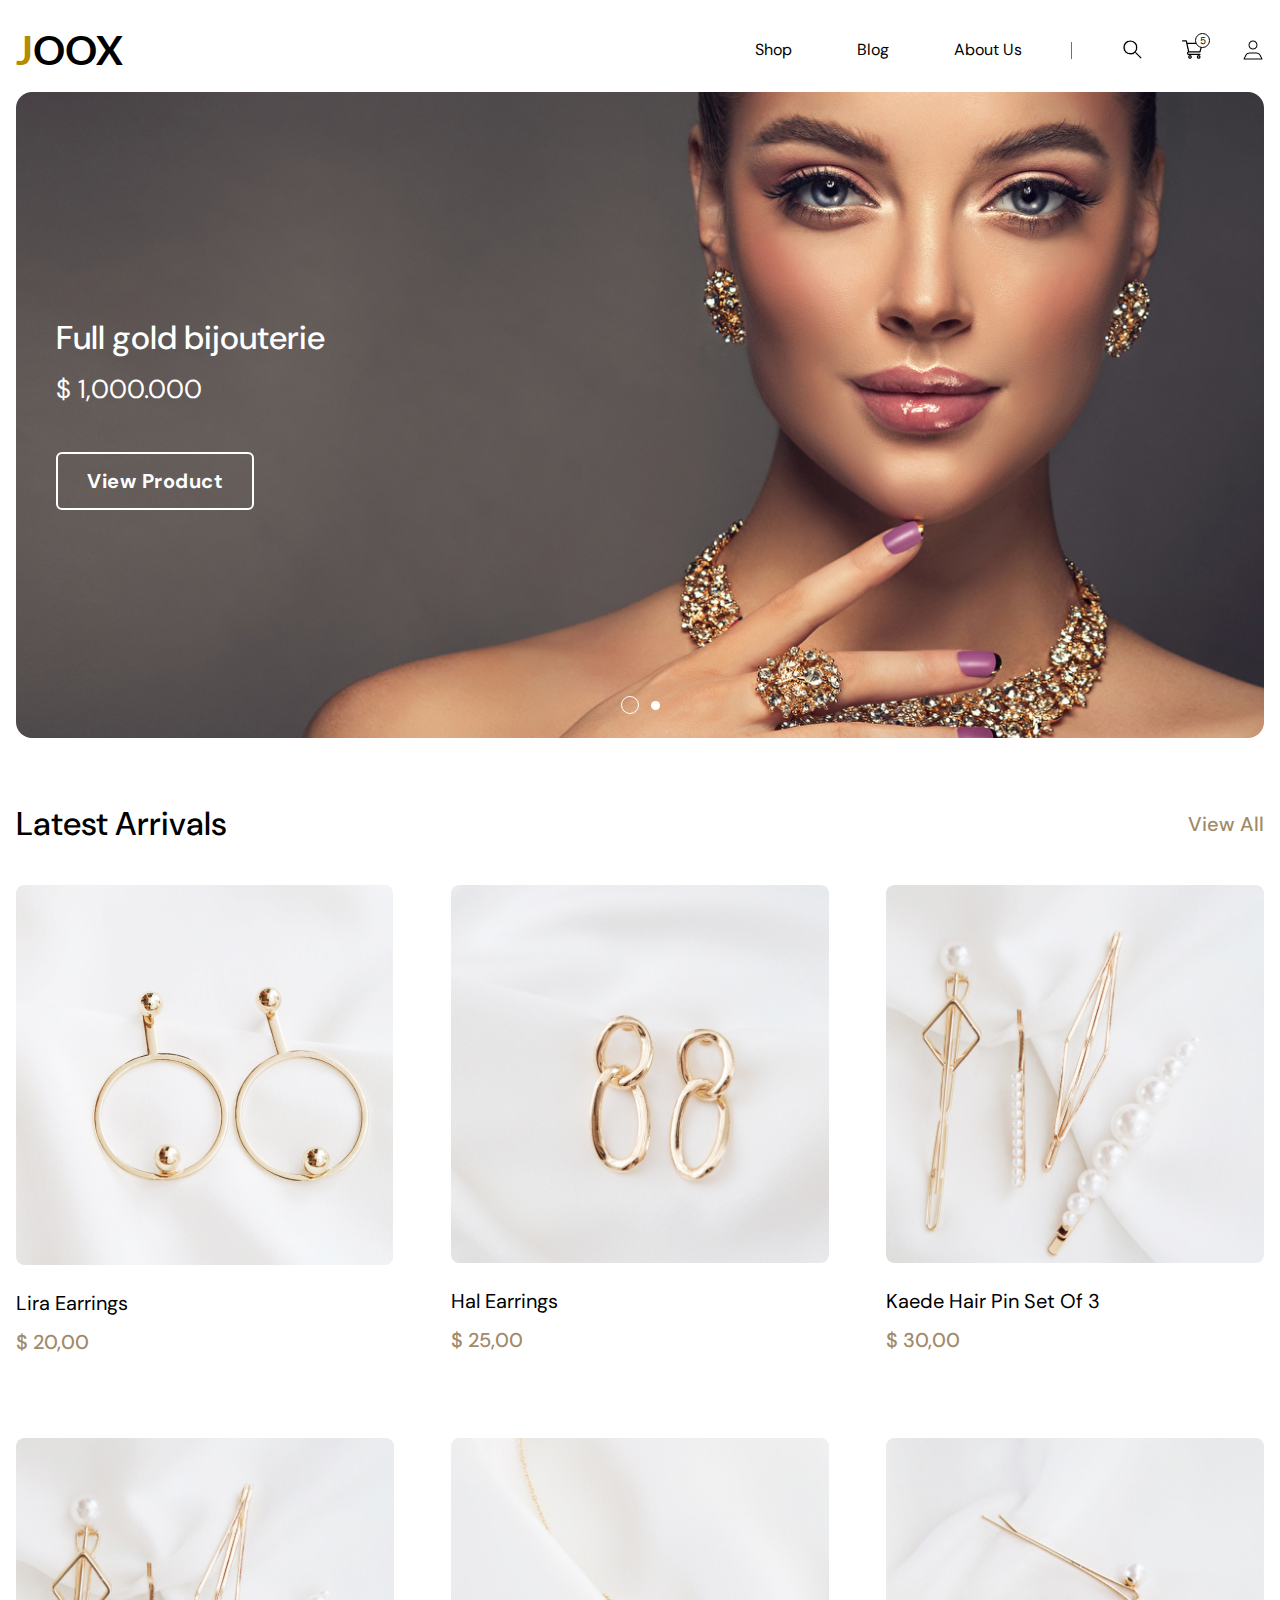
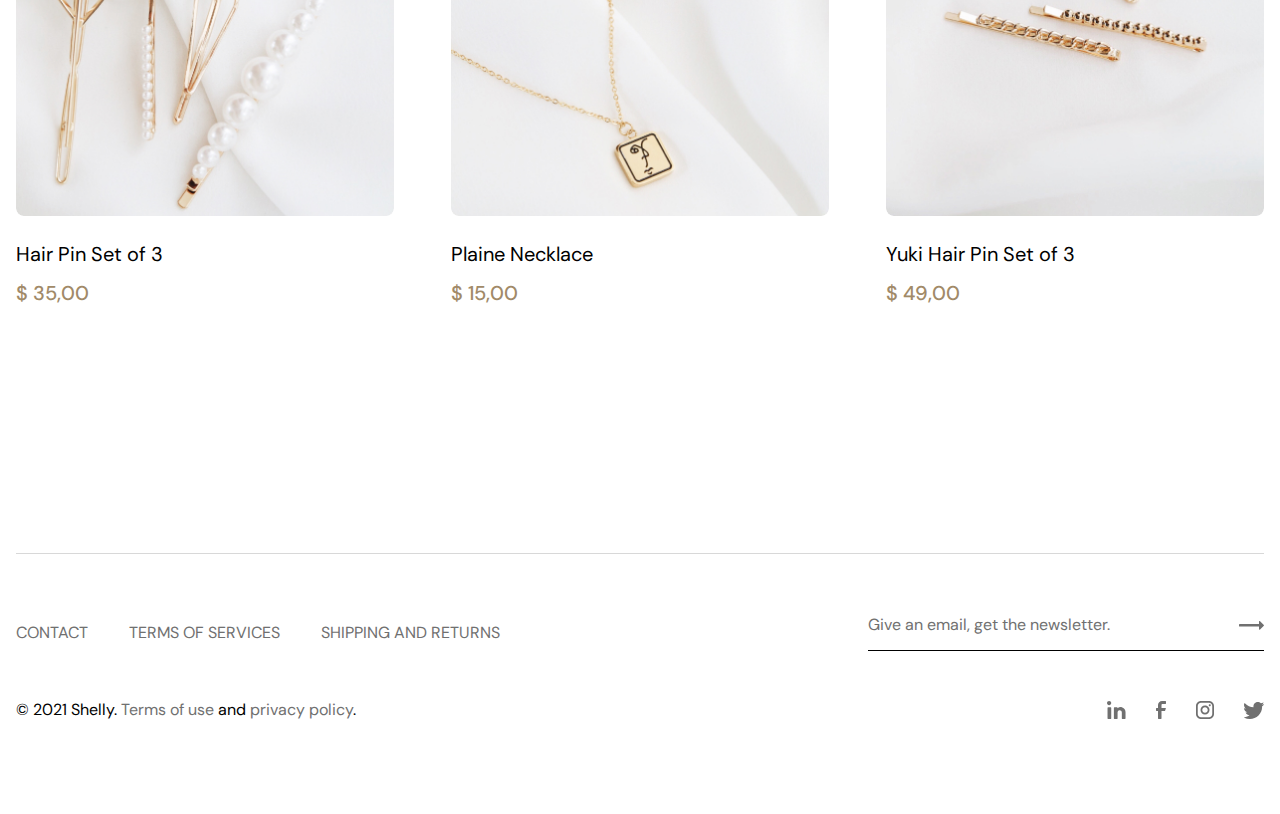
<file: index.html>
<!DOCTYPE html>
<html lang="en"> 
    <head>
        <title>JOOX | Clothes, shoes, accessories, bijouterie</title> 
        <link rel="stylesheet" href="css/styles.min.css" type="text/css">
        <link rel="shortcut icon" href="images/icons/favicon.ico">
        <meta charset="utf-8">
        <meta http-equiv="X-UA-Compatible" content="IE=edge"> 
        <meta name="format-detection" content="telephone=no"> 
		<meta name="viewport" content="width=device-width,initial-scale=1.0,maximum-scale=1.0,user-scalable=0"> 
    </head>
<body>

	<div class="wrapper">

        <main class="main">

            <header class="header">
                <div class="container">
                    <div class="header__wrapper">
                        <a href="index.html" class="header__logo logo">
                            <span>J</span>OOX
                        </a>
                        <div class="header__buttons">
                            <nav class="header__menu">

                                <div class="search-form__another">
                                    <input type="text" class="search-form__another-input" placeholder="Search...">
                                    <button class="search-form__another-button">
                                        <img src="images/icons/search.svg" alt="">
                                    </button>
                                </div>

                                <ul class="header__list">
                                    <li class="header__list-item header__list-item--hidden">
                                        <a href="index.html" class="header__link">Home</a>
                                    </li>
                                    <li class="header__list-item">
                                        <a href="shop.html" class="header__link">Shop</a>
                                    </li>
                                    <li class="header__list-item">
                                        <a href="blog-general.html" class="header__link">Blog</a>
                                    </li>
                                    <li class="header__list-item">
                                        <a href="about.html" class="header__link">About Us</a>
                                    </li>
                                    <li class="header__list-item header__list-item--hidden">
                                        <a href="#" class="header__link">Help</a>
                                    </li>
                                    <li class="header__list-item header__list-item--hidden">
                                        <a href="contact.html" class="header__link">Contact</a>
                                    </li>
                                    <li class="header__list-item header__list-item--hidden">
                                        <a href="#" class="header__link">Search</a>
                                    </li>
                                    <li class="header__list-item header__list-item--hidden">
                                        <a href="account.html" class="header__link">My account</a>
                                    </li>
                                    <li class="header__list-item header__list-item--hidden">
                                        <a href="#" class="header__link">Logout</a>
                                    </li>
                                </ul>
                            </nav>
                            <div class="header__navigation">
                                <a href="#" class="header__nav-link header__nav-link--search">
                                    <img src="images/icons/search.svg" alt="">
                                </a>
                                <a href="shopping-cart.html" class="header__nav-link header__nav-link--cart">
                                    <img src="images/icons/cart.svg" alt="">
                                    <span class="header__cart-items">5</span>
                                </a>
                                <a href="account.html" class="header__nav-link header__nav-link--account">
                                    <img src="images/icons/account.svg" alt="">
                                </a>

                                <div class="search-form search-form--home search-form--positioned">
                                    <input type="text" class="search-form__input" placeholder="Search...">
                                    <button class="search-form__button">
                                        <img src="images/icons/search.svg" alt="">
                                    </button>
                                </div>

                            </div>
                            <div class="header__hamburger-menu">
                                <span></span>
                            </div>
                        </div>
                    </div>
                </div>
            </header>

            <div class="bag">
                <div class="bag__title">Shopping bag</div>
                <div class="bag__items-number">5 items</div>
                <div class="bag__items">
                    <div class="bag__item">
                        <a href="#" class="bag__item-pic">
                            <img src="images/content/Img-02.jpg" alt="">
                        </a>
                        <div class="bag__item-body">
                            <div class="bag__item-top">
                                <div class="bag__item-info">
                                    <a href="#" class="bag__item-title">Lira Earrings</a>
                                    <div class="bag__item-material">Gold / Medium</div>
                                    <div class="bag__item-price">$ 20,00</div>
                                </div>
                                <button class="bag__item-discard">
                                    <img src="images/icons/cross.svg" alt="">
                                </button>
                            </div>
                            <div class="bag__item-bottom">
                                <div class="bag__item-qty">QTY:</div>
                                <div class="bag__item-number">
                                    <input type="number" min="1" value="1" class="bag__item-input">
                                </div>
                            </div>
                        </div>
                    </div>
                    <div class="bag__item">
                        <a href="#" class="bag__item-pic">
                            <img src="images/content/Img-03.jpg" alt="">
                        </a>
                        <div class="bag__item-body">
                            <div class="bag__item-top">
                                <div class="bag__item-info">
                                    <a href="#" class="bag__item-title">Hal Earrings</a>
                                    <div class="bag__item-material">Gold / Medium</div>
                                    <div class="bag__item-price">$ 25,00</div>
                                </div>
                                <button class="bag__item-discard">
                                    <img src="images/icons/cross.svg" alt="">
                                </button>
                            </div>
                            <div class="bag__item-bottom">
                                <div class="bag__item-qty">QTY:</div>
                                <div class="bag__item-number">
                                    <input type="number" min="1" value="1" class="bag__item-input">
                                </div>
                            </div>
                        </div>
                    </div>
                    <div class="bag__item">
                        <a href="#" class="bag__item-pic">
                            <img src="images/content/Img-04.jpg" alt="">
                        </a>
                        <div class="bag__item-body">
                            <div class="bag__item-top">
                                <div class="bag__item-info">
                                    <a href="#" class="bag__item-title">Kaede Hair Pin Set Of 3</a>
                                    <div class="bag__item-material">Gold / Medium</div>
                                    <div class="bag__item-price">$ 18,00</div>
                                </div>
                                <button class="bag__item-discard">
                                    <img src="images/icons/cross.svg" alt="">
                                </button>
                            </div>
                            <div class="bag__item-bottom">
                                <div class="bag__item-qty">QTY:</div>
                                <div class="bag__item-number">
                                    <input type="number" min="1" value="1" class="bag__item-input">
                                </div>
                            </div>
                        </div>
                    </div>
                    <div class="bag__item">
                        <a href="#" class="bag__item-pic">
                            <img src="images/content/Img-05.jpg" alt="">
                        </a>
                        <div class="bag__item-body">
                            <div class="bag__item-top">
                                <div class="bag__item-info">
                                    <a href="#" class="bag__item-title">Hair Pin Set of 3</a>
                                    <div class="bag__item-material">Gold / Medium</div>
                                    <div class="bag__item-price">$ 39,00</div>
                                </div>
                                <button class="bag__item-discard">
                                    <img src="images/icons/cross.svg" alt="">
                                </button>
                            </div>
                            <div class="bag__item-bottom">
                                <div class="bag__item-qty">QTY:</div>
                                <div class="bag__item-number">
                                    <input type="number" min="1" value="1" class="bag__item-input">
                                </div>
                            </div>
                        </div>
                    </div>
                    <div class="bag__item">
                        <a href="#" class="bag__item-pic">
                            <img src="images/content/Img-06.jpg" alt="">
                        </a>
                        <div class="bag__item-body">
                            <div class="bag__item-top">
                                <div class="bag__item-info">
                                    <a href="#" class="bag__item-title">Plaine Necklace</a>
                                    <div class="bag__item-material">Gold / Medium</div>
                                    <div class="bag__item-price">$ 14,00</div>
                                </div>
                                <button class="bag__item-discard">
                                    <img src="images/icons/cross.svg" alt="">
                                </button>
                            </div>
                            <div class="bag__item-bottom">
                                <div class="bag__item-qty">QTY:</div>
                                <div class="bag__item-number">
                                    <input type="number" min="1" value="1" class="bag__item-input">
                                </div>
                            </div>
                        </div>
                    </div>
                </div>
                <div class="bag__total">
                    <div class="bag__total-text">Subtotal (5 items)</div>
                    <div class="bag__total-price">$ 100,00</div>
                </div>
                <a href="shopping-cart.html" class="bag__button">View cart</a>
            </div>

            <div class="buttons">
                <div class="container">
                    <div class="buttons__wrapper swiper">
                        <div class="swiper-wrapper">
                            <a href="#" class="buttons__item swiper-slide">Earrings</a>
                            <a href="#" class="buttons__item swiper-slide">Necklace</a>
                            <a href="#" class="buttons__item swiper-slide">Earrings</a>
                        </div>
                    </div>
                </div>
            </div>

            <section class="hero">
                <div class="container">
                    <div class="hero__wrapper">
                        <div class="hero__slider swiper">
                            <div class="swiper-wrapper">
                                <div class="swiper-slide">
                                    <div class="hero__slide" style="background-image: url('images/content/hero-1.jpg');">
                                        <div class="hero__slide-body">
                                            <a href="#" class="hero__slide-title">Full gold bijouterie</a>
                                            <div class="hero__slide-price">$ 1,000.000</div>
                                            <a href="#" class="hero__slide-button button">View Product</a>
                                        </div>
                                    </div>
                                </div>
                                <div class="swiper-slide">
                                    <div class="hero__slide" style="background-image: url('images/content/hero-2.png');">
                                        <div class="hero__slide-body hero__slide-body--black">
                                            <a href="#" class="hero__slide-title">Aphrodite earrings</a>
                                            <div class="hero__slide-price">$ 333.000</div>
                                            <a href="#" class="hero__slide-button button">View Product</a>
                                        </div>
                                    </div>
                                </div>
                                
                            </div>
                            <div class="swiper-pagination"></div>
                        </div>
                    </div>
                </div>
            </section>

            <section class="latest">
                <div class="container">
                    <div class="latest__top">
                        <div class="latest__title section-title">Latest arrivals</div>
                        <a href="#" class="latest__all">View all</a>
                    </div>
                    <div class="latest__bottom">
                        <div class="product-item">
                            <div class="product-item__pic">
                                <div class="product-item__img">
                                    <img src="images/content/pi-1.jpg" alt="">
                                </div>
                                <div class="product-item__buttons">
                                    <a href="#" class="product-item__button">
                                        <img src="images/icons/cart.svg" alt="">
                                    </a>
                                    <a href="product.html" class="product-item__button">
                                        <img src="images/icons/eye.svg" alt="">
                                    </a>
                                    <a href="#" class="product-item__button">
                                        <img src="images/icons/heart.svg" alt="">
                                    </a>
                                </div>
                            </div>
                            <div class="product-item__body">
                                <a href="product.html" class="product-item__title">Lira Earrings</a>
                                <div class="product-item__price">$ 20,00</div>
                            </div>
                        </div>
                        <div class="product-item">
                            <div class="product-item__pic">
                                <div class="product-item__img">
                                    <img src="images/content/Img-07.jpg" alt="">
                                </div>
                                <div class="product-item__buttons">
                                    <a href="#" class="product-item__button">
                                        <img src="images/icons/cart.svg" alt="">
                                    </a>
                                    <a href="#" class="product-item__button">
                                        <img src="images/icons/eye.svg" alt="">
                                    </a>
                                    <a href="#" class="product-item__button">
                                        <img src="images/icons/heart.svg" alt="">
                                    </a>
                                </div>
                            </div>
                            <div class="product-item__body">
                                <a href="#" class="product-item__title">Hal Earrings</a>
                                <div class="product-item__price">$ 25,00</div>
                            </div>
                        </div>
                        <div class="product-item product-item--wide">
                            <div class="product-item__pic">
                                <div class="product-item__img">
                                    <img src="images/content/Img-05.jpg" alt="">
                                </div>
                                <div class="product-item__buttons">
                                    <a href="#" class="product-item__button">
                                        <img src="images/icons/cart.svg" alt="">
                                    </a>
                                    <a href="#" class="product-item__button">
                                        <img src="images/icons/eye.svg" alt="">
                                    </a>
                                    <a href="#" class="product-item__button">
                                        <img src="images/icons/heart.svg" alt="">
                                    </a>
                                </div>
                            </div>
                            <div class="product-item__body">
                                <a href="#" class="product-item__title">Kaede Hair Pin Set Of 3</a>
                                <div class="product-item__price">$ 30,00</div>
                            </div>
                        </div>
                        <div class="product-item">
                            <div class="product-item__pic">
                                <div class="product-item__img">
                                    <img src="images/content/Img-05.jpg" alt="">
                                </div>
                                <div class="product-item__buttons">
                                    <a href="#" class="product-item__button">
                                        <img src="images/icons/cart.svg" alt="">
                                    </a>
                                    <a href="#" class="product-item__button">
                                        <img src="images/icons/eye.svg" alt="">
                                    </a>
                                    <a href="#" class="product-item__button">
                                        <img src="images/icons/heart.svg" alt="">
                                    </a>
                                </div>
                            </div>
                            <div class="product-item__body">
                                <a href="#" class="product-item__title">Hair Pin Set of 3</a>
                                <div class="product-item__price">$ 35,00</div>
                            </div>
                        </div>
                        <div class="product-item">
                            <div class="product-item__pic">
                                <div class="product-item__img">
                                    <img src="images/content/Img-06.jpg" alt="">
                                </div>
                                <div class="product-item__buttons">
                                    <a href="#" class="product-item__button">
                                        <img src="images/icons/cart.svg" alt="">
                                    </a>
                                    <a href="#" class="product-item__button">
                                        <img src="images/icons/eye.svg" alt="">
                                    </a>
                                    <a href="#" class="product-item__button">
                                        <img src="images/icons/heart.svg" alt="">
                                    </a>
                                </div>
                            </div>
                            <div class="product-item__body">
                                <a href="#" class="product-item__title">Plaine Necklace</a>
                                <div class="product-item__price">$ 15,00</div>
                            </div>
                        </div>
                        <div class="product-item">
                            <div class="product-item__pic">
                                <div class="product-item__img">
                                    <img src="images/content/Img-03.jpg" alt="">
                                </div>
                                <div class="product-item__buttons">
                                    <a href="#" class="product-item__button">
                                        <img src="images/icons/cart.svg" alt="">
                                    </a>
                                    <a href="#" class="product-item__button">
                                        <img src="images/icons/eye.svg" alt="">
                                    </a>
                                    <a href="#" class="product-item__button">
                                        <img src="images/icons/heart.svg" alt="">
                                    </a>
                                </div>
                            </div>
                            <div class="product-item__body">
                                <a href="#" class="product-item__title">Yuki Hair Pin Set of 3</a>
                                <div class="product-item__price">$ 49,00</div>
                            </div>
                        </div>
                    </div>
                </div>
            </section>

        </main>

        <footer class="footer">
            <div class="container">
                <div class="footer__wrapper">
                    <div class="footer__top">
                        <ul class="footer__menu">
                            <li class="footer__list-item">
                                <a href="contact.html" class="footer__menu-link">Contact</a>
                            </li>
                            <li class="footer__list-item">
                                <a href="#" class="footer__menu-link">Terms of services</a>
                            </li>
                            <li class="footer__list-item">
                                <a href="#" class="footer__menu-link">Shipping and returns</a>
                            </li>
                        </ul>
                        <form action="#" class="footer__subscribe">
                            <div class="footer__box">
                            <input type="text" class="footer__input" placeholder="Give an email, get the newsletter.">
                            <button type="submit" class="footer__button">
                                <img src="images/icons/arrow-right.svg" alt="">
                            </button>
                            </div>
                        </form>
                    </div>
                    <div class="footer__bottom">
                        <div class="footer__copyright">© 2021 Shelly. <a href="#">Terms of use</a> and <a href="privacy.html">privacy policy</a>.</div>
                        <div class="footer__social">
                            <a href="#" class="footer__social-link">
                                <img src="images/icons/in.svg" alt="">
                            </a>
                            <a href="#" class="footer__social-link">
                                <img src="images/icons/f.svg" alt="">
                            </a>
                            <a href="#" class="footer__social-link">
                                <img src="images/icons/ig.svg" alt="">
                            </a>
                            <a href="#" class="footer__social-link">
                                <img src="images/icons/twi.svg" alt="">
                            </a>
                        </div>
                    </div>
                </div>
            </div>
        </footer>


	</div>


    

<script src="js/main.min.js"></script>

</body>
 </html>
</file>
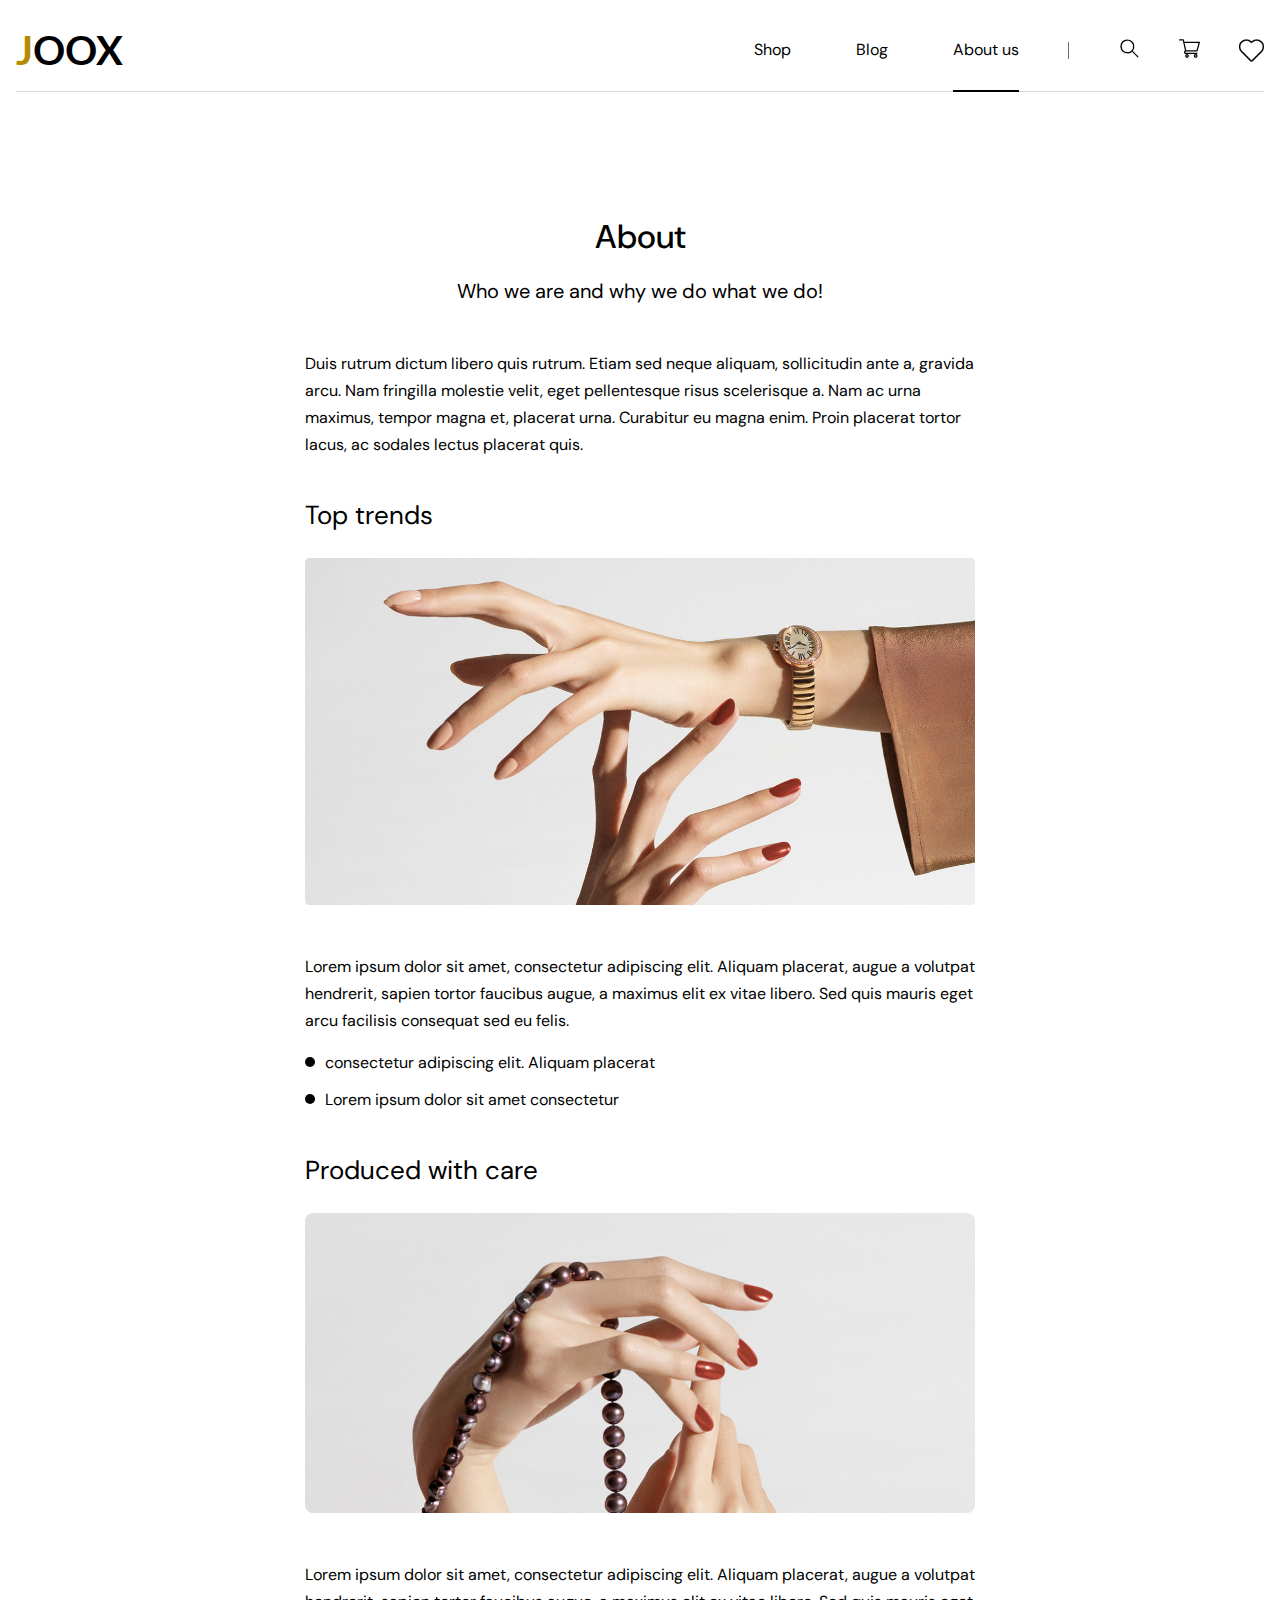
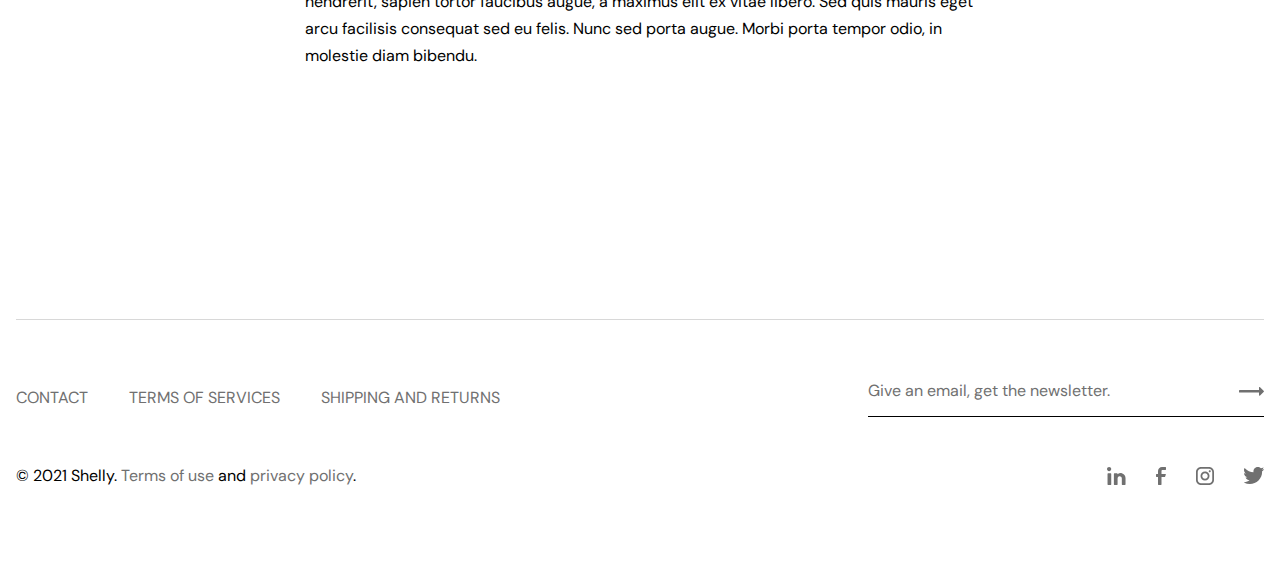
<file: about.html>
<!DOCTYPE html>
<html lang="en"> 
    <head>
        <title>About us | JOOX</title> 
        <link rel="stylesheet" href="css/styles.min.css" type="text/css">
        <link rel="shortcut icon" href="images/icons/favicon.ico">
        <meta charset="utf-8">
        <meta http-equiv="X-UA-Compatible" content="IE=edge"> 
        <meta name="format-detection" content="telephone=no"> 
		<meta name="viewport" content="width=device-width,initial-scale=1.0,maximum-scale=1.0,user-scalable=0"> 
    </head>
<body>

	<div class="wrapper">

        <main class="main">

            <header class="header header--mod">
                <div class="container">
                    <div class="header__wrapper">
                        <a href="index.html" class="header__logo logo">
                            <span>J</span>OOX
                        </a>
                        <div class="header__buttons">
                            <nav class="header__menu">
                                <ul class="header__list">
                                    <li class="header__list-item">
                                        <a href="shop.html" class="header__link">Shop</a>
                                    </li>
                                    <li class="header__list-item">
                                        <a href="blog-general.html" class="header__link">Blog</a>
                                    </li>
                                    <li class="header__list-item">
                                        <a href="about.html" class="header__link header__link--active">About us</a>
                                    </li>
                                </ul>
                            </nav>
                            <div class="header__navigation">
                                <a href="#" class="header__nav-link header__nav-link--search">
                                    <img src="images/icons/search.svg" alt="">
                                </a>
                                <a href="shopping-cart.html" class="header__nav-link">
                                    <img src="images/icons/cart.svg" alt="">
                                </a>
                                <a href="#" class="header__nav-link">
                                    <img src="images/icons/heart.svg" alt="">
                                </a>
                                <div class="search-form search-form--positioned">
                                    <input type="text" class="search-form__input" placeholder="Search...">
                                    <button class="search-form__button">
                                        <img src="images/icons/search.svg" alt="">
                                    </button>
                                </div>
                            </div>
                            <div class="header__hamburger-menu">
                                <span></span>
                            </div>
                        </div>
                    </div>
                </div>
            </header>

            <section class="about">
                <div class="container">
                    <div class="about__wrapper">
                        <div class="about__title page-title">About</div>
                        <div class="about__sub-title">Who we are and why we do what we do!</div>
                        <div class="about__text usual-text">Duis rutrum dictum libero quis rutrum. Etiam sed neque aliquam, sollicitudin ante a, gravida arcu. Nam fringilla
                        molestie velit, eget pellentesque risus scelerisque a. Nam ac urna maximus, tempor magna et, placerat urna. Curabitur eu
                        magna enim. Proin placerat tortor lacus, ac sodales lectus placerat quis.</div>
                        <div class="about__smaller-title">Top trends</div>
                        <div class="about__pic"><img src="images/content/blog-single-1.jpg" alt=""></div>
                        <div class="about__text usual-text">Lorem ipsum dolor sit amet, consectetur adipiscing elit. Aliquam placerat, augue a volutpat hendrerit, sapien tortor
                        faucibus augue, a maximus elit ex vitae libero. Sed quis mauris eget arcu facilisis consequat sed eu felis.
                        <ul>
                            <li>consectetur adipiscing elit. Aliquam placerat</li>
                            <li>Lorem ipsum dolor sit amet consectetur</li>
                        </ul>
                        </div>
                        <div class="about__smaller-title">Produced with care</div>
                        <div class="about__pic"><img src="images/content/about-01.jpg" alt=""></div>
                        <div class="about__text usual-text">Lorem ipsum dolor sit amet, consectetur adipiscing elit. Aliquam placerat, augue a volutpat hendrerit, sapien tortor
                        faucibus augue, a maximus elit ex vitae libero. Sed quis mauris eget arcu facilisis consequat sed eu felis. Nunc sed porta augue. Morbi porta tempor odio, in molestie diam bibendu.</div>
                    </div>
                </div>
            </section>

        </main>

        <footer class="footer">
            <div class="container">
                <div class="footer__wrapper">
                    <div class="footer__top">
                        <ul class="footer__menu">
                            <li class="footer__list-item">
                                <a href="#" class="footer__menu-link">Contact</a>
                            </li>
                            <li class="footer__list-item">
                                <a href="#" class="footer__menu-link">Terms of services</a>
                            </li>
                            <li class="footer__list-item">
                                <a href="#" class="footer__menu-link">Shipping and returns</a>
                            </li>
                        </ul>
                        <form action="#" class="footer__subscribe">
                            <div class="footer__box">
                            <input type="text" class="footer__input" placeholder="Give an email, get the newsletter.">
                            <button type="submit" class="footer__button">
                                <img src="images/icons/arrow-right.svg" alt="">
                            </button>
                            </div>
                        </form>
                    </div>
                    <div class="footer__bottom">
                        <div class="footer__copyright">© 2021 Shelly. <a href="#">Terms of use</a> and <a href="#">privacy policy</a>.</div>
                        <div class="footer__social">
                            <a href="#" class="footer__social-link">
                                <img src="images/icons/in.svg" alt="">
                            </a>
                            <a href="#" class="footer__social-link">
                                <img src="images/icons/f.svg" alt="">
                            </a>
                            <a href="#" class="footer__social-link">
                                <img src="images/icons/ig.svg" alt="">
                            </a>
                            <a href="#" class="footer__social-link">
                                <img src="images/icons/twi.svg" alt="">
                            </a>
                        </div>
                    </div>
                </div>
            </div>
        </footer>


	</div>


    

<script src="js/main.min.js"></script>

</body>
 </html>
</file>
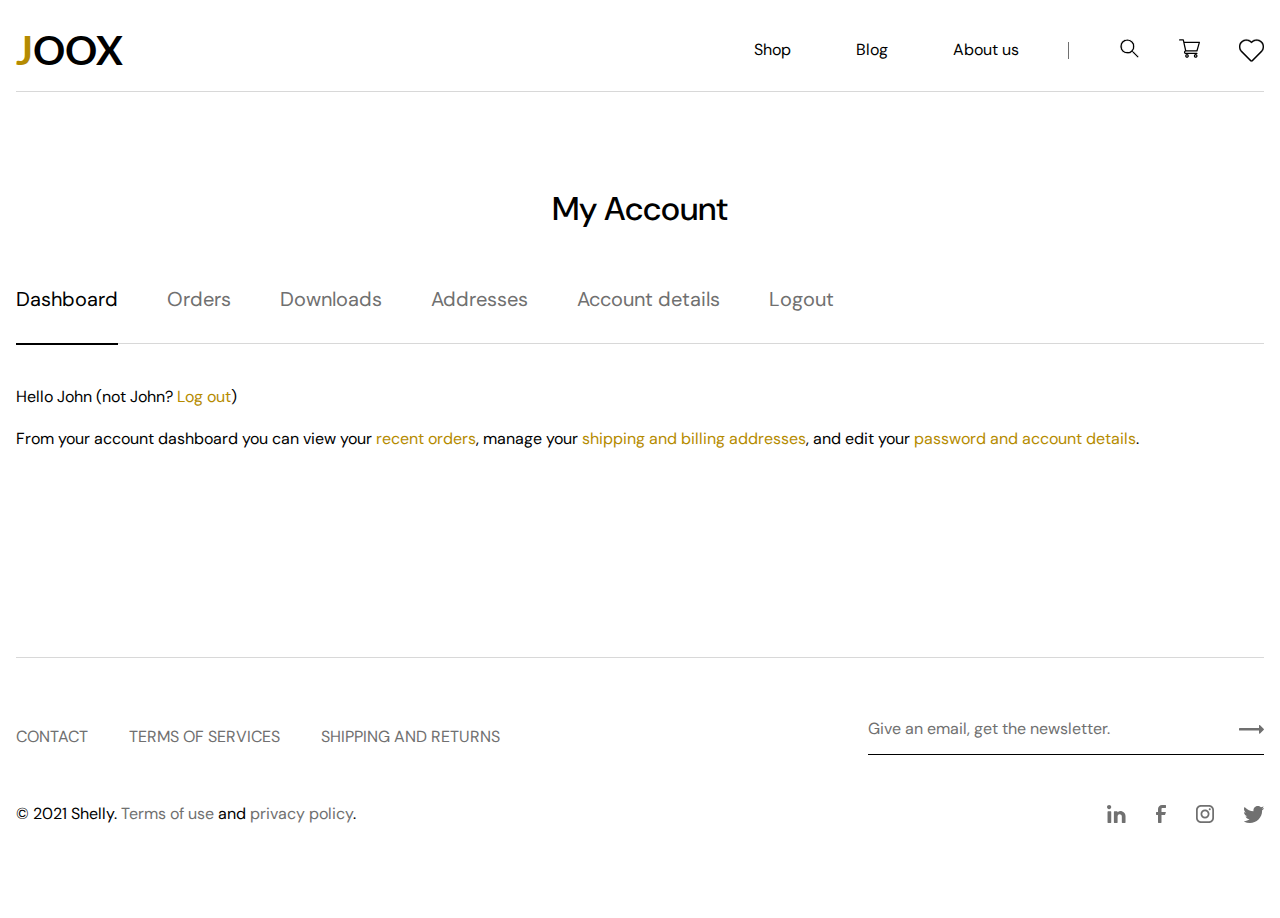
<file: account-authorized.html>
<!DOCTYPE html>
<html lang="en"> 
    <head>
        <title>Your account | JOOX</title> 
        <link rel="stylesheet" href="css/styles.min.css" type="text/css">
        <link rel="shortcut icon" href="images/icons/favicon.ico">
        <meta charset="utf-8">
        <meta http-equiv="X-UA-Compatible" content="IE=edge"> 
        <meta name="format-detection" content="telephone=no"> 
		<meta name="viewport" content="width=device-width,initial-scale=1.0,maximum-scale=1.0,user-scalable=0"> 
    </head>
<body>

	<div class="wrapper">

        <main class="main">

            <header class="header header--mod">
                <div class="container">
                    <div class="header__wrapper">
                        <a href="index.html" class="header__logo logo">
                            <span>J</span>OOX
                        </a>
                        <div class="header__buttons">
                            <nav class="header__menu">
                                <ul class="header__list">
                                    <li class="header__list-item">
                                        <a href="shop.html" class="header__link">Shop</a>
                                    </li>
                                    <li class="header__list-item">
                                        <a href="blog-general.html" class="header__link">Blog</a>
                                    </li>
                                    <li class="header__list-item">
                                        <a href="about.html" class="header__link">About us</a>
                                    </li>
                                </ul>
                            </nav>
                            <div class="header__navigation">
                                <a href="#" class="header__nav-link header__nav-link--search">
                                    <img src="images/icons/search.svg" alt="">
                                </a>
                                <a href="shopping-cart.html" class="header__nav-link">
                                    <img src="images/icons/cart.svg" alt="">
                                </a>
                                <a href="#" class="header__nav-link">
                                    <img src="images/icons/heart.svg" alt="">
                                </a>
                                <div class="search-form search-form--positioned">
                                    <input type="text" class="search-form__input" placeholder="Search...">
                                    <button class="search-form__button">
                                        <img src="images/icons/search.svg" alt="">
                                    </button>
                                </div>
                            </div>
                            <div class="header__hamburger-menu">
                                <span></span>
                            </div>
                        </div>
                    </div>
                </div>
            </header>

            <section class="personal">
                <div class="container">
                    <div class="personal__wrapper">
                        <div class="personal__title page-title">My Account</div>
                        <div class="personal__tabs">
                            <div class="personal__tabs-triggers">
                                        <a href="#dashboard" class="personal__tabs-trigger personal__tabs-trigger--active">Dashboard</a>
                                        <a href="#orders" class="personal__tabs-trigger">Orders</a>
                                        <a href="#downloads" class="personal__tabs-trigger">Downloads</a>
                                        <a href="#addresses" class="personal__tabs-trigger">Addresses</a>
                                        <a href="#details" class="personal__tabs-trigger">Account details</a>
                                        <a href="#logout" class="personal__tabs-trigger">Logout</a>
                            </div>
                            <div class="personal__tabs-triggers personal__tabs-triggers--mobile swiper">
                                    <div class="swiper-wrapper">
                                        <a href="#dashboard" class="swiper-slide personal__tabs-trigger personal__tabs-trigger--active">Dashboard</a>
                                        <a href="#orders" class="swiper-slide personal__tabs-trigger">Orders</a>
                                        <a href="#downloads" class="swiper-slide personal__tabs-trigger">Downloads</a>
                                        <a href="#addresses" class="swiper-slide personal__tabs-trigger">Addresses</a>
                                        <a href="#details" class="swiper-slide personal__tabs-trigger">Account details</a>
                                        <a href="#logout" class="swiper-slide personal__tabs-trigger">Logout</a>
                                    </div>
                                <div class="swiper-button-prev"></div>
                                <div class="swiper-button-next"></div>
                            </div>
                            <div class="personal__tabs-contents">

                                <div id="dashboard" class="personal__tabs-content personal__tabs-content--active personal__dashboard">
                                    <div class="personal__text">
                                        <p>
                                            Hello John (not John? <a class="personal__link" href="#">Log out</a>)
                                        </p>
                                        <p>
                                        From your account dashboard you can view your <a class="personal__link" href="#">recent orders</a>, manage your <a class="personal__link" href="#">shipping and billing addresses</a>, and edit your
                                        <a class="personal__link" href="#">password and account details</a>.
                                        </p>
                                    </div>
                                </div>
                                
                                <div id="orders" class="personal__tabs-content personal__orders">
                                    
                                    <div class="notification hidden">
                                        <div class="container">
                                            <div class="notification-wrapper">
                                                <div class="notification-box">
                                                    <div class="notification-msg">No order has been made yet.</div>
                                                    <a href="#" class="notification-btn">BROWSE PRODUCT</a>
                                                </div>
                                            </div>
                                        </div>
                                    </div>

                                    <table class="personal__orders-table">
                                        <thead>
                                            <tr>
                                                <th>order number</th>
                                                <th class="personal__orders-table-date">date</th>
                                                <th class="personal__orders-table-status">Status</th>
                                                <th class="personal__orders-table-total">total</th>
                                                <th>actions</th>
                                            </tr>
                                        </thead>
                                        <tbody>
                                            <tr>
                                                <td>7643980998990</td>
                                                <td class="personal__orders-table-date">October 8,2021</td>
                                                <td class="personal__orders-table-status">Delivered</td>
                                                <td class="personal__orders-table-total">$ 105</td>
                                                <td><a class="personal__link" href="#">View Order</a></td>
                                            </tr>
                                            <tr>
                                                <td>7643980998990</td>
                                                <td class="personal__orders-table-date">October 8,2021</td>
                                                <td class="personal__orders-table-status">Delivered</td>
                                                <td class="personal__orders-table-total">$ 105</td>
                                                <td><a class="personal__link" href="#">View Order</a></td>
                                            </tr>
                                            <tr>
                                                <td>7643980998990</td>
                                                <td class="personal__orders-table-date">October 8,2021</td>
                                                <td class="personal__orders-table-status">Processing</td>
                                                <td class="personal__orders-table-total">$ 105</td>
                                                <td><a class="personal__link" href="#">View Order</a></td>
                                            </tr>
                                        </tbody>
                                    </table>

                                    <div class="personal__mobile-table">
                                        <div class="personal__mobile-table-row">
                                            <div class="personal__orders-table-name">order number</div>
                                            <div class="personal__orders-table-value">7643980998990</div>
                                        </div>
                                        <div class="personal__mobile-table-row">
                                            <div class="personal__orders-table-name">date</div>
                                            <div class="personal__orders-table-value">October 8,2021</div>
                                        </div>
                                        <div class="personal__mobile-table-row">
                                            <div class="personal__orders-table-name">status</div>
                                            <div class="personal__orders-table-value">Delivered</div>
                                        </div>
                                        <div class="personal__mobile-table-row">
                                            <div class="personal__orders-table-name">total</div>
                                            <div class="personal__orders-table-value">$ 105</div>
                                        </div>
                                        <div class="personal__mobile-table-row">
                                            <div class="personal__orders-table-name">actions</div>
                                            <div class="personal__orders-table-value"><a class="personal__link" href="#">View Order</a></div>
                                        </div>
                                    </div>
                                    <div class="personal__mobile-table">
                                        <div class="personal__mobile-table-row">
                                            <div class="personal__orders-table-name">order number</div>
                                            <div class="personal__orders-table-value">7643980998990</div>
                                        </div>
                                        <div class="personal__mobile-table-row">
                                            <div class="personal__orders-table-name">date</div>
                                            <div class="personal__orders-table-value">October 8,2021</div>
                                        </div>
                                        <div class="personal__mobile-table-row">
                                            <div class="personal__orders-table-name">status</div>
                                            <div class="personal__orders-table-value">Delivered</div>
                                        </div>
                                        <div class="personal__mobile-table-row">
                                            <div class="personal__orders-table-name">total</div>
                                            <div class="personal__orders-table-value">$ 105</div>
                                        </div>
                                        <div class="personal__mobile-table-row">
                                            <div class="personal__orders-table-name">actions</div>
                                            <div class="personal__orders-table-value"><a class="personal__link" href="#">View Order</a></div>
                                        </div>
                                    </div>

                                </div>
                                
                                <div id="downloads" class="personal__tabs-content personal__downloads">
                                    
                                    <div class="notification hidden">
                                        <div class="container">
                                            <div class="notification-wrapper">
                                                <div class="notification-box">
                                                    <div class="notification-msg">No downloads available yet.</div>
                                                    <a href="#" class="notification-btn">BROWSE PRODUCT</a>
                                                </div>
                                            </div>
                                        </div>
                                    </div>

                                    <table class="personal__orders-table">
                                        <thead>
                                            <tr>
                                                <th>order number</th>
                                                <th class="personal__orders-table-date">date</th>
                                                <th class="personal__orders-table-status">Status</th>
                                                <th class="personal__orders-table-total">total</th>
                                                <th>actions</th>
                                            </tr>
                                        </thead>
                                        <tbody>
                                            <tr>
                                                <td>7643980998990</td>
                                                <td class="personal__orders-table-date">October 8,2021</td>
                                                <td class="personal__orders-table-status">Delivered</td>
                                                <td class="personal__orders-table-total">$ 105</td>
                                                <td>
                                                    <a class="personal__link" href="#">View Order</a>
                                                    <a class="personal__link" href="#">Download</a>
                                                </td>
                                            </tr>
                                            <tr>
                                                <td>7643980998990</td>
                                                <td class="personal__orders-table-date">October 8,2021</td>
                                                <td class="personal__orders-table-status">Delivered</td>
                                                <td class="personal__orders-table-total">$ 105</td>
                                                <td>
                                                    <a class="personal__link" href="#">View Order</a>
                                                    <a class="personal__link" href="#">Download</a>
                                                </td>
                                            </tr>
                                            <tr>
                                                <td>7643980998990</td>
                                                <td class="personal__orders-table-date">October 8,2021</td>
                                                <td class="personal__orders-table-status">Processing</td>
                                                <td class="personal__orders-table-total">$ 105</td>
                                                <td>
                                                    <a class="personal__link" href="#">View Order</a>
                                                    <a class="personal__link" href="#">Download</a>
                                                </td>
                                            </tr>
                                        </tbody>
                                    </table>

                                    <div class="personal__mobile-table">
                                        <div class="personal__mobile-table-row">
                                            <div class="personal__orders-table-name">order number</div>
                                            <div class="personal__orders-table-value">7643980998990</div>
                                        </div>
                                        <div class="personal__mobile-table-row">
                                            <div class="personal__orders-table-name">date</div>
                                            <div class="personal__orders-table-value">October 8,2021</div>
                                        </div>
                                        <div class="personal__mobile-table-row">
                                            <div class="personal__orders-table-name">status</div>
                                            <div class="personal__orders-table-value">Delivered</div>
                                        </div>
                                        <div class="personal__mobile-table-row">
                                            <div class="personal__orders-table-name">total</div>
                                            <div class="personal__orders-table-value">$ 105</div>
                                        </div>
                                        <div class="personal__mobile-table-row">
                                            <div class="personal__orders-table-name">actions</div>
                                            <div class="personal__orders-table-value">
                                                <a class="personal__link" href="#">View Order</a>
                                                <a class="personal__link" href="#">Download</a>
                                            </div>
                                        </div>
                                    </div>
                                    <div class="personal__mobile-table">
                                        <div class="personal__mobile-table-row">
                                            <div class="personal__orders-table-name">order number</div>
                                            <div class="personal__orders-table-value">7643980998990</div>
                                        </div>
                                        <div class="personal__mobile-table-row">
                                            <div class="personal__orders-table-name">date</div>
                                            <div class="personal__orders-table-value">October 8,2021</div>
                                        </div>
                                        <div class="personal__mobile-table-row">
                                            <div class="personal__orders-table-name">status</div>
                                            <div class="personal__orders-table-value">Delivered</div>
                                        </div>
                                        <div class="personal__mobile-table-row">
                                            <div class="personal__orders-table-name">total</div>
                                            <div class="personal__orders-table-value">$ 105</div>
                                        </div>
                                        <div class="personal__mobile-table-row">
                                            <div class="personal__orders-table-name">actions</div>
                                            <div class="personal__orders-table-value">
                                                <a class="personal__link" href="#">View Order</a>
                                                <a class="personal__link" href="#">Download</a>
                                            </div>
                                        </div>
                                    </div>

                                </div>
                                
                                <div id="addresses" class="personal__tabs-content personal__addresses">
                                    <div class="personal__text">
                                        The following addresses will be used on the checkout page by default.
                                    </div>
                                    <div class="personal__addresses-columns">
                                        <div class="personal__addresses-billing">
                                            <div class="personal__addresses-column-title">Billing address</div>
                                            <a href="#" class="personal__link personal__link--billing">ADD</a>
                                            <div class="personal__smaller-text">You have not set up this type of address yet.</div>
                                            <form action="#" class="personal__addresses-form hidden">
                                                <div class="personal__addresses-row">
                                                    <div class="personal__addresses-input-box">
                                                        <input type="text" class="personal__addresses-input basic-input" placeholder="First name *">
                                                    </div>
                                                    <div class="personal__addresses-input-box">
                                                        <input type="text" class="personal__addresses-input basic-input" placeholder="Last name *">
                                                    </div>
                                                </div>
                                                <div class="personal__addresses-input-box">
                                                    <input type="text" class="personal__addresses-input basic-input" placeholder="Company Name">
                                                </div>
                                                <div class="personal__addresses-input-box">
                                                    <input type="text" class="personal__addresses-input basic-input" placeholder="Country *">
                                                </div>
                                                <div class="personal__addresses-input-box">
                                                    <input type="text" class="personal__addresses-input basic-input" placeholder="Street Address *">
                                                </div>
                                                <div class="personal__addresses-input-box">
                                                    <input type="text" class="personal__addresses-input basic-input" placeholder="Postcode / ZIP *">
                                                </div>
                                                <div class="personal__addresses-input-box">
                                                    <input type="text" class="personal__addresses-input basic-input" placeholder="Town / City *">
                                                </div>
                                                <div class="personal__addresses-input-box">
                                                    <input type="text" class="personal__addresses-input basic-input" placeholder="Phone *">
                                                </div>
                                                <div class="personal__addresses-input-box">
                                                    <input type="text" class="personal__addresses-input basic-input" placeholder="Email *">
                                                </div>
                                                <button class="personal__addresses-button big-button">save address</button>
                                            </form>
                                        </div>
                                        <div class="personal__addresses-shipping">
                                            <div class="personal__addresses-column-title">Shipping address</div>
                                            <a href="#" class="personal__link">ADD</a>
                                            <div class="personal__smaller-text">You have not set up this type of address yet.</div>
                                        </div>
                                    </div>
                                </div>
                                
                                <div id="details" class="personal__tabs-content personal__details">
                                    <div class="personal__details-title">Account details</div>
                                    <form action="#" class="personal__details-form">
                                        <div class="personal__input-box">
                                            <input type="text" class="personal__input basic-input" placeholder="First Name *">
                                        </div>
                                        <div class="personal__input-box">
                                            <input type="text" class="personal__input basic-input" placeholder="Last Name *">
                                        </div>
                                        <div class="personal__input-box">
                                            <input type="text" class="personal__input basic-input" placeholder="Display Name *">
                                        </div>
                                        <div class="personal__tip">This will be how your name will be displayed in the account section and in reviews.</div>
                                        <div class="personal__input-box">
                                            <input type="email" class="personal__input basic-input" placeholder="Email Address *">
                                        </div>
                                        <div class="personal__details-small-title">Password change</div>
                                        <div class="personal__input-box">
                                            <input type="text" class="personal__input basic-input" placeholder="Current password (leave blank to leave unchanged)">
                                        </div>
                                        <div class="personal__input-box">
                                            <input type="text" class="personal__input basic-input" placeholder="New password (leave blank to leave unchanged)">
                                        </div>
                                        <div class="personal__input-box">
                                            <input type="text" class="personal__input basic-input" placeholder="Confirm new password">
                                        </div>
                                        <button class="personal__details-button big-button">Save changes</button>
                                    </form>
                                </div>
                                
                                <div id="logout" class="personal__tabs-content personal__logout">
                                    <a href="#" class="personal__link">Logout</a>
                                </div>

                            </div>
                        </div>
                    </div>
                </div>
            </section>

        </main>

        <footer class="footer">
            <div class="container">
                <div class="footer__wrapper">
                    <div class="footer__top">
                        <ul class="footer__menu">
                            <li class="footer__list-item">
                                <a href="#" class="footer__menu-link">Contact</a>
                            </li>
                            <li class="footer__list-item">
                                <a href="#" class="footer__menu-link">Terms of services</a>
                            </li>
                            <li class="footer__list-item">
                                <a href="#" class="footer__menu-link">Shipping and returns</a>
                            </li>
                        </ul>
                        <form action="#" class="footer__subscribe">
                            <div class="footer__box">
                            <input type="text" class="footer__input" placeholder="Give an email, get the newsletter.">
                            <button type="submit" class="footer__button">
                                <img src="images/icons/arrow-right.svg" alt="">
                            </button>
                            </div>
                        </form>
                    </div>
                    <div class="footer__bottom">
                        <div class="footer__copyright">© 2021 Shelly. <a href="#">Terms of use</a> and <a href="#">privacy policy</a>.</div>
                        <div class="footer__social">
                            <a href="#" class="footer__social-link">
                                <img src="images/icons/in.svg" alt="">
                            </a>
                            <a href="#" class="footer__social-link">
                                <img src="images/icons/f.svg" alt="">
                            </a>
                            <a href="#" class="footer__social-link">
                                <img src="images/icons/ig.svg" alt="">
                            </a>
                            <a href="#" class="footer__social-link">
                                <img src="images/icons/twi.svg" alt="">
                            </a>
                        </div>
                    </div>
                </div>
            </div>
        </footer>


	</div>


    

<script src="js/main.min.js"></script>

</body>
 </html>
</file>
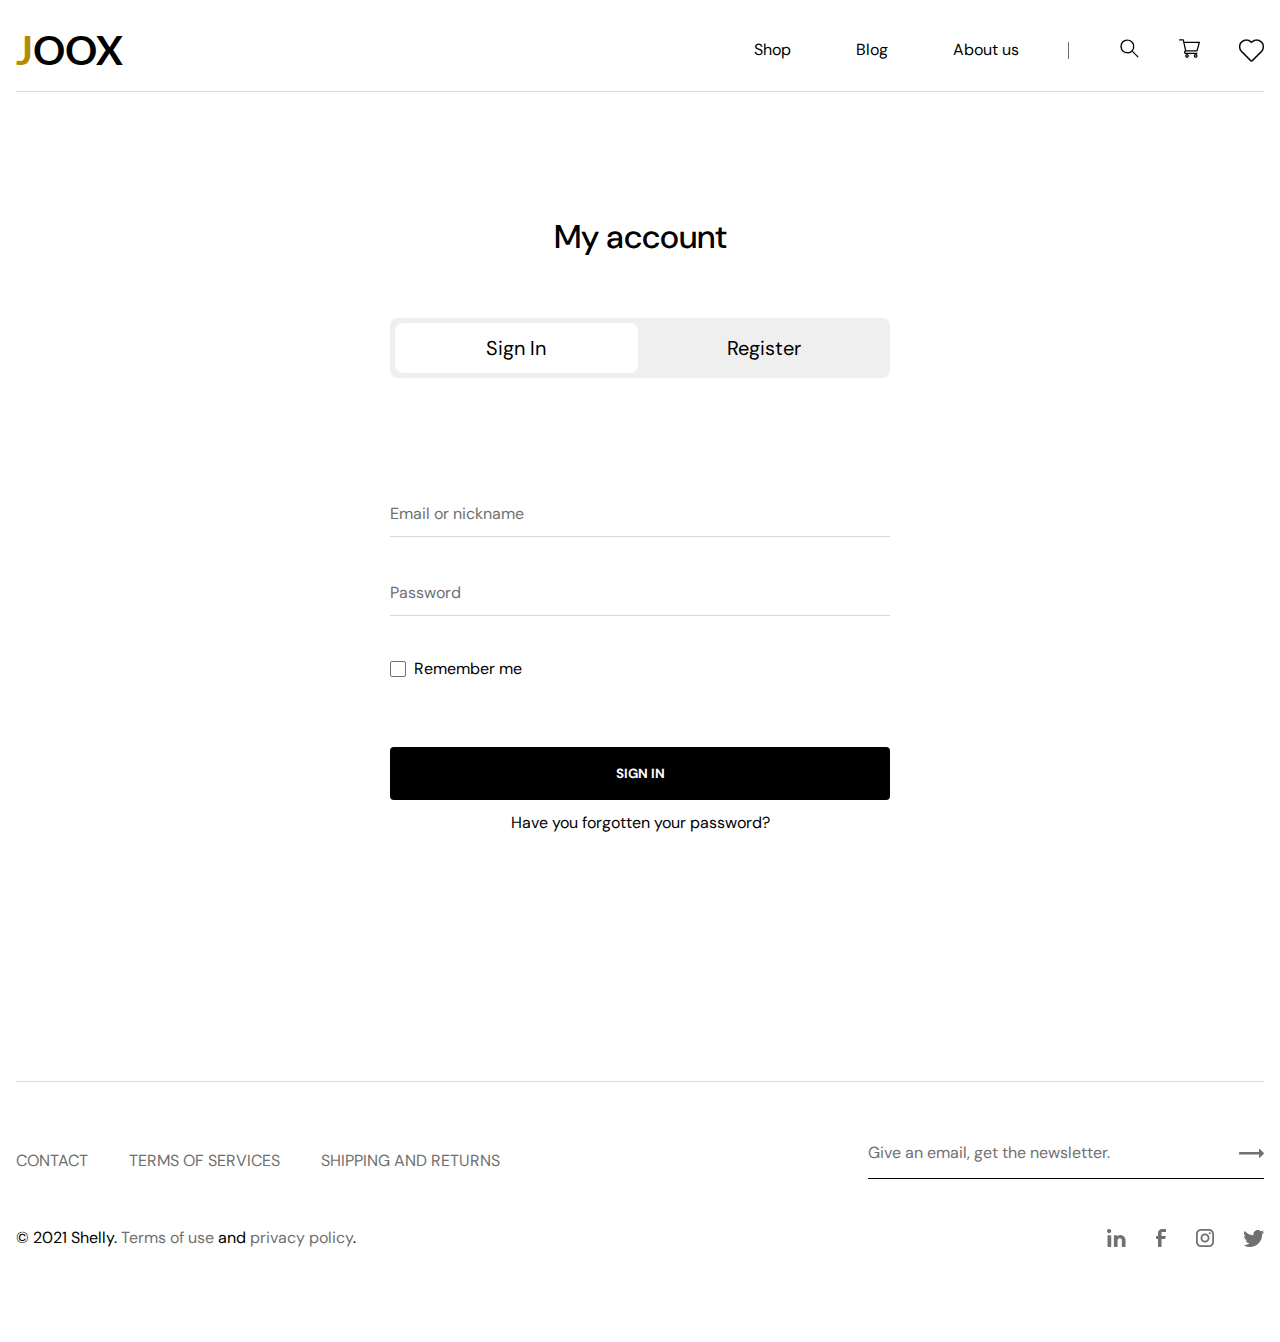
<file: account.html>
<!DOCTYPE html>
<html lang="en"> 
    <head>
        <title>Log in to our account | JOOX</title> 
        <link rel="stylesheet" href="css/styles.min.css" type="text/css">
        <link rel="shortcut icon" href="images/icons/favicon.ico">
        <meta charset="utf-8">
        <meta http-equiv="X-UA-Compatible" content="IE=edge"> 
        <meta name="format-detection" content="telephone=no"> 
		<meta name="viewport" content="width=device-width,initial-scale=1.0,maximum-scale=1.0,user-scalable=0"> 
    </head>
<body>

	<div class="wrapper">

        <main class="main">

            <header class="header header--mod">
                <div class="container">
                    <div class="header__wrapper">
                        <a href="index.html" class="header__logo logo">
                            <span>J</span>OOX
                        </a>
                        <div class="header__buttons">
                            <nav class="header__menu">
                                <ul class="header__list">
                                    <li class="header__list-item">
                                        <a href="shop.html" class="header__link">Shop</a>
                                    </li>
                                    <li class="header__list-item">
                                        <a href="blog-general.html" class="header__link">Blog</a>
                                    </li>
                                    <li class="header__list-item">
                                        <a href="about.html" class="header__link">About us</a>
                                    </li>
                                </ul>
                            </nav>
                            <div class="header__navigation">
                                <a href="#" class="header__nav-link header__nav-link--search">
                                    <img src="images/icons/search.svg" alt="">
                                </a>
                                <a href="shopping-cart.html" class="header__nav-link">
                                    <img src="images/icons/cart.svg" alt="">
                                </a>
                                <a href="#" class="header__nav-link">
                                    <img src="images/icons/heart.svg" alt="">
                                </a>
                                <div class="search-form search-form--positioned">
                                    <input type="text" class="search-form__input" placeholder="Search...">
                                    <button class="search-form__button">
                                        <img src="images/icons/search.svg" alt="">
                                    </button>
                                </div>
                            </div>
                            <div class="header__hamburger-menu">
                                <span></span>
                            </div>
                        </div>
                    </div>
                </div>
            </header>

            <section class="account">
                <div class="container">
                    <div class="account__wrapper">
                        <div class="account__title page-title">My account</div>
                        <div class="account__tabs">
                            <a href="#signin" class="account__tabs-item account__tabs-item--active">Sign In</a>
                            <a href="#register" class="account__tabs-item">Register</a>
                        </div>
                        <div class="account__content">
                            <div class="account__content-item account__content-item--active account__signin" id="signin">
                                <form action="#" class="account__signin-form">
                                    <div class="account__input-box">
                                        <input required type="text" class="account__input basic-input" placeholder="Email or nickname">
                                    </div>
                                    <div class="account__input-box">
                                        <input required type="password" class="account__input basic-input" placeholder="Password">
                                    </div>
                                    <label class="account__checkbox">
                                        <input type="checkbox" name="rememberme" class="input-hidden">
                                        <span class="account__checkbox-span"></span>
                                        <span class="account__checkbox-text">Remember me</span>
                                    </label>
                                    <button type="submit" class="account__button big-button">Sign in</button>
                                    <a href="forgottenPassword.html" class="account__forgot-password">Have you forgotten your password?</a>
                                </form>
                            </div>

                            <div class="account__content-item account__register" id="register">
                                <form action="#" class="account__signin-form">
                                    <div class="account__input-box">
                                        <input required type="text" class="account__input basic-input" placeholder="First Name">
                                    </div>
                                    <div class="account__input-box">
                                        <input required type="text" class="account__input basic-input" placeholder="Last Name">
                                    </div>
                                    <div class="account__input-box">
                                        <input required type="email" class="account__input basic-input" placeholder="Email">
                                    </div>
                                    <div class="account__input-box">
                                        <input required type="password" class="account__input basic-input" placeholder="Password">
                                    </div>
                                    <button type="submit" class="account__button big-button">Register</button>
                                </form>
                            </div>
                        </div>
                    </div>
                </div>
            </section>

        </main>

        <footer class="footer">
            <div class="container">
                <div class="footer__wrapper">
                    <div class="footer__top">
                        <ul class="footer__menu">
                            <li class="footer__list-item">
                                <a href="#" class="footer__menu-link">Contact</a>
                            </li>
                            <li class="footer__list-item">
                                <a href="#" class="footer__menu-link">Terms of services</a>
                            </li>
                            <li class="footer__list-item">
                                <a href="#" class="footer__menu-link">Shipping and returns</a>
                            </li>
                        </ul>
                        <form action="#" class="footer__subscribe">
                            <div class="footer__box">
                            <input type="text" class="footer__input" placeholder="Give an email, get the newsletter.">
                            <button type="submit" class="footer__button">
                                <img src="images/icons/arrow-right.svg" alt="">
                            </button>
                            </div>
                        </form>
                    </div>
                    <div class="footer__bottom">
                        <div class="footer__copyright">© 2021 Shelly. <a href="#">Terms of use</a> and <a href="#">privacy policy</a>.</div>
                        <div class="footer__social">
                            <a href="#" class="footer__social-link">
                                <img src="images/icons/in.svg" alt="">
                            </a>
                            <a href="#" class="footer__social-link">
                                <img src="images/icons/f.svg" alt="">
                            </a>
                            <a href="#" class="footer__social-link">
                                <img src="images/icons/ig.svg" alt="">
                            </a>
                            <a href="#" class="footer__social-link">
                                <img src="images/icons/twi.svg" alt="">
                            </a>
                        </div>
                    </div>
                </div>
            </div>
        </footer>


	</div>


    

<script src="js/main.min.js"></script>

</body>
 </html>
</file>
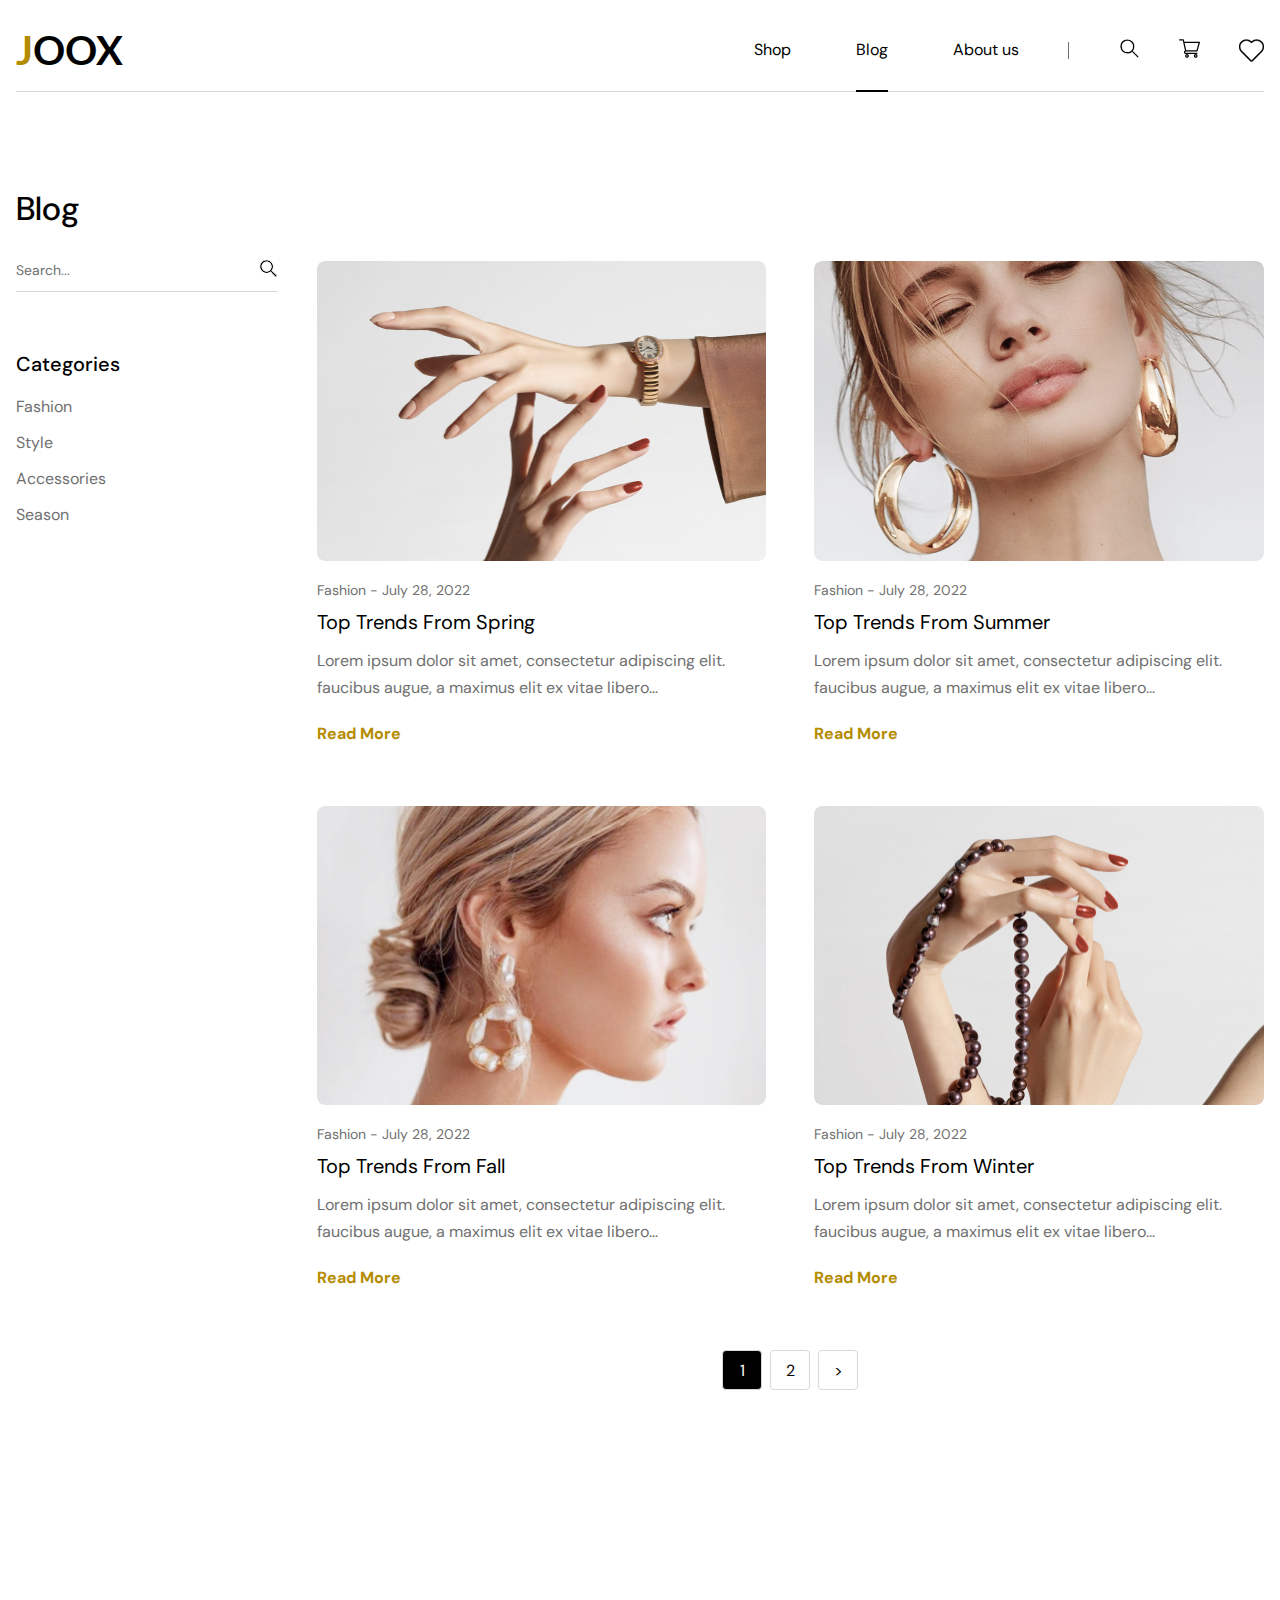
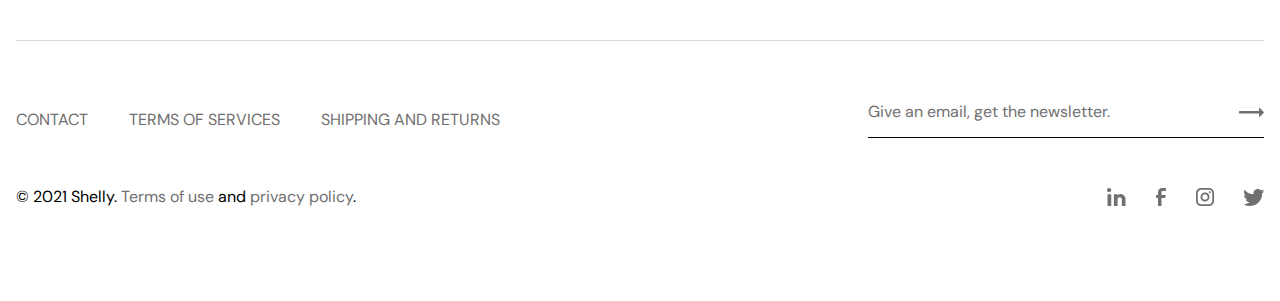
<file: blog-general.html>
<!DOCTYPE html>
<html lang="en"> 
    <head>
        <title>Blog | JOOX</title> 
        <link rel="stylesheet" href="css/styles.min.css" type="text/css">
        <link rel="shortcut icon" href="images/icons/favicon.ico">
        <meta charset="utf-8">
        <meta http-equiv="X-UA-Compatible" content="IE=edge"> 
        <meta name="format-detection" content="telephone=no"> 
		<meta name="viewport" content="width=device-width,initial-scale=1.0,maximum-scale=1.0,user-scalable=0"> 
    </head>
<body>

	<div class="wrapper">

        <main class="main">

            <header class="header header--mod">
                <div class="container">
                    <div class="header__wrapper">
                        <a href="index.html" class="header__logo logo">
                            <span>J</span>OOX
                        </a>
                        <div class="header__buttons">
                            <nav class="header__menu">
                                <ul class="header__list">
                                    <li class="header__list-item">
                                        <a href="shop.html" class="header__link">Shop</a>
                                    </li>
                                    <li class="header__list-item">
                                        <a href="blog-general.html" class="header__link header__link--active">Blog</a>
                                    </li>
                                    <li class="header__list-item">
                                        <a href="about.html" class="header__link">About us</a>
                                    </li>
                                </ul>
                            </nav>
                            <div class="header__navigation">
                                <a href="#" class="header__nav-link header__nav-link--search">
                                    <img src="images/icons/search.svg" alt="">
                                </a>
                                <a href="shopping-cart.html" class="header__nav-link">
                                    <img src="images/icons/cart.svg" alt="">
                                </a>
                                <a href="#" class="header__nav-link">
                                    <img src="images/icons/heart.svg" alt="">
                                </a>
                                <div class="search-form search-form--positioned">
                                    <input type="text" class="search-form__input" placeholder="Search...">
                                    <button class="search-form__button">
                                        <img src="images/icons/search.svg" alt="">
                                    </button>
                                </div>
                            </div>
                            <div class="header__hamburger-menu">
                                <span></span>
                            </div>
                        </div>
                    </div>
                </div>
            </header>

            <section class="blog">
                <div class="container">
                    <div class="blog__wrapper">
                        <div class="blog__title page-title">Blog</div>
                        <div class="blog__columns">

                            <aside class="blog__aside">
                                <form action="#" class="blog__aside-form">

                                    <div class="search-form">
                                        <input type="text" class="search-form__input" placeholder="Search...">
                                        <button class="search-form__button">
                                            <img src="images/icons/search.svg" alt="">
                                        </button>
                                    </div>

                                    <div class="filter-categories">
                                        <div class="filter-categories__title">Categories</div>
                                        <label class="filter-categories__item">
                                            <input type="radio" name="filter-category" class="input-hidden">
                                            <span class="filter-categories__span">Fashion</span>
                                        </label>
                                        <label class="filter-categories__item">
                                            <input type="radio" name="filter-category" class="input-hidden">
                                            <span class="filter-categories__span">Style</span>
                                        </label>
                                        <label class="filter-categories__item">
                                            <input type="radio" name="filter-category" class="input-hidden">
                                            <span class="filter-categories__span">Accessories</span>
                                        </label>
                                        <label class="filter-categories__item">
                                            <input type="radio" name="filter-category" class="input-hidden">
                                            <span class="filter-categories__span">Season</span>
                                        </label>
                                    </div>

                                </form>
                            </aside>

                            <div class="blog__items">
                                <div class="blog-item">
                                    <a href="blog-single.html" class="blog-item__pic">
                                        <img src="images/content/blog-item-1.jpg" alt="">
                                    </a>
                                    <div class="blog-item__body">
                                        <div class="blog-item__info">
                                            <a href="#" class="blog-item__category">Fashion</a> -
                                            <a href="#" class="blog-item__date">July 28, 2022</a>
                                        </div>
                                        <a href="blog-single.html" class="blog-item__title">Top Trends From Spring</a>
                                        <div class="blog-item__text">Lorem ipsum dolor sit amet, consectetur adipiscing elit. faucibus augue, a maximus elit ex vitae libero...</div>
                                        <a href="#" class="blog-item__button">Read More</a>
                                    </div>
                                </div>
                                <div class="blog-item">
                                    <a href="#" class="blog-item__pic">
                                        <img src="images/content/blog-2.jpg" alt="">
                                    </a>
                                    <div class="blog-item__body">
                                        <div class="blog-item__info">
                                            <a href="#" class="blog-item__category">Fashion</a> -
                                            <a href="#" class="blog-item__date">July 28, 2022</a>
                                        </div>
                                        <a href="#" class="blog-item__title">Top Trends From Summer</a>
                                        <div class="blog-item__text">Lorem ipsum dolor sit amet, consectetur adipiscing elit. faucibus augue, a maximus elit ex vitae libero...</div>
                                        <a href="" class="blog-item__button">Read More</a>
                                    </div>
                                </div>
                                <div class="blog-item">
                                    <a href="#" class="blog-item__pic">
                                        <img src="images/content/blog-3.jpg" alt="">
                                    </a>
                                    <div class="blog-item__body">
                                        <div class="blog-item__info">
                                            <a href="#" class="blog-item__category">Fashion</a> -
                                            <a href="#" class="blog-item__date">July 28, 2022</a>
                                        </div>
                                        <a href="#" class="blog-item__title">Top Trends From Fall</a>
                                        <div class="blog-item__text">Lorem ipsum dolor sit amet, consectetur adipiscing elit. faucibus augue, a maximus elit ex vitae libero...</div>
                                        <a href="" class="blog-item__button">Read More</a>
                                    </div>
                                </div>
                                <div class="blog-item">
                                    <a href="#" class="blog-item__pic">
                                        <img src="images/content/blog-4.jpg" alt="">
                                    </a>
                                    <div class="blog-item__body">
                                        <div class="blog-item__info">
                                            <a href="#" class="blog-item__category">Fashion</a> -
                                            <a href="#" class="blog-item__date">July 28, 2022</a>
                                        </div>
                                        <a href="#" class="blog-item__title">Top Trends From Winter</a>
                                        <div class="blog-item__text">Lorem ipsum dolor sit amet, consectetur adipiscing elit. faucibus augue, a maximus elit ex vitae libero...</div>
                                        <a href="" class="blog-item__button">Read More</a>
                                    </div>
                                </div>

                                <div class="pagination">
                                    <ul class="pagination__list">
                                        <li class="pagination__list-item">
                                            <a href="#" class="pagination__link pagination__link--active">1</a>
                                        </li>
                                        <li class="pagination__list-item">
                                            <a href="#" class="pagination__link">2</a>
                                        </li>
                                        <li class="pagination__list-item">
                                            <a href="#" class="pagination__link">></a>
                                        </li>
                                    </ul>
                                </div>

                            </div>
                        </div>
                    </div>
                </div>
            </section>

        </main>

        <footer class="footer">
            <div class="container">
                <div class="footer__wrapper">
                    <div class="footer__top">
                        <ul class="footer__menu">
                            <li class="footer__list-item">
                                <a href="#" class="footer__menu-link">Contact</a>
                            </li>
                            <li class="footer__list-item">
                                <a href="#" class="footer__menu-link">Terms of services</a>
                            </li>
                            <li class="footer__list-item">
                                <a href="#" class="footer__menu-link">Shipping and returns</a>
                            </li>
                        </ul>
                        <form action="#" class="footer__subscribe">
                            <div class="footer__box">
                            <input type="text" class="footer__input" placeholder="Give an email, get the newsletter.">
                            <button type="submit" class="footer__button">
                                <img src="images/icons/arrow-right.svg" alt="">
                            </button>
                            </div>
                        </form>
                    </div>
                    <div class="footer__bottom">
                        <div class="footer__copyright">© 2021 Shelly. <a href="#">Terms of use</a> and <a href="#">privacy policy</a>.</div>
                        <div class="footer__social">
                            <a href="#" class="footer__social-link">
                                <img src="images/icons/in.svg" alt="">
                            </a>
                            <a href="#" class="footer__social-link">
                                <img src="images/icons/f.svg" alt="">
                            </a>
                            <a href="#" class="footer__social-link">
                                <img src="images/icons/ig.svg" alt="">
                            </a>
                            <a href="#" class="footer__social-link">
                                <img src="images/icons/twi.svg" alt="">
                            </a>
                        </div>
                    </div>
                </div>
            </div>
        </footer>


	</div>


    

<script src="js/main.min.js"></script>

</body>
 </html>
</file>
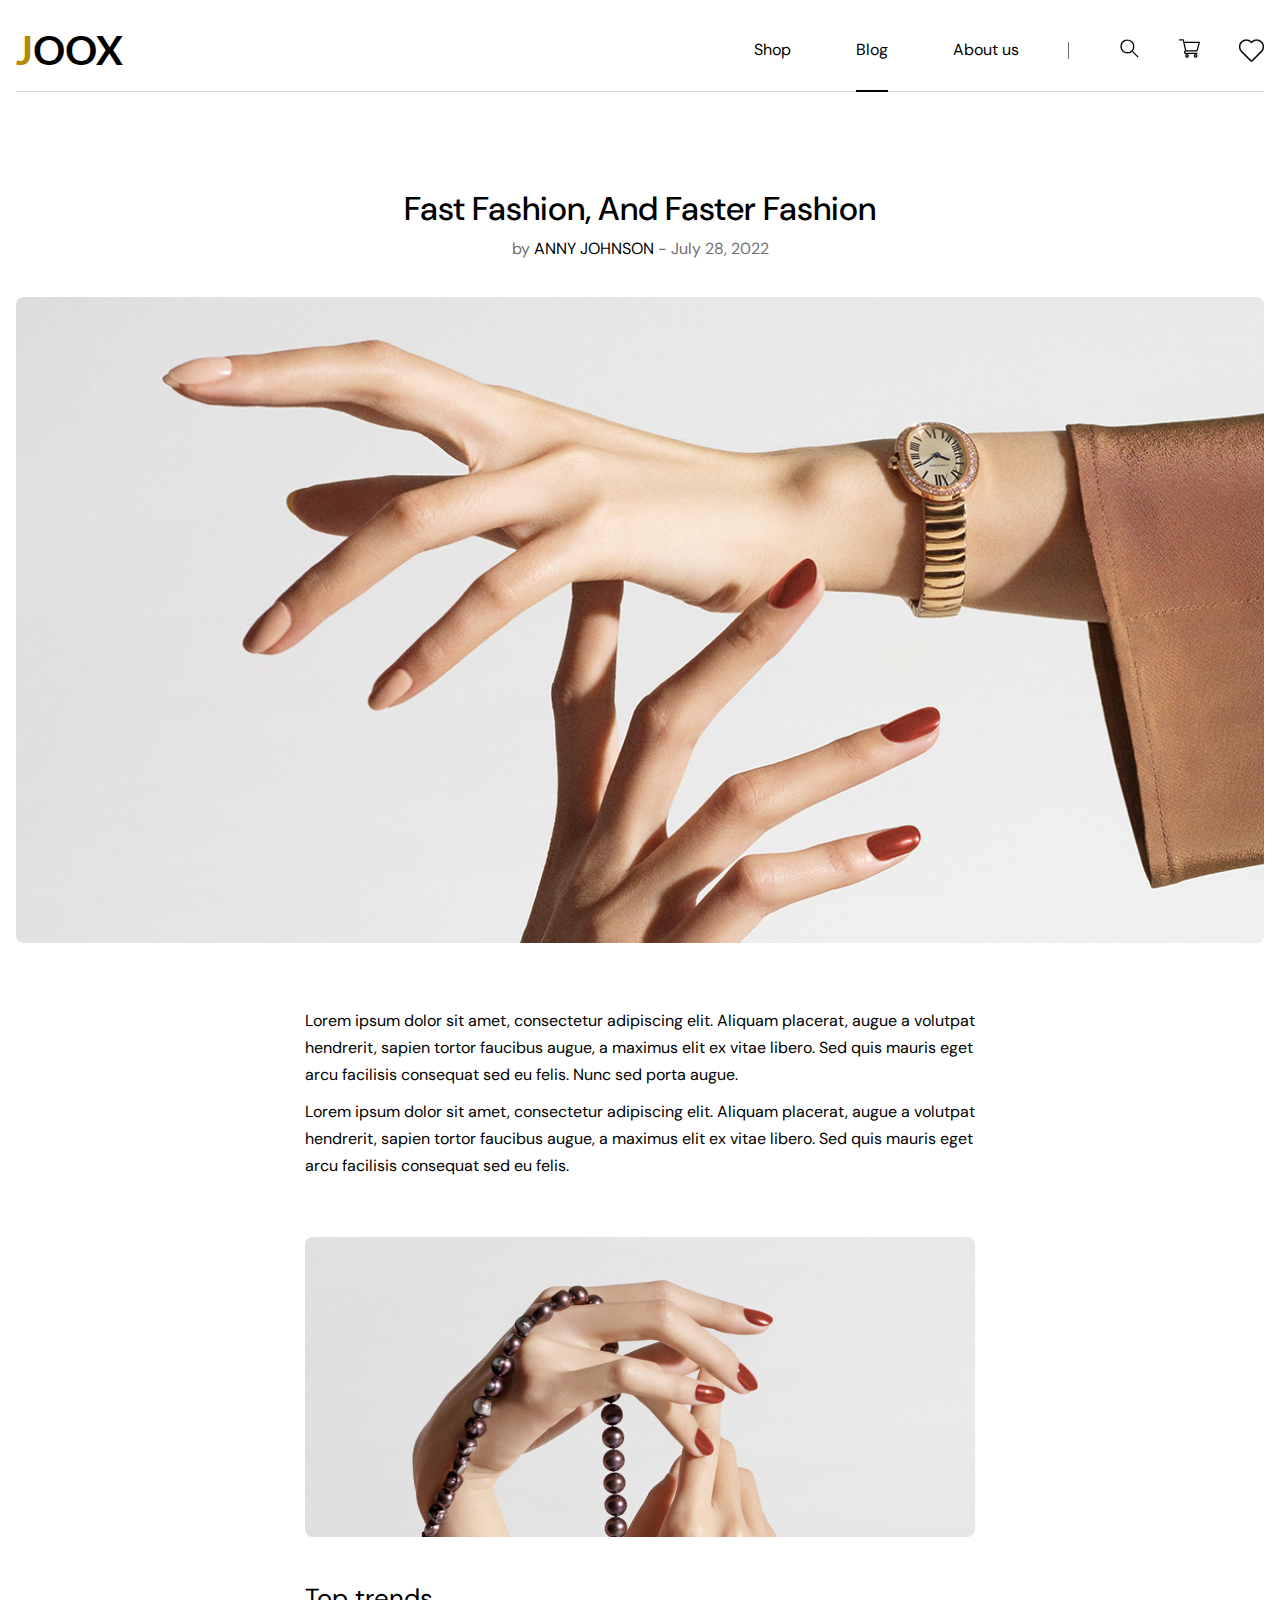
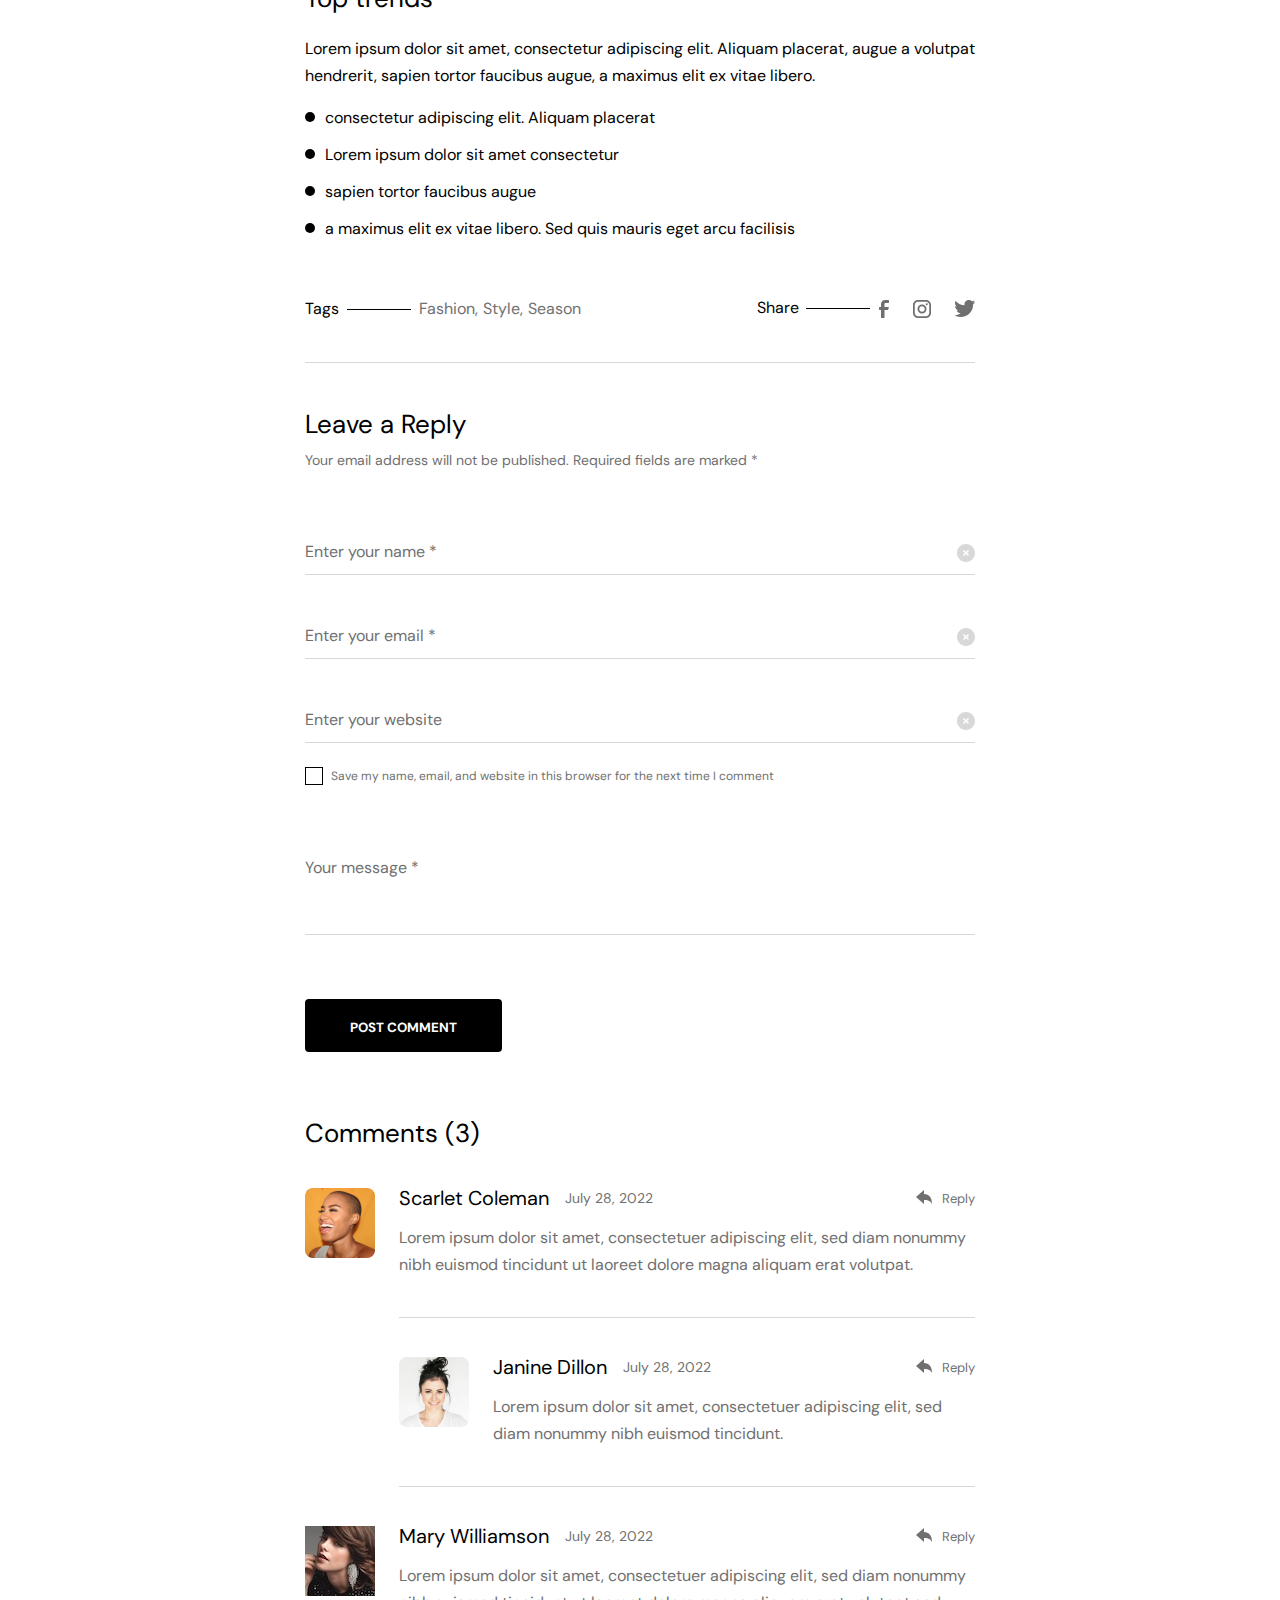
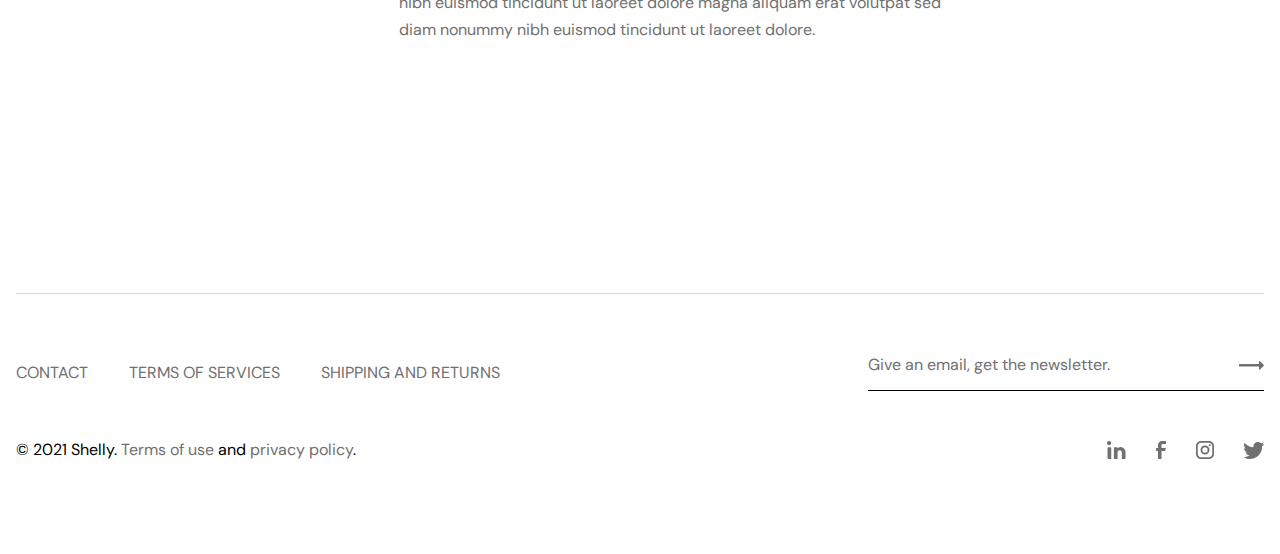
<file: blog-single.html>
<!DOCTYPE html>
<html lang="en"> 
    <head>
        <title>Blog Article | JOOX</title> 
        <link rel="stylesheet" href="css/styles.min.css" type="text/css">
        <link rel="shortcut icon" href="images/icons/favicon.ico">
        <meta charset="utf-8">
        <meta http-equiv="X-UA-Compatible" content="IE=edge"> 
        <meta name="format-detection" content="telephone=no"> 
		<meta name="viewport" content="width=device-width,initial-scale=1.0,maximum-scale=1.0,user-scalable=0"> 
    </head>
<body>

	<div class="wrapper">

        <main class="main">

            <header class="header header--mod">
                <div class="container">
                    <div class="header__wrapper">
                        <a href="index.html" class="header__logo logo">
                            <span>J</span>OOX
                        </a>
                        <div class="header__buttons">
                            <nav class="header__menu">
                                <ul class="header__list">
                                    <li class="header__list-item">
                                        <a href="shop.html" class="header__link">Shop</a>
                                    </li>
                                    <li class="header__list-item">
                                        <a href="blog-general.html" class="header__link header__link--active">Blog</a>
                                    </li>
                                    <li class="header__list-item">
                                        <a href="about.html" class="header__link">About us</a>
                                    </li>
                                </ul>
                            </nav>
                            <div class="header__navigation">
                                <a href="#" class="header__nav-link header__nav-link--search">
                                    <img src="images/icons/search.svg" alt="">
                                </a>
                                <a href="shopping-cart.html" class="header__nav-link">
                                    <img src="images/icons/cart.svg" alt="">
                                </a>
                                <a href="#" class="header__nav-link">
                                    <img src="images/icons/heart.svg" alt="">
                                </a>
                                <div class="search-form search-form--positioned">
                                    <input type="text" class="search-form__input" placeholder="Search...">
                                    <button class="search-form__button">
                                        <img src="images/icons/search.svg" alt="">
                                    </button>
                                </div>
                            </div>
                            <div class="header__hamburger-menu">
                                <span></span>
                            </div>
                        </div>
                    </div>
                </div>
            </header>

            <section class="blog-single">
                <div class="container">
                    <div class="blog-single__wrapper">
                        <div class="blog-single__body">
                            <div class="blog-single__title page-title">Fast Fashion, And Faster Fashion</div>
                            <div class="blog-single__info">
                                by <a href="#" class="blog-single__author">ANNY JOHNSON</a> - 
                                <a href="#" class="blog-single__date">July 28, 2022</a>
                            </div>
                            <div class="blog-single__big-pic">
                                <img src="images/content/blog-single-1.jpg" alt="">
                            </div>

                            <div class="blog-single__container">
                            <div class="blog-single__text usual-text">
                                <p>Lorem ipsum dolor sit amet, consectetur adipiscing elit. Aliquam placerat, augue a volutpat hendrerit, sapien tortor
                                faucibus augue, a maximus elit ex vitae libero. Sed quis mauris eget arcu facilisis consequat sed eu felis. Nunc sed
                                porta augue.</p>
                                <p>Lorem ipsum dolor sit amet, consectetur adipiscing elit. Aliquam placerat, augue a volutpat hendrerit, sapien tortor
                                faucibus augue, a maximus elit ex vitae libero. Sed quis mauris eget arcu facilisis consequat sed eu felis.</p>
                            </div>
                            <div class="blog-single__pic">
                                <img src="images/content/blog-single-2.jpg" alt="">
                            </div>
                            <div class="blog-single__smaller-title">Top trends</div>
                            <div class="blog-single__text usual-text">Lorem ipsum dolor sit amet, consectetur adipiscing elit. Aliquam placerat, augue a volutpat hendrerit, sapien tortor
                            faucibus augue, a maximus elit ex vitae libero.
                                <ul>
                                    <li>consectetur adipiscing elit. Aliquam placerat</li>
                                    <li>Lorem ipsum dolor sit amet consectetur</li>
                                    <li>sapien tortor faucibus augue</li>
                                    <li>a maximus elit ex vitae libero. Sed quis mauris eget arcu facilisis</li>
                                </ul>
                            </div>
                            <div class="blog-single__bottom">
                                <div class="blog-single__bottom-column">
                                    <div class="blog-single__column-title">Tags</div>
                                    <a href="#" class="blog-single__tag">Fashion</a>,
                                    <a href="#" class="blog-single__tag">Style</a>,
                                    <a href="#" class="blog-single__tag">Season</a>
                                </div>
                                <div class="blog-single__bottom-column">
                                    <div class="blog-single__column-title">Share</div>
                                    <a href="#" class="blog-single__social-link">
                                        <img src="images/icons/f.svg" alt="">
                                    </a>
                                    <a href="#" class="blog-single__social-link">
                                        <img src="images/icons/ig.svg" alt="">
                                    </a>
                                    <a href="#" class="blog-single__social-link">
                                        <img src="images/icons/twi.svg" alt="">
                                    </a>
                                </div>
                            </div>
                            </div>
                        </div>

                        <div class="replies">
                            <div class="replies__title">Leave a Reply</div>
                            <div class="replies__text">Your email address will not be published. Required fields are marked *</div>
                            <form action="#" class="replies__form">
                                <div class="replies__input-box">
                                    <input required type="text" class="replies__input basic-input" placeholder="Enter your name *">
                                    <span class="replies__input-discard">
                                        <img src="images/icons/discard.svg" alt="">
                                    </span>
                                </div>
                                <div class="replies__input-box">
                                    <input required type="text" class="replies__input basic-input" placeholder="Enter your email *">
                                    <span class="replies__input-discard">
                                        <img src="images/icons/discard.svg" alt="">
                                    </span>
                                </div>
                                <div class="replies__input-box">
                                    <input type="text" class="replies__input basic-input" placeholder="Enter your website">
                                    <span class="replies__input-discard">
                                        <img src="images/icons/discard.svg" alt="">
                                    </span>
                                </div>
                                <label class="replies__checkbox">
                                    <input type="checkbox" class="input-hidden">
                                    <span class="replies__checkbox-span"></span>
                                    <span class="replies__checkbox-text">Save my name, email, and website in this browser for the next time I comment</span>
                                </label>
                                <div class="replies__textarea-box">
                                    <textarea class="replies__textarea basic-input" placeholder="Your message *"></textarea>
                                </div>
                                <button type="submit" class="replies__button">Post comment</button>
                            </form>
                        </div>

                        <div class="comments">
                            <div class="comments__title">Comments (<span>3</span>)</div>
                            <div class="comments__item">
                                <div class="comments__item-pic">
                                    <img src="images/content/comment-item-1.jpg" alt="">
                                </div>
                                <div class="comments__item-body">
                                    <div class="comments__item-box">
                                        <div class="comments__item-column">
                                            <div class="comments__item-name">Scarlet Coleman</div>
                                            <div class="comments__item-date">July 28, 2022</div>
                                        </div>
                                        <a href="#" class="comments__item-reply">Reply</a>
                                    </div>
                                    <div class="comments__item-text">Lorem ipsum dolor sit amet, consectetuer adipiscing elit, sed diam nonummy nibh euismod tincidunt ut laoreet dolore
                                    magna aliquam erat volutpat.</div>
                                </div>
                            </div>
                            <div class="comments__item">
                                <div class="comments__item-pic">
                                    <img src="images/content/comment-item-2.jpg" alt="">
                                </div>
                                <div class="comments__item-body">
                                    <div class="comments__item-box">
                                        <div class="comments__item-column">
                                            <div class="comments__item-name">Janine Dillon</div>
                                            <div class="comments__item-date">July 28, 2022</div>
                                        </div>
                                        <a href="#" class="comments__item-reply">Reply</a>
                                    </div>
                                    <div class="comments__item-text">Lorem ipsum dolor sit amet, consectetuer adipiscing elit, sed diam nonummy nibh euismod tincidunt.</div>
                                </div>
                            </div>
                            <div class="comments__item">
                                <div class="comments__item-pic">
                                    <img src="images/content/comment-item-3.jpg" alt="">
                                </div>
                                <div class="comments__item-body">
                                    <div class="comments__item-box">
                                        <div class="comments__item-column">
                                            <div class="comments__item-name">Mary Williamson</div>
                                            <div class="comments__item-date">July 28, 2022</div>
                                        </div>
                                        <a href="#" class="comments__item-reply">Reply</a>
                                    </div>
                                    <div class="comments__item-text">Lorem ipsum dolor sit amet, consectetuer adipiscing elit, sed diam nonummy nibh euismod tincidunt ut laoreet dolore
                                    magna aliquam erat volutpat sed diam nonummy nibh euismod tincidunt ut laoreet dolore.</div>
                                </div>
                            </div>
                        </div>

                    </div>
                </div>
            </section>

        </main>

        <footer class="footer">
            <div class="container">
                <div class="footer__wrapper">
                    <div class="footer__top">
                        <ul class="footer__menu">
                            <li class="footer__list-item">
                                <a href="#" class="footer__menu-link">Contact</a>
                            </li>
                            <li class="footer__list-item">
                                <a href="#" class="footer__menu-link">Terms of services</a>
                            </li>
                            <li class="footer__list-item">
                                <a href="#" class="footer__menu-link">Shipping and returns</a>
                            </li>
                        </ul>
                        <form action="#" class="footer__subscribe">
                            <div class="footer__box">
                            <input type="text" class="footer__input" placeholder="Give an email, get the newsletter.">
                            <button type="submit" class="footer__button">
                                <img src="images/icons/arrow-right.svg" alt="">
                            </button>
                            </div>
                        </form>
                    </div>
                    <div class="footer__bottom">
                        <div class="footer__copyright">© 2021 Shelly. <a href="#">Terms of use</a> and <a href="#">privacy policy</a>.</div>
                        <div class="footer__social">
                            <a href="#" class="footer__social-link">
                                <img src="images/icons/in.svg" alt="">
                            </a>
                            <a href="#" class="footer__social-link">
                                <img src="images/icons/f.svg" alt="">
                            </a>
                            <a href="#" class="footer__social-link">
                                <img src="images/icons/ig.svg" alt="">
                            </a>
                            <a href="#" class="footer__social-link">
                                <img src="images/icons/twi.svg" alt="">
                            </a>
                        </div>
                    </div>
                </div>
            </div>
        </footer>


	</div>


    

<script src="js/main.min.js"></script>

</body>
 </html>
</file>
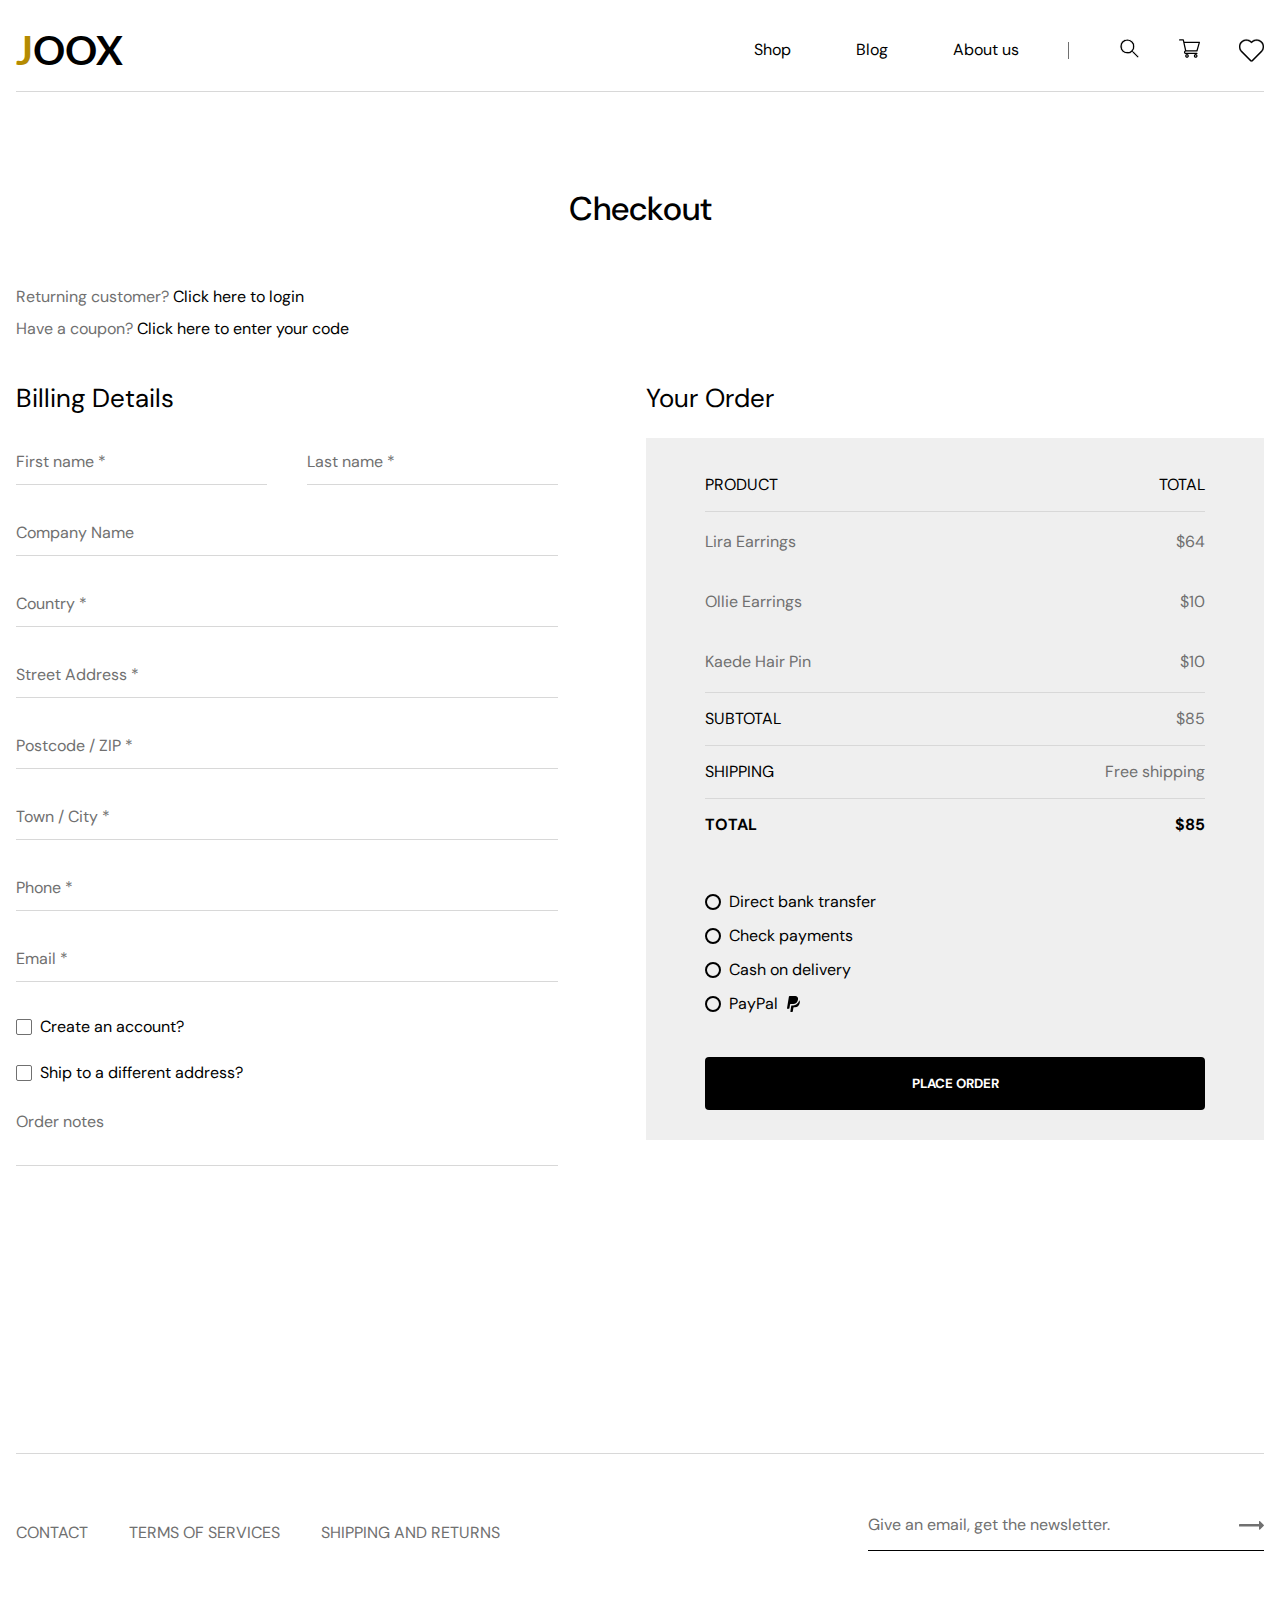
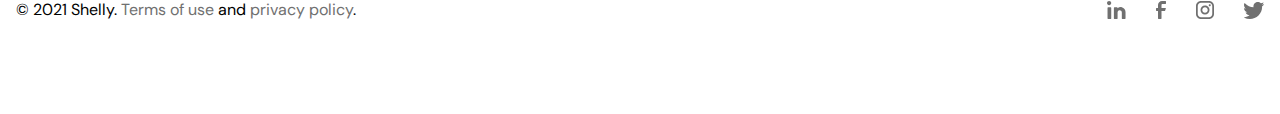
<file: checkout.html>
<!DOCTYPE html>
<html lang="en"> 
    <head>
        <title>Checkout | JOOX</title> 
        <link rel="stylesheet" href="css/styles.min.css" type="text/css">
        <link rel="shortcut icon" href="images/icons/favicon.ico">
        <meta charset="utf-8">
        <meta http-equiv="X-UA-Compatible" content="IE=edge"> 
        <meta name="format-detection" content="telephone=no"> 
		<meta name="viewport" content="width=device-width,initial-scale=1.0,maximum-scale=1.0,user-scalable=0"> 
    </head>
<body>

	<div class="wrapper">

        <main class="main">

            <header class="header header--mod">
                <div class="container">
                    <div class="header__wrapper">
                        <a href="index.html" class="header__logo logo">
                            <span>J</span>OOX
                        </a>
                        <div class="header__buttons">
                            <nav class="header__menu">
                                <ul class="header__list">
                                    <li class="header__list-item">
                                        <a href="shop.html" class="header__link">Shop</a>
                                    </li>
                                    <li class="header__list-item">
                                        <a href="blog-general.html" class="header__link">Blog</a>
                                    </li>
                                    <li class="header__list-item">
                                        <a href="about.html" class="header__link">About us</a>
                                    </li>
                                </ul>
                            </nav>
                            <div class="header__navigation">
                                <a href="#" class="header__nav-link header__nav-link--search">
                                    <img src="images/icons/search.svg" alt="">
                                </a>
                                <a href="shopping-cart.html" class="header__nav-link">
                                    <img src="images/icons/cart.svg" alt="">
                                </a>
                                <a href="#" class="header__nav-link">
                                    <img src="images/icons/heart.svg" alt="">
                                </a>
                                <div class="search-form search-form--positioned">
                                    <input type="text" class="search-form__input" placeholder="Search...">
                                    <button class="search-form__button">
                                        <img src="images/icons/search.svg" alt="">
                                    </button>
                                </div>
                            </div>
                            <div class="header__hamburger-menu">
                                <span></span>
                            </div>
                        </div>
                    </div>
                </div>
            </header>

            <section class="checkout">
                <div class="container">
                    <div class="checkout__wrapper">
                        <div class="checkout__title page-title">Checkout</div>
                        <div class="checkout__top">
                            <div class="checkout__line">
                                Returning customer? <a href="account.html">Click here to login</a>
                            </div>
                            <div class="checkout__line">
                                Have a coupon? <a class="checkout__coupon-btn" href="#">Click here to enter your code</a>
                            </div>
                            <div class="checkout__coupon hidden">
                                <div class="checkout__coupon-title">If you have a coupon code, please apply it below.</div>
                                    <form action="#" class="checkout__coupon-form">
                                        <div class="checkout__coupon-input-box">
                                            <input type="text" class="checkout__coupon-input basic-input" placeholder="Coupon Code">
                                        </div>
                                        <button class="checkout__coupon-button big-button">apply coupon</button>
                                    </form>
                            </div>
                        </div>
                        <form action="#" class="checkout__bottom">
                            <div class="checkout__billing">
                                <div class="checkout__column-title">Billing Details</div>

                                <div class="personal__addresses-form">
                                    <div class="personal__addresses-row">
                                        <div class="personal__addresses-input-box">
                                            <input type="text" class="personal__addresses-input basic-input" placeholder="First name *">
                                        </div>
                                        <div class="personal__addresses-input-box">
                                            <input type="text" class="personal__addresses-input basic-input" placeholder="Last name *">
                                        </div>
                                    </div>
                                    <div class="personal__addresses-input-box">
                                        <input type="text" class="personal__addresses-input basic-input" placeholder="Company Name">
                                    </div>
                                    <div class="personal__addresses-input-box">
                                        <input type="text" class="personal__addresses-input basic-input" placeholder="Country *">
                                    </div>
                                    <div class="personal__addresses-input-box">
                                        <input type="text" class="personal__addresses-input basic-input" placeholder="Street Address *">
                                    </div>
                                    <div class="personal__addresses-input-box">
                                        <input type="text" class="personal__addresses-input basic-input" placeholder="Postcode / ZIP *">
                                    </div>
                                    <div class="personal__addresses-input-box">
                                        <input type="text" class="personal__addresses-input basic-input" placeholder="Town / City *">
                                    </div>
                                    <div class="personal__addresses-input-box">
                                        <input type="text" class="personal__addresses-input basic-input" placeholder="Phone *">
                                    </div>
                                    <div class="personal__addresses-input-box">
                                        <input type="text" class="personal__addresses-input basic-input" placeholder="Email *">
                                    </div>
                                    <label class="checkout__checkbox">
                                        <input type="checkbox" class="input-hidden">
                                        <span class="checkout__checkbox-span"></span>
                                        <span class="checkout__checkbox-text">Create an account?</span>
                                    </label>
                                    <label class="checkout__checkbox">
                                        <input type="checkbox" class="input-hidden">
                                        <span class="checkout__checkbox-span"></span>
                                        <span class="checkout__checkbox-text">Ship to a different address?</span>
                                    </label>
                                    <div class="personal__addresses-input-box">
                                        <textarea class="basic-input" placeholder="Order notes"></textarea>
                                    </div>
                                </div>

                            </div>
                            <div class="checkout__order">
                                <div class="checkout__column-title">Your Order</div>
                                <div class="order__summary">
                                    <div class="order__summary-row order__summary-row--heading">
                                        <div class="order__summary-left">Product</div>
                                        <div class="order__summary-right">Total</div>
                                    </div>
                                    <div class="order__summary-row order__summary-row--product">
                                        <div class="order__summary-left">Lira Earrings</div>
                                        <div class="order__summary-right">$64</div>
                                    </div>
                                    <div class="order__summary-row order__summary-row--product">
                                        <div class="order__summary-left">Ollie Earrings</div>
                                        <div class="order__summary-right">$10</div>
                                    </div>
                                    <div class="order__summary-row order__summary-row--product">
                                        <div class="order__summary-left">Kaede Hair Pin</div>
                                        <div class="order__summary-right">$10</div>
                                    </div>
                                    <div class="order__summary-row order__summary-row--subtotal order__summary-row--heading">
                                        <div class="order__summary-left">subtotal</div>
                                        <div class="order__summary-right">$85</div>
                                    </div>
                                    <div class="order__summary-row order__summary-row--shipping order__summary-row--heading">
                                        <div class="order__summary-left">shipping</div>
                                        <div class="order__summary-right">Free shipping</div>
                                    </div>
                                    <div class="order__summary-row order__summary-row--total">
                                        <div class="order__summary-left">Total</div>
                                        <div class="order__summary-right">$85</div>
                                    </div>

                                    <div class="checkout__payment">
                                        <label class="checkout__payment-option">
                                            <input type="radio" name="payment-option" class="input-hidden">
                                            <span class="checkout__payment-dot"></span>
                                            <span class="checkout__payment-text">Direct bank transfer</span>
                                            <div class="checkout__payment-about hidden">Make your payment directly into our bank account. Please use your Order ID as the payment reference. Your order will not
                                            be shipped until the funds have cleared in our account</div>
                                        </label>
                                        <label class="checkout__payment-option">
                                            <input type="radio" name="payment-option" class="input-hidden">
                                            <span class="checkout__payment-dot"></span>
                                            <span class="checkout__payment-text">Check payments</span>
                                            <div class="checkout__payment-about hidden">mic check one two...</div>
                                        </label>
                                        <label class="checkout__payment-option">
                                            <input type="radio" name="payment-option" class="input-hidden">
                                            <span class="checkout__payment-dot"></span>
                                            <span class="checkout__payment-text">Cash on delivery</span>
                                            <div class="checkout__payment-about hidden">Cash rules everything around me, cream, get the money, dollar dollar bill yo!</div>
                                        </label>
                                        <label class="checkout__payment-option">
                                            <input type="radio" name="payment-option" class="input-hidden">
                                            <span class="checkout__payment-dot"></span>
                                            <span class="checkout__payment-text">PayPal <span><img src="images/icons/paypal.svg" alt=""></span></span>
                                            <div class="checkout__payment-about hidden">Meanwhile Elon Musk is smoking weed...</div>
                                        </label>
                                    </div>

                                    <button class="checkout__order-button big-button">place order</button>
                                </div>
                            </div>
                        </form>
                    </div>
                </div>
            </section>
            

        </main>

        <footer class="footer">
            <div class="container">
                <div class="footer__wrapper">
                    <div class="footer__top">
                        <ul class="footer__menu">
                            <li class="footer__list-item">
                                <a href="#" class="footer__menu-link">Contact</a>
                            </li>
                            <li class="footer__list-item">
                                <a href="#" class="footer__menu-link">Terms of services</a>
                            </li>
                            <li class="footer__list-item">
                                <a href="#" class="footer__menu-link">Shipping and returns</a>
                            </li>
                        </ul>
                        <form action="#" class="footer__subscribe">
                            <div class="footer__box">
                            <input type="text" class="footer__input" placeholder="Give an email, get the newsletter.">
                            <button type="submit" class="footer__button">
                                <img src="images/icons/arrow-right.svg" alt="">
                            </button>
                            </div>
                        </form>
                    </div>
                    <div class="footer__bottom">
                        <div class="footer__copyright">© 2021 Shelly. <a href="#">Terms of use</a> and <a href="#">privacy policy</a>.</div>
                        <div class="footer__social">
                            <a href="#" class="footer__social-link">
                                <img src="images/icons/in.svg" alt="">
                            </a>
                            <a href="#" class="footer__social-link">
                                <img src="images/icons/f.svg" alt="">
                            </a>
                            <a href="#" class="footer__social-link">
                                <img src="images/icons/ig.svg" alt="">
                            </a>
                            <a href="#" class="footer__social-link">
                                <img src="images/icons/twi.svg" alt="">
                            </a>
                        </div>
                    </div>
                </div>
            </div>
        </footer>


	</div>


    

<script src="js/main.min.js"></script>

</body>
 </html>
</file>
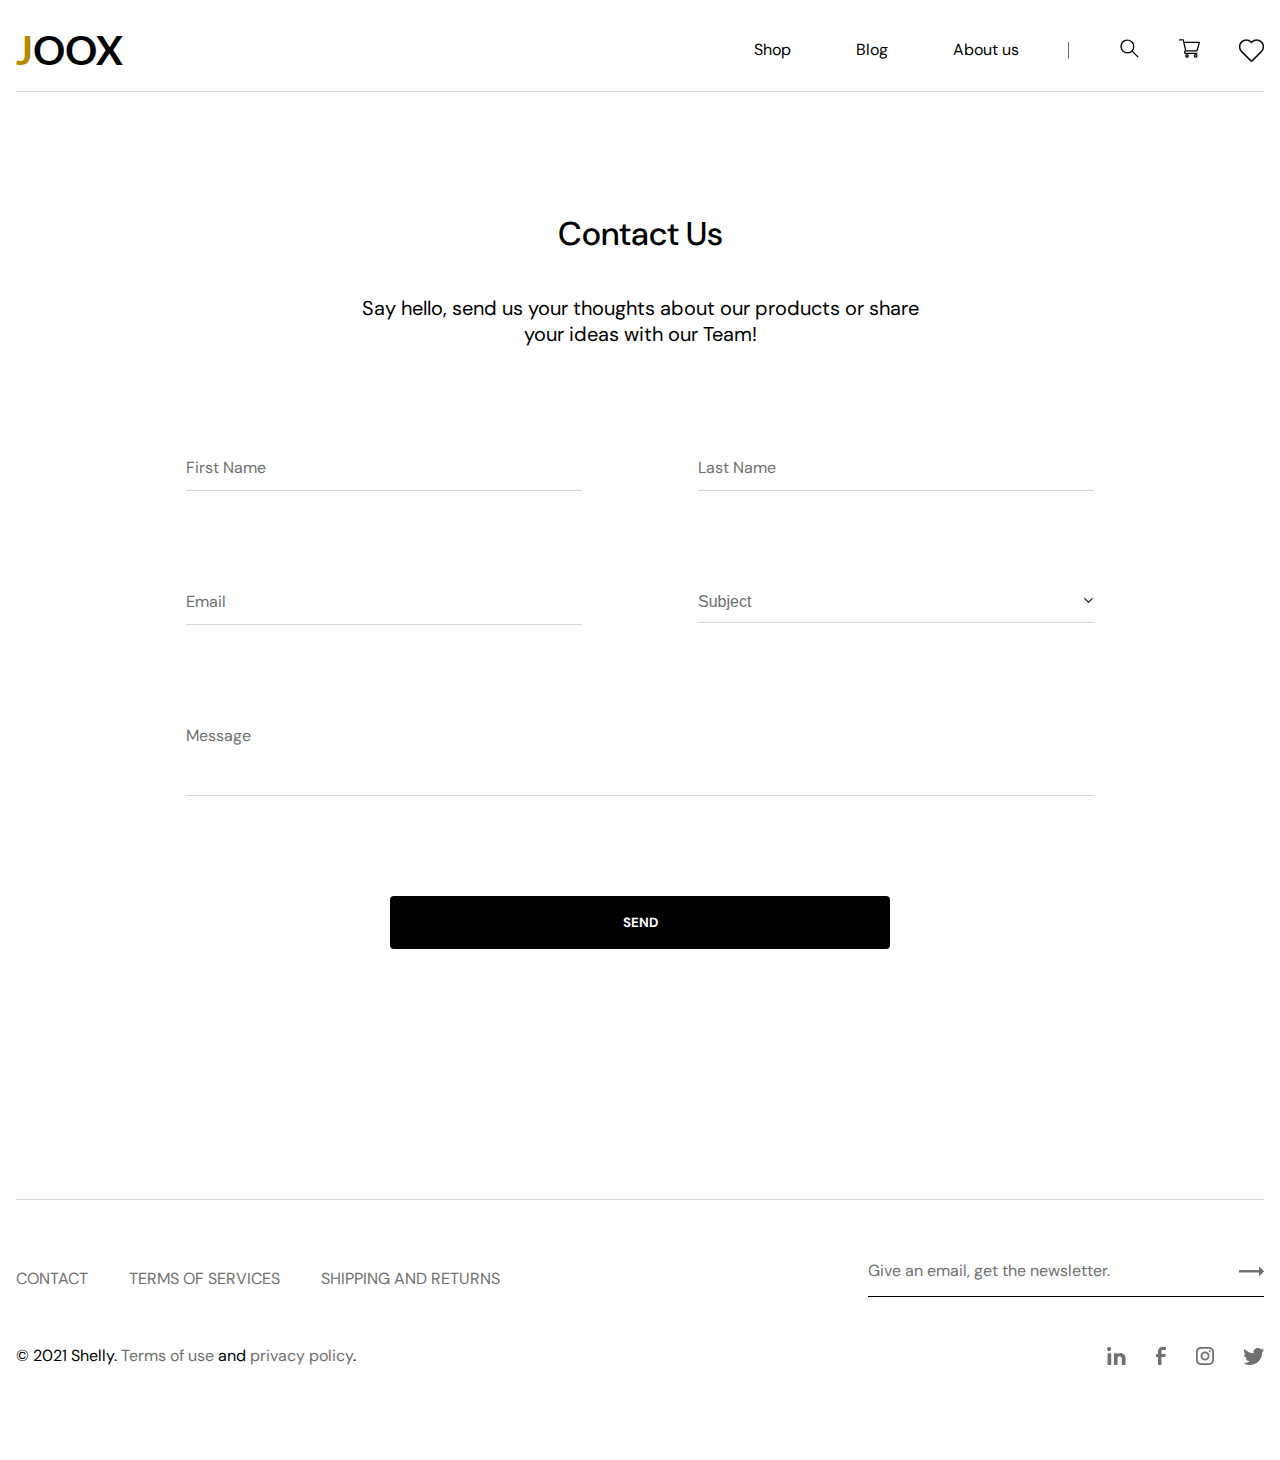
<file: contact.html>
<!DOCTYPE html>
<html lang="en"> 
    <head>
        <title>Contact us | JOOX</title> 
        <link rel="stylesheet" href="css/styles.min.css" type="text/css">
        <link rel="shortcut icon" href="images/icons/favicon.ico">
        <meta charset="utf-8">
        <meta http-equiv="X-UA-Compatible" content="IE=edge"> 
        <meta name="format-detection" content="telephone=no"> 
		<meta name="viewport" content="width=device-width,initial-scale=1.0,maximum-scale=1.0,user-scalable=0"> 
    </head>
<body>

	<div class="wrapper">

        <main class="main">

            <header class="header header--mod">
                <div class="container">
                    <div class="header__wrapper">
                        <a href="index.html" class="header__logo logo">
                            <span>J</span>OOX
                        </a>
                        <div class="header__buttons">
                            <nav class="header__menu">
                                <ul class="header__list">
                                    <li class="header__list-item">
                                        <a href="shop.html" class="header__link">Shop</a>
                                    </li>
                                    <li class="header__list-item">
                                        <a href="blog-general.html" class="header__link">Blog</a>
                                    </li>
                                    <li class="header__list-item">
                                        <a href="about.html" class="header__link">About us</a>
                                    </li>
                                </ul>
                            </nav>
                            <div class="header__navigation">
                                <a href="#" class="header__nav-link header__nav-link--search">
                                    <img src="images/icons/search.svg" alt="">
                                </a>
                                <a href="shopping-cart.html" class="header__nav-link">
                                    <img src="images/icons/cart.svg" alt="">
                                </a>
                                <a href="#" class="header__nav-link">
                                    <img src="images/icons/heart.svg" alt="">
                                </a>
                                <div class="search-form search-form--positioned">
                                    <input type="text" class="search-form__input" placeholder="Search...">
                                    <button class="search-form__button">
                                        <img src="images/icons/search.svg" alt="">
                                    </button>
                                </div>
                            </div>
                            <div class="header__hamburger-menu">
                                <span></span>
                            </div>
                        </div>
                    </div>
                </div>
            </header>

           <section class="contact">
            <div class="container">
                <div class="contact__wrapper">
                    <div class="contact__top">
                        <div class="contact__title page-title">Contact Us</div>
                        <div class="contact__text">Say hello, send us your thoughts about our products or share your ideas with our Team!</div>
                    </div>
                    <form action="#" class="contact__form">
                        <div class="contact__row">
                            <div class="contact__input-box">
                                <input type="text" class="contact__input basic-input" placeholder="First Name">
                            </div>
                            <div class="contact__input-box">
                                <input type="text" class="contact__input basic-input" placeholder="Last Name">
                            </div>
                        </div>
                        <div class="contact__row">
                            <div class="contact__input-box">
                                <input type="text" class="contact__input basic-input" placeholder="Email">
                            </div>
                            <div class="contact__input-box contact__input-box--select">
                                    <select name="subject" id="subject" class="contact__select basic-input">
                                        <option value="0" selected disabled>Subject</option>
                                        <option value="1">Subject 1</option>
                                        <option value="2">Subject 2</option>
                                        <option value="3">Subject 3</option>
                                    </select>
                            </div>
                        </div>
                        <textarea class="contact__textarea basic-input" placeholder="Message"></textarea>
                        <button type="submit" class="contact__button big-button">SEND</button>
                    </form>
                </div>
            </div>
           </section>

        </main>

        <footer class="footer">
            <div class="container">
                <div class="footer__wrapper">
                    <div class="footer__top">
                        <ul class="footer__menu">
                            <li class="footer__list-item">
                                <a href="#" class="footer__menu-link">Contact</a>
                            </li>
                            <li class="footer__list-item">
                                <a href="#" class="footer__menu-link">Terms of services</a>
                            </li>
                            <li class="footer__list-item">
                                <a href="#" class="footer__menu-link">Shipping and returns</a>
                            </li>
                        </ul>
                        <form action="#" class="footer__subscribe">
                            <div class="footer__box">
                            <input type="text" class="footer__input" placeholder="Give an email, get the newsletter.">
                            <button type="submit" class="footer__button">
                                <img src="images/icons/arrow-right.svg" alt="">
                            </button>
                            </div>
                        </form>
                    </div>
                    <div class="footer__bottom">
                        <div class="footer__copyright">© 2021 Shelly. <a href="#">Terms of use</a> and <a href="#">privacy policy</a>.</div>
                        <div class="footer__social">
                            <a href="#" class="footer__social-link">
                                <img src="images/icons/in.svg" alt="">
                            </a>
                            <a href="#" class="footer__social-link">
                                <img src="images/icons/f.svg" alt="">
                            </a>
                            <a href="#" class="footer__social-link">
                                <img src="images/icons/ig.svg" alt="">
                            </a>
                            <a href="#" class="footer__social-link">
                                <img src="images/icons/twi.svg" alt="">
                            </a>
                        </div>
                    </div>
                </div>
            </div>
        </footer>


	</div>


    

<script src="js/main.min.js"></script>

</body>
 </html>
</file>
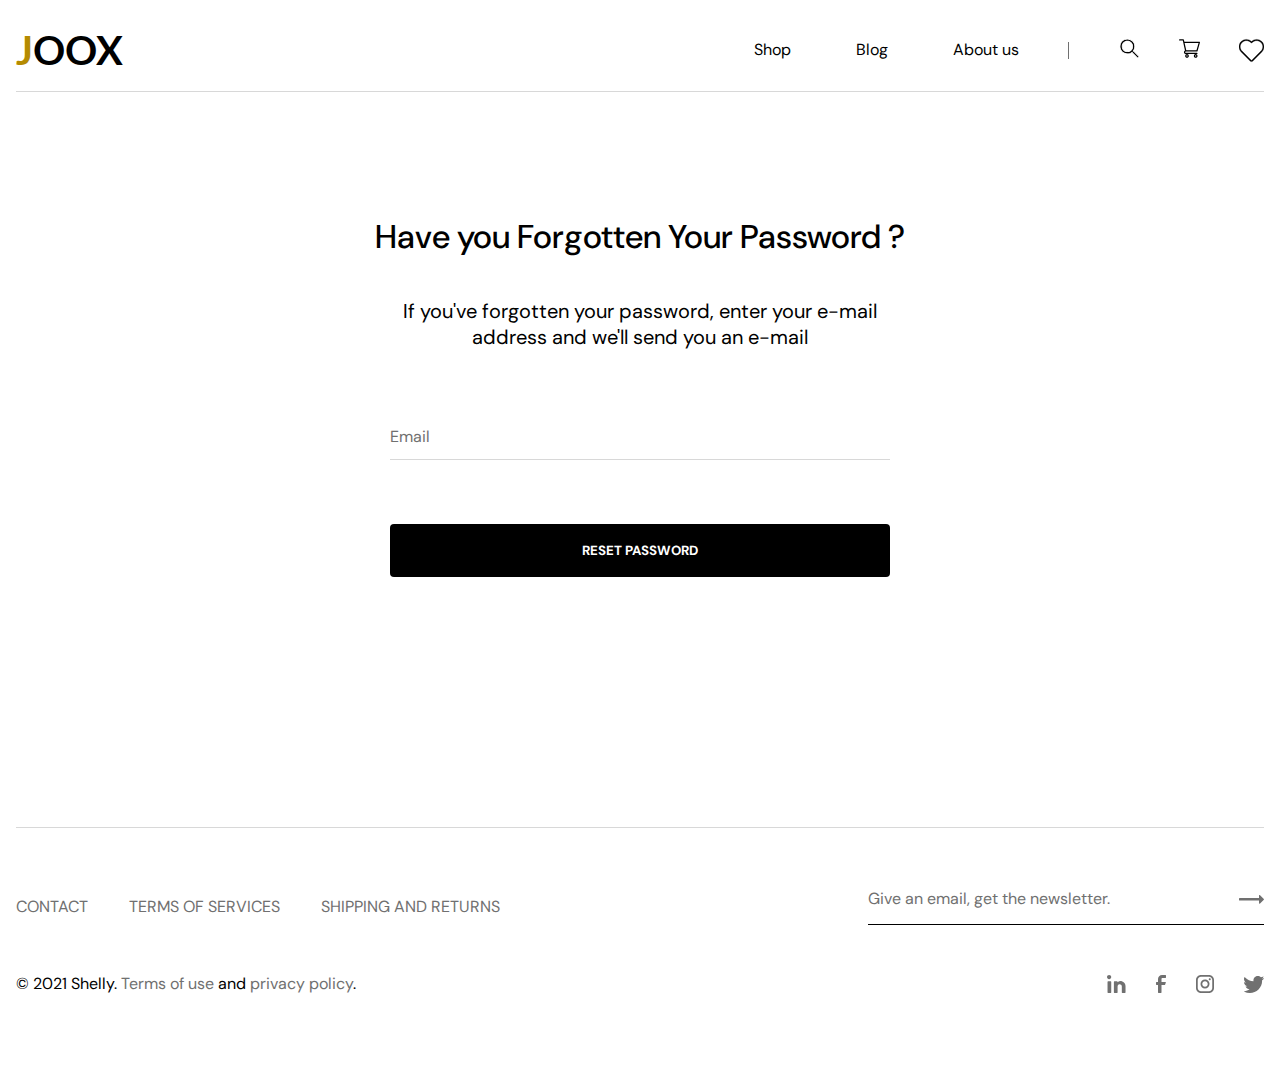
<file: forgottenPassword.html>
<!DOCTYPE html>
<html lang="en"> 
    <head>
        <title>Forgot your password? | JOOX</title> 
        <link rel="stylesheet" href="css/styles.min.css" type="text/css">
        <link rel="shortcut icon" href="images/icons/favicon.ico">
        <meta charset="utf-8">
        <meta http-equiv="X-UA-Compatible" content="IE=edge"> 
        <meta name="format-detection" content="telephone=no"> 
		<meta name="viewport" content="width=device-width,initial-scale=1.0,maximum-scale=1.0,user-scalable=0"> 
    </head>
<body>

	<div class="wrapper">

        <main class="main">

            <header class="header header--mod">
                <div class="container">
                    <div class="header__wrapper">
                        <a href="index.html" class="header__logo logo">
                            <span>J</span>OOX
                        </a>
                        <div class="header__buttons">
                            <nav class="header__menu">
                                <ul class="header__list">
                                    <li class="header__list-item">
                                        <a href="shop.html" class="header__link">Shop</a>
                                    </li>
                                    <li class="header__list-item">
                                        <a href="blog-general.html" class="header__link">Blog</a>
                                    </li>
                                    <li class="header__list-item">
                                        <a href="about.html" class="header__link">About us</a>
                                    </li>
                                </ul>
                            </nav>
                            <div class="header__navigation">
                                <a href="#" class="header__nav-link header__nav-link--search">
                                    <img src="images/icons/search.svg" alt="">
                                </a>
                                <a href="shopping-cart.html" class="header__nav-link">
                                    <img src="images/icons/cart.svg" alt="">
                                </a>
                                <a href="#" class="header__nav-link">
                                    <img src="images/icons/heart.svg" alt="">
                                </a>
                                <div class="search-form search-form--positioned">
                                    <input type="text" class="search-form__input" placeholder="Search...">
                                    <button class="search-form__button">
                                        <img src="images/icons/search.svg" alt="">
                                    </button>
                                </div>
                            </div>
                            <div class="header__hamburger-menu">
                                <span></span>
                            </div>
                        </div>
                    </div>
                </div>
            </header>

            <section class="password">
                <div class="container">
                    <div class="password__wrapper">
                        <div class="password__top">
                            <div class="password__title page-title">Have you Forgotten Your Password ?</div>
                            <div class="password__text">If you've forgotten your password, enter your e-mail address and we'll send you an e-mail</div>
                        </div>
                        <div class="password__bottom">
                            <form action="#" class="password__form">
                                <div class="password__input-box">
                                    <input type="text" class="password__input basic-input" placeholder="Email">
                                </div>
                                <button class="password__button big-button">reset password</button>
                            </form>
                        </div>
                    </div>
                </div>
            </section>

        </main>

        <footer class="footer">
            <div class="container">
                <div class="footer__wrapper">
                    <div class="footer__top">
                        <ul class="footer__menu">
                            <li class="footer__list-item">
                                <a href="#" class="footer__menu-link">Contact</a>
                            </li>
                            <li class="footer__list-item">
                                <a href="#" class="footer__menu-link">Terms of services</a>
                            </li>
                            <li class="footer__list-item">
                                <a href="#" class="footer__menu-link">Shipping and returns</a>
                            </li>
                        </ul>
                        <form action="#" class="footer__subscribe">
                            <div class="footer__box">
                            <input type="text" class="footer__input" placeholder="Give an email, get the newsletter.">
                            <button type="submit" class="footer__button">
                                <img src="images/icons/arrow-right.svg" alt="">
                            </button>
                            </div>
                        </form>
                    </div>
                    <div class="footer__bottom">
                        <div class="footer__copyright">© 2021 Shelly. <a href="#">Terms of use</a> and <a href="#">privacy policy</a>.</div>
                        <div class="footer__social">
                            <a href="#" class="footer__social-link">
                                <img src="images/icons/in.svg" alt="">
                            </a>
                            <a href="#" class="footer__social-link">
                                <img src="images/icons/f.svg" alt="">
                            </a>
                            <a href="#" class="footer__social-link">
                                <img src="images/icons/ig.svg" alt="">
                            </a>
                            <a href="#" class="footer__social-link">
                                <img src="images/icons/twi.svg" alt="">
                            </a>
                        </div>
                    </div>
                </div>
            </div>
        </footer>


	</div>


    

<script src="js/main.min.js"></script>

</body>
 </html>
</file>
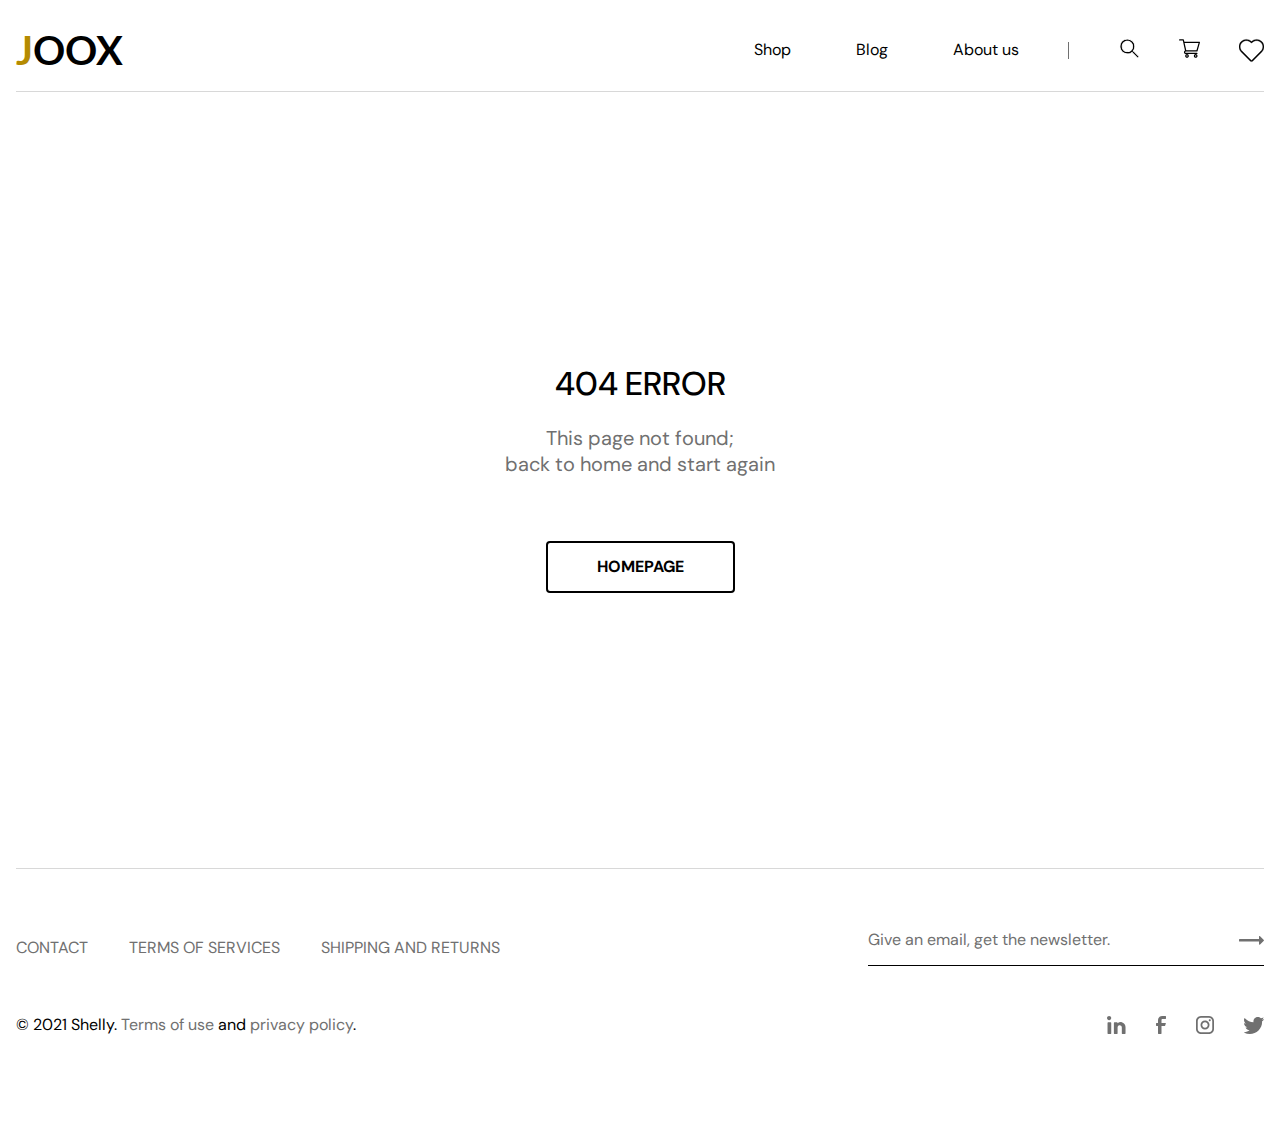
<file: page404.html>
<!DOCTYPE html>
<html lang="en"> 
    <head>
        <title>Page not found | JOOX</title> 
        <link rel="stylesheet" href="css/styles.min.css" type="text/css">
        <link rel="shortcut icon" href="images/icons/favicon.ico">
        <meta charset="utf-8">
        <meta http-equiv="X-UA-Compatible" content="IE=edge"> 
        <meta name="format-detection" content="telephone=no"> 
		<meta name="viewport" content="width=device-width,initial-scale=1.0,maximum-scale=1.0,user-scalable=0"> 
    </head>
<body>

	<div class="wrapper">

        <main class="main">

            <header class="header header--mod">
                <div class="container">
                    <div class="header__wrapper">
                        <a href="index.html" class="header__logo logo">
                            <span>J</span>OOX
                        </a>
                        <div class="header__buttons">
                            <nav class="header__menu">
                                <ul class="header__list">
                                    <li class="header__list-item">
                                        <a href="shop.html" class="header__link">Shop</a>
                                    </li>
                                    <li class="header__list-item">
                                        <a href="blog-general.html" class="header__link">Blog</a>
                                    </li>
                                    <li class="header__list-item">
                                        <a href="about.html" class="header__link">About us</a>
                                    </li>
                                </ul>
                            </nav>
                            <div class="header__navigation">
                                <a href="#" class="header__nav-link header__nav-link--search">
                                    <img src="images/icons/search.svg" alt="">
                                </a>
                                <a href="shopping-cart.html" class="header__nav-link">
                                    <img src="images/icons/cart.svg" alt="">
                                </a>
                                <a href="#" class="header__nav-link">
                                    <img src="images/icons/heart.svg" alt="">
                                </a>
                                <div class="search-form search-form--positioned">
                                    <input type="text" class="search-form__input" placeholder="Search...">
                                    <button class="search-form__button">
                                        <img src="images/icons/search.svg" alt="">
                                    </button>
                                </div>
                            </div>
                            <div class="header__hamburger-menu">
                                <span></span>
                            </div>
                        </div>
                    </div>
                </div>
            </header>

            <section class="not-found">
                <div class="container">
                    <div class="not-found__wrapper">
                        <div class="not-found__body">
                            <div class="not-found__title">404 ERROR</div>
                            <div class="not-found__text">This page not found; <br>
                            back to home and start again</div>
                            <a href="index.html" class="not-found__button">HOMEPAGE</a>
                        </div>
                    </div>
                </div>
            </section>
            

        </main>

        <footer class="footer">
            <div class="container">
                <div class="footer__wrapper">
                    <div class="footer__top">
                        <ul class="footer__menu">
                            <li class="footer__list-item">
                                <a href="#" class="footer__menu-link">Contact</a>
                            </li>
                            <li class="footer__list-item">
                                <a href="#" class="footer__menu-link">Terms of services</a>
                            </li>
                            <li class="footer__list-item">
                                <a href="#" class="footer__menu-link">Shipping and returns</a>
                            </li>
                        </ul>
                        <form action="#" class="footer__subscribe">
                            <div class="footer__box">
                            <input type="text" class="footer__input" placeholder="Give an email, get the newsletter.">
                            <button type="submit" class="footer__button">
                                <img src="images/icons/arrow-right.svg" alt="">
                            </button>
                            </div>
                        </form>
                    </div>
                    <div class="footer__bottom">
                        <div class="footer__copyright">© 2021 Shelly. <a href="#">Terms of use</a> and <a href="#">privacy policy</a>.</div>
                        <div class="footer__social">
                            <a href="#" class="footer__social-link">
                                <img src="images/icons/in.svg" alt="">
                            </a>
                            <a href="#" class="footer__social-link">
                                <img src="images/icons/f.svg" alt="">
                            </a>
                            <a href="#" class="footer__social-link">
                                <img src="images/icons/ig.svg" alt="">
                            </a>
                            <a href="#" class="footer__social-link">
                                <img src="images/icons/twi.svg" alt="">
                            </a>
                        </div>
                    </div>
                </div>
            </div>
        </footer>


	</div>


    

<script src="js/main.min.js"></script>

</body>
 </html>
</file>
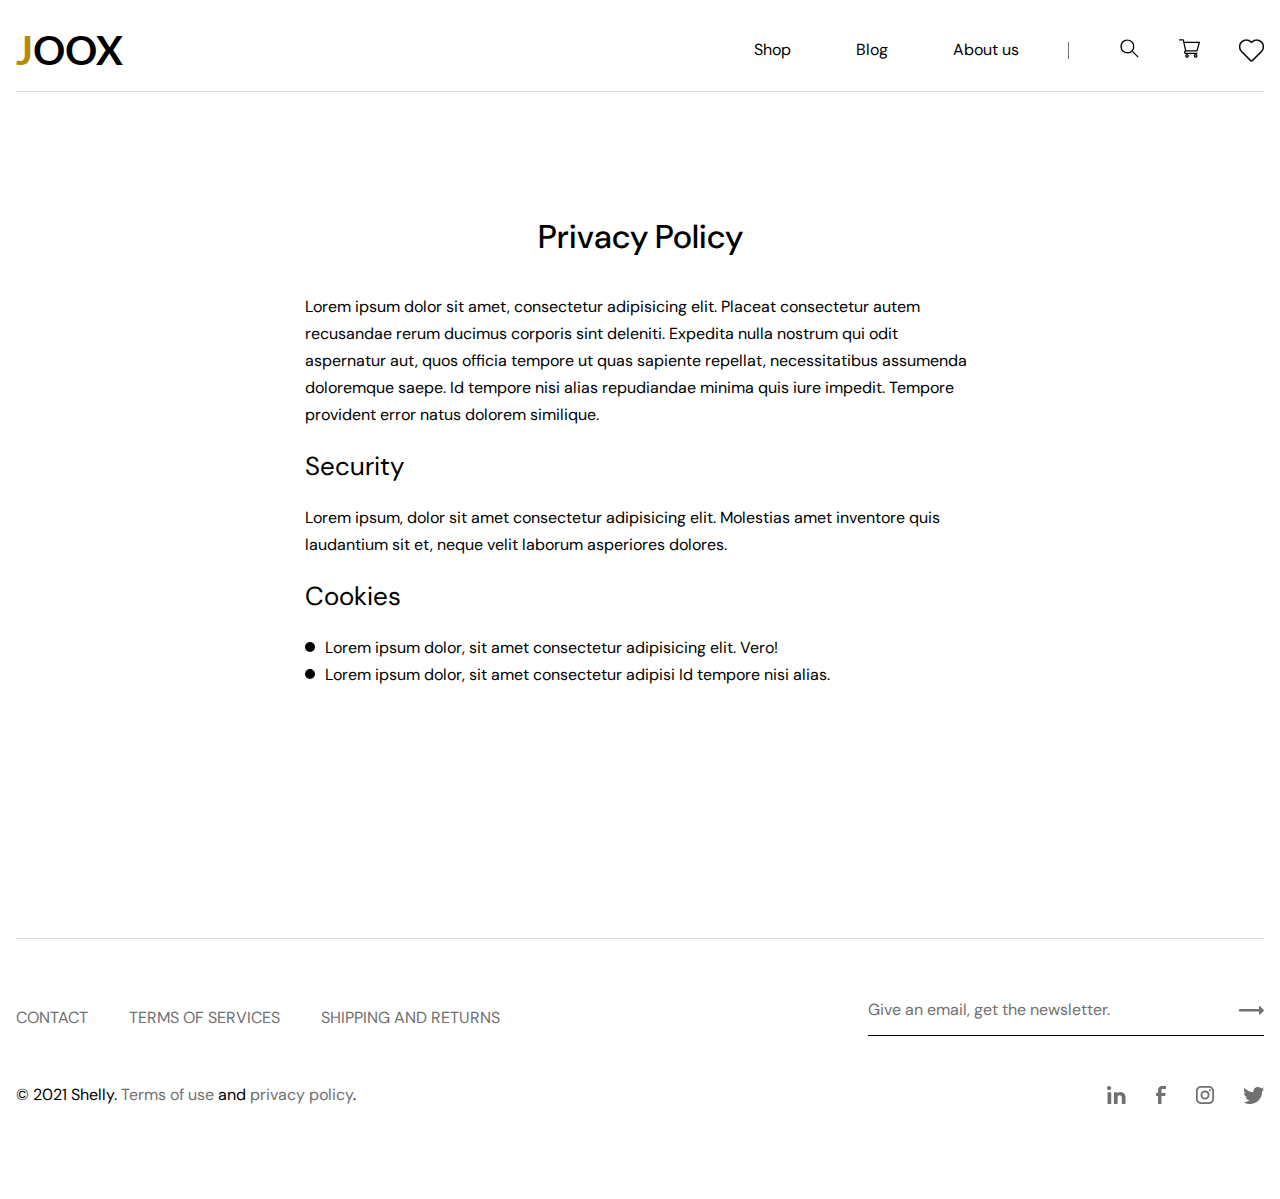
<file: privacy.html>
<!DOCTYPE html>
<html lang="en"> 
    <head>
        <title>Privacy Policy | JOOX</title> 
        <link rel="stylesheet" href="css/styles.min.css" type="text/css">
        <link rel="shortcut icon" href="images/icons/favicon.ico">
        <meta charset="utf-8">
        <meta http-equiv="X-UA-Compatible" content="IE=edge"> 
        <meta name="format-detection" content="telephone=no"> 
		<meta name="viewport" content="width=device-width,initial-scale=1.0,maximum-scale=1.0,user-scalable=0"> 
    </head>
<body>

	<div class="wrapper">

        <main class="main">

            <header class="header header--mod">
                <div class="container">
                    <div class="header__wrapper">
                        <a href="index.html" class="header__logo logo">
                            <span>J</span>OOX
                        </a>
                        <div class="header__buttons">
                            <nav class="header__menu">
                                <ul class="header__list">
                                    <li class="header__list-item">
                                        <a href="shop.html" class="header__link">Shop</a>
                                    </li>
                                    <li class="header__list-item">
                                        <a href="blog-general.html" class="header__link">Blog</a>
                                    </li>
                                    <li class="header__list-item">
                                        <a href="about.html" class="header__link">About us</a>
                                    </li>
                                </ul>
                            </nav>
                            <div class="header__navigation">
                                <a href="#" class="header__nav-link header__nav-link--search">
                                    <img src="images/icons/search.svg" alt="">
                                </a>
                                <a href="shopping-cart.html" class="header__nav-link">
                                    <img src="images/icons/cart.svg" alt="">
                                </a>
                                <a href="#" class="header__nav-link">
                                    <img src="images/icons/heart.svg" alt="">
                                </a>
                                <div class="search-form search-form--positioned">
                                    <input type="text" class="search-form__input" placeholder="Search...">
                                    <button class="search-form__button">
                                        <img src="images/icons/search.svg" alt="">
                                    </button>
                                </div>
                            </div>
                            <div class="header__hamburger-menu">
                                <span></span>
                            </div>
                        </div>
                    </div>
                </div>
            </header>

            <section class="privacy">
                <div class="container">
                    <div class="privacy__wrapper">
                        <div class="privacy__title page-title">Privacy Policy</div>
                        <div class="privacy__text usual-text">Lorem ipsum dolor sit amet, consectetur adipisicing elit. Placeat consectetur autem recusandae rerum ducimus corporis sint deleniti. Expedita nulla nostrum qui odit aspernatur aut, quos officia tempore ut quas sapiente repellat, necessitatibus assumenda doloremque saepe. Id tempore nisi alias repudiandae minima quis iure impedit. Tempore provident error natus dolorem similique.</div>
                        <div class="privacy__mini-title">Security</div>
                        <div class="privacy__text usual-text">Lorem ipsum, dolor sit amet consectetur adipisicing elit. Molestias amet inventore quis laudantium sit et, neque velit laborum asperiores dolores.</div>
                        <div class="privacy__mini-title">Cookies</div>
                        <ul class="privacy__text usual-text">
                            <li>Lorem ipsum dolor, sit amet consectetur adipisicing elit. Vero!</li>
                            <li>Lorem ipsum dolor, sit amet consectetur adipisi Id tempore nisi alias.</li>
                        </ul>
                    </div>
                </div>
            </section>

        </main>

        <footer class="footer">
            <div class="container">
                <div class="footer__wrapper">
                    <div class="footer__top">
                        <ul class="footer__menu">
                            <li class="footer__list-item">
                                <a href="#" class="footer__menu-link">Contact</a>
                            </li>
                            <li class="footer__list-item">
                                <a href="#" class="footer__menu-link">Terms of services</a>
                            </li>
                            <li class="footer__list-item">
                                <a href="#" class="footer__menu-link">Shipping and returns</a>
                            </li>
                        </ul>
                        <form action="#" class="footer__subscribe">
                            <div class="footer__box">
                            <input type="text" class="footer__input" placeholder="Give an email, get the newsletter.">
                            <button type="submit" class="footer__button">
                                <img src="images/icons/arrow-right.svg" alt="">
                            </button>
                            </div>
                        </form>
                    </div>
                    <div class="footer__bottom">
                        <div class="footer__copyright">© 2021 Shelly. <a href="#">Terms of use</a> and <a href="#">privacy policy</a>.</div>
                        <div class="footer__social">
                            <a href="#" class="footer__social-link">
                                <img src="images/icons/in.svg" alt="">
                            </a>
                            <a href="#" class="footer__social-link">
                                <img src="images/icons/f.svg" alt="">
                            </a>
                            <a href="#" class="footer__social-link">
                                <img src="images/icons/ig.svg" alt="">
                            </a>
                            <a href="#" class="footer__social-link">
                                <img src="images/icons/twi.svg" alt="">
                            </a>
                        </div>
                    </div>
                </div>
            </div>
        </footer>


	</div>


    

<script src="js/main.min.js"></script>

</body>
 </html>
</file>
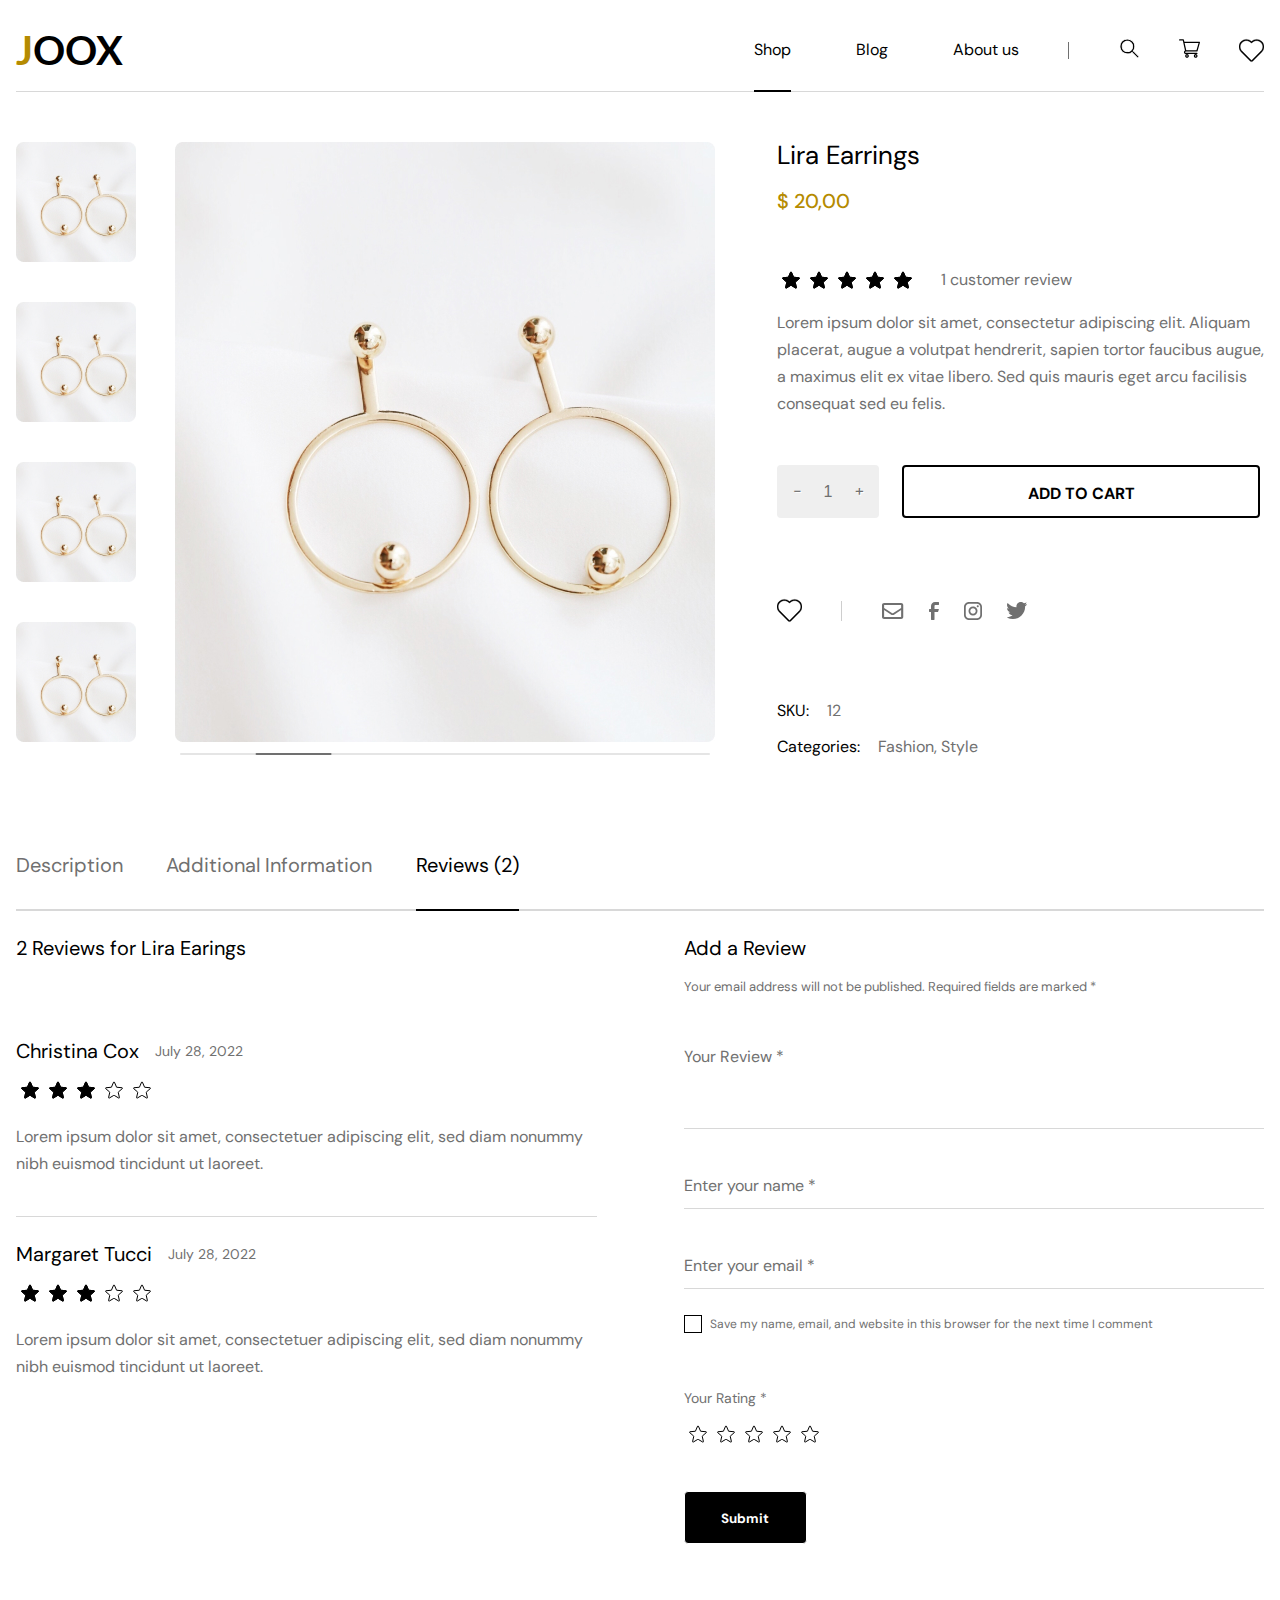
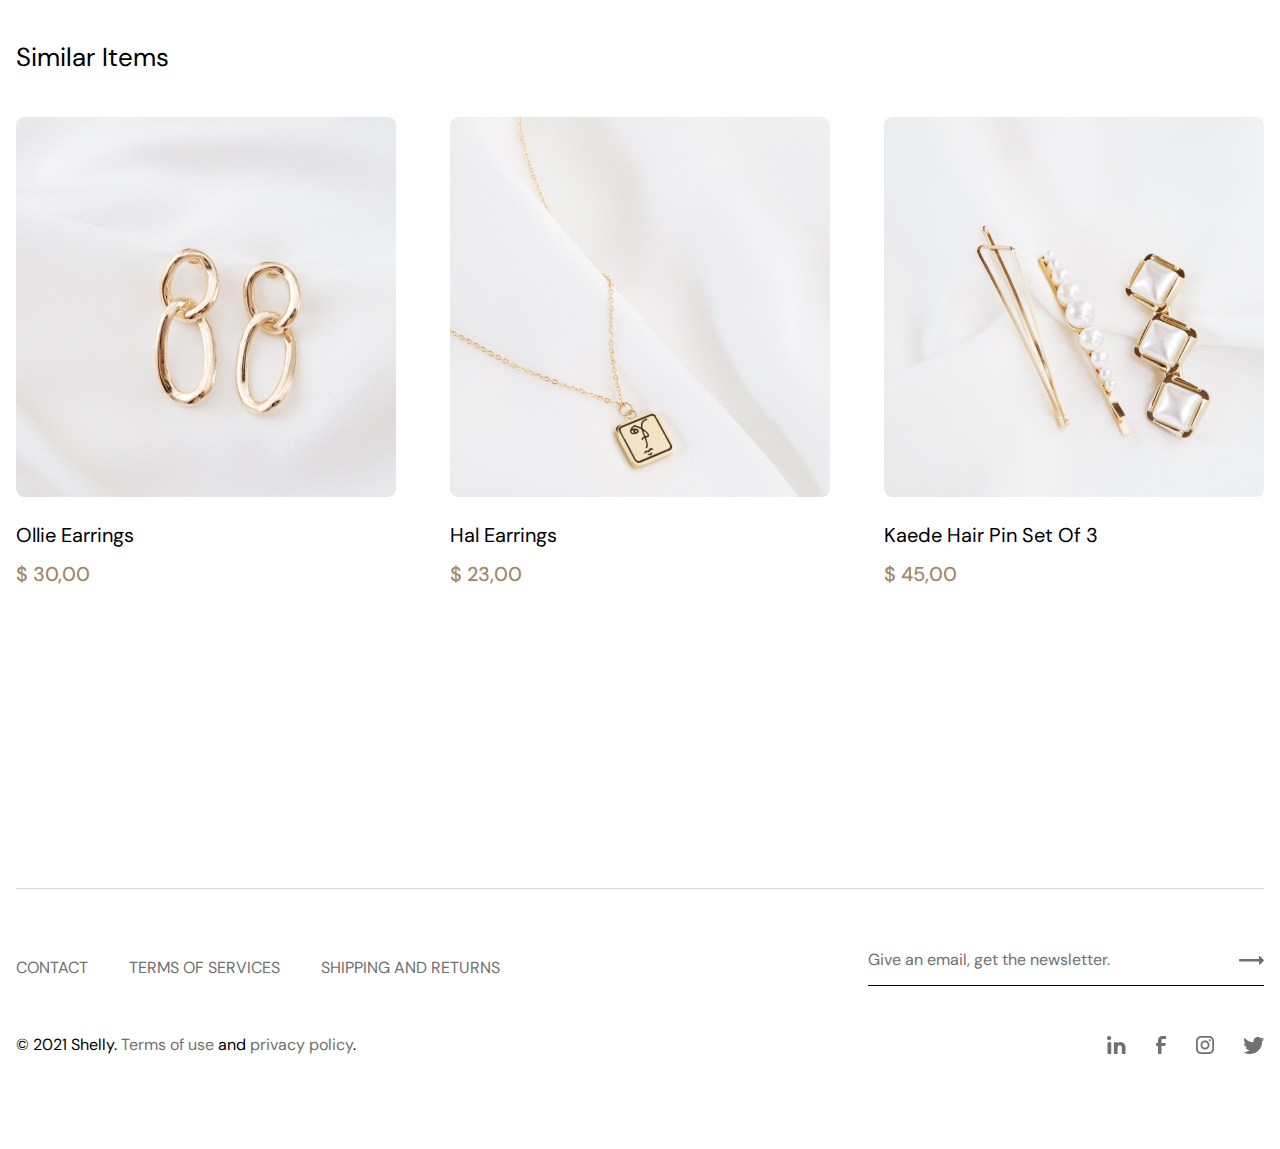
<file: product.html>
<!DOCTYPE html>
<html lang="en"> 
    <head>
        <title>About this product | JOOX</title> 
        <link rel="stylesheet" href="css/styles.min.css" type="text/css">
        <link rel="shortcut icon" href="images/icons/favicon.ico">
        <meta charset="utf-8">
        <meta http-equiv="X-UA-Compatible" content="IE=edge"> 
        <meta name="format-detection" content="telephone=no"> 
		<meta name="viewport" content="width=device-width,initial-scale=1.0,maximum-scale=1.0,user-scalable=0"> 
    </head>
<body>

	<div class="wrapper">

        <main class="main">

            <header class="header header--mod">
                <div class="container">
                    <div class="header__wrapper">
                        <a href="index.html" class="header__logo logo">
                            <span>J</span>OOX
                        </a>
                        <div class="header__buttons">
                            <nav class="header__menu">
                                <ul class="header__list">
                                    <li class="header__list-item">
                                        <a href="shop.html" class="header__link header__link--active">Shop</a>
                                    </li>
                                    <li class="header__list-item">
                                        <a href="blog-general.html" class="header__link">Blog</a>
                                    </li>
                                    <li class="header__list-item">
                                        <a href="about.html" class="header__link">About us</a>
                                    </li>
                                </ul>
                            </nav>
                            <div class="header__navigation">
                                <a href="#" class="header__nav-link header__nav-link--search">
                                    <img src="images/icons/search.svg" alt="">
                                </a>
                                <a href="shopping-cart.html" class="header__nav-link">
                                    <img src="images/icons/cart.svg" alt="">
                                </a>
                                <a href="#" class="header__nav-link">
                                    <img src="images/icons/heart.svg" alt="">
                                </a>
                                <div class="search-form search-form--positioned">
                                    <input type="text" class="search-form__input" placeholder="Search...">
                                    <button class="search-form__button">
                                        <img src="images/icons/search.svg" alt="">
                                    </button>
                                </div>
                            </div>
                            <div class="header__hamburger-menu">
                                <span></span>
                            </div>
                        </div>
                    </div>
                </div>
            </header>

            

            <section class="product">
                <div class="container">
                    <div class="product__wrapper">

                        <div class="notification hidden">
                            <div class="container">
                                <div class="notification-wrapper">
                                    <div class="notification-box">
                                        <div class="notification-msg">The item added to your Shopping bag.</div>
                                        <a href="#" class="notification-btn">VIEW CART</a>
                                    </div>
                                </div>
                            </div>
                        </div>

                        <div class="product__about">
                            <div class="product__pics">
                                <div class="product__pics-min swiper">
                                    <div class="swiper-wrapper">
                                        <div class="product__pics-min-slide swiper-slide">
                                            <img src="images/content/Img-02.jpg" alt="">
                                        </div>
                                        <div class="product__pics-min-slide swiper-slide">
                                            <img src="images/content/Img-02.jpg" alt="">
                                        </div>
                                        <div class="product__pics-min-slide swiper-slide">
                                            <img src="images/content/Img-02.jpg" alt="">
                                        </div>
                                        <div class="product__pics-min-slide swiper-slide">
                                            <img src="images/content/Img-02.jpg" alt="">
                                        </div>
                                        <div class="product__pics-min-slide swiper-slide">
                                            <img src="images/content/Img-02.jpg" alt="">
                                        </div>
                                    </div>
                                </div>
                                <div class="product__pics-max swiper">
                                    <div class="swiper-wrapper">
                                        <div class="product__pics-max-slide swiper-slide">
                                            <img src="images/content/Img-01.jpg" alt="">
                                        </div>
                                        <div class="product__pics-max-slide swiper-slide">
                                            <img src="images/content/Img-01.jpg" alt="">
                                        </div>
                                        <div class="product__pics-max-slide swiper-slide">
                                            <img src="images/content/Img-01.jpg" alt="">
                                        </div>
                                        <div class="product__pics-max-slide swiper-slide">
                                            <img src="images/content/Img-01.jpg" alt="">
                                        </div>
                                        <div class="product__pics-max-slide swiper-slide">
                                            <img src="images/content/Img-01.jpg" alt="">
                                        </div>
                                    </div>
                                    <div class="swiper-scrollbar"></div>
                                </div>
                            </div>
                            <div class="product__body">
                                <div class="product__title">Lira Earrings</div>
                                <div class="product__price">$ 20,00</div>
                                <div class="product__rating">
                                    <div class="product__rating-stars"></div>
                                    <div class="product__rating-text">1 customer review</div>
                                </div>
                                    <div class="product__text">Lorem ipsum dolor sit amet, consectetur adipiscing elit. Aliquam placerat, augue a volutpat hendrerit, sapien tortor faucibus augue, a maximus elit ex vitae libero. Sed quis mauris eget arcu facilisis consequat sed eu felis.</div>
                                    <div class="product__view-more">View more <span>></span></div>
                                <div class="product__row">
                                    <input type="number" value="1" min="1" class="product__quantity"></input>
                                    <a href="#" class="product__button">add to cart</a>
                                </div>
                                <div class="product__row">
                                    <a href="#" class="product__icon-button">
                                        <img src="images/icons/heart.svg" alt="">
                                    </a>
                                    <a href="#" class="product__icon-button">
                                        <img src="images/icons/mail.svg" alt="">
                                    </a>
                                    <a href="#" class="product__icon-button">
                                        <img src="images/icons/f.svg" alt="">
                                    </a>
                                    <a href="#" class="product__icon-button">
                                        <img src="images/icons/ig.svg" alt="">
                                    </a>
                                    <a href="#" class="product__icon-button">
                                        <img src="images/icons/twi.svg" alt="">
                                    </a>
                                </div>
                                <div class="product__property">
                                    <span class="product__property-name">SKU:</span>
                                    <span class="product__property-value">12</span>
                                </div>
                                <div class="product__property">
                                    <span class="product__property-name">Categories:</span>
                                    <a href="#" class="product__tag">Fashion</a>,
                                    <a href="#" class="product__tag">Style</a>
                                </div>
                            </div>
                        </div>
                        <div class="product__tabs">

                            <div class="product__tabs-item">
                                <a href="#description" class="product__tabs-trigger product__tabs-trigger--1">Description</a>
                                <div class="product__tabs-content" id="description">
                                    <p>Lorem ipsum dolor sit amet, consectetur adipiscing elit. Aliquam placerat, augue a volutpat hendrerit, sapien tortor
                                    faucibus augue, a maximus elit ex vitae libero. Sed quis mauris eget arcu facilisis consequat sed eu felis. Nunc sed
                                    porta augue. Morbi porta tempor odio, in molestie diam bibendum sed.</p><br>
                                    <p>Lorem ipsum dolor sit amet consectetur adipisicing elit. Nobis sit accusantium blanditiis neque. Dolores, expedita deleniti corrupti voluptatem dicta id. Impedit inventore expedita voluptatum quasi neque? Iste a reprehenderit accusamus? Magnam sapiente dolores fuga consequuntur perspiciatis ad, suscipit nihil quod quo minus similique, odio iusto rem maiores in dolorem molestias exercitationem, neque nemo totam. Provident corporis eos quaerat ut rem hic dolore dolor nostrum, corrupti ipsam ullam eligendi quis aut ad ducimus aliquam quo deleniti?</p>
                                </div>
                            </div>
                            <div class="product__tabs-item">
                                <a href="#addinfo" class="product__tabs-trigger product__tabs-trigger--2">Additional Information</a>
                                <div class="product__tabs-content" id="addinfo">
                                    <div class="product__property">
                                        <span class="product__property-name">Weight:</span>
                                        <span class="product__property-value">0.3 kg</span>
                                    </div>
                                    <div class="product__property">
                                        <span class="product__property-name">Dimentions:</span>
                                        <span class="product__property-value">15 x 10 x 1 cm</span>
                                    </div>
                                    <div class="product__property">
                                        <span class="product__property-name">Colors:</span>
                                        <span class="product__property-value">Black, Brown, White</span>
                                    </div>
                                    <div class="product__property">
                                        <span class="product__property-name">Material:</span>
                                        <span class="product__property-value">Metal</span>
                                    </div>
                                </div>
                            </div>
                            <div class="product__tabs-item product__tabs-item--rotated-arrow">
                                <a href="#reviews" class="product__tabs-trigger product__tabs-trigger--3 product__tabs-trigger--active">Reviews (2)</a>
                                <div class="product__tabs-content product__tabs-content--active" id="reviews">
                                    <div class="product__tabs-content-wrapper">
                                        <div class="product__tabs-reviews">
                                            <div class="product__review-title">2 Reviews for Lira Earings</div>
                                            <div class="product__review">
                                                <div class="product__review-box">
                                                    <div class="product__review-name">Christina Cox</div>
                                                    <div class="product__review-date">July 28, 2022</div>
                                                </div>
                                                <div class="product__review-rating"></div>
                                                <div class="product__review-text">
                                                    Lorem ipsum dolor sit amet, consectetuer adipiscing elit, sed diam nonummy nibh euismod tincidunt ut
                                                    laoreet.
                                                </div>
                                            </div>
                                            <div class="product__review">
                                                <div class="product__review-box">
                                                    <div class="product__review-name">Margaret Tucci</div>
                                                    <div class="product__review-date">July 28, 2022</div>
                                                </div>
                                                <div class="product__review-rating"></div>
                                                <div class="product__review-text">
                                                    Lorem ipsum dolor sit amet, consectetuer adipiscing elit, sed diam nonummy nibh euismod tincidunt ut
                                                    laoreet.
                                                </div>
                                            </div>
                                        </div>
                                        <div class="product__tabs-add">
                                            <div class="product__review-title">Add a Review</div>
                                            <div class="product__tabs-text">Your email address will not be published. Required fields are marked *</div>
                                            <form action="#" class="product__tabs-form">
                                                <div class="product__add-textarea-box">
                                                    <textarea required class="product__add-textarea basic-input" placeholder="Your Review *"></textarea>
                                                </div>
                                                <div class="product__add-input-box">
                                                    <input required type="text" class="product__add-input basic-input" placeholder="Enter your name *">
                                                </div>
                                                <div class="product__add-input-box product__add-input-box--email">
                                                    <input required type="text" class="product__add-input basic-input" placeholder="Enter your email *">
                                                </div>
                                                <label class="product__add-checkbox">
                                                    <input type="checkbox" class="input-hidden">
                                                    <span class="product__add-checkbox-span"></span>
                                                    <span class="product__add-checkbox-text">Save my name, email, and website in this browser for the
                                                        next time I comment</span>
                                                </label>
                                                <div class="product__add-rating">
                                                    <div class="product__add-rating-text">Your Rating *</div>
                                                    <div class="product__add-rating-stars"></div>
                                                </div>
                                                <button type="submit" class="product__add-button">Submit</button>
                                            </form>
                                        </div>
                                    </div>
                                </div>
                            </div>

                        </div>
                    </div>

                    <div class="similar">
                        <div class="similar__title">Similar Items</div>
                        <div class="similar__items">
                            <div class="product-item">
                                <div class="product-item__pic">
                                    <!-- <div class="product-item__label">- 21%</div> -->
                                    <div class="product-item__img">
                                        <img src="images/content/Img-07.jpg" alt="">
                                    </div>
                                    <div class="product-item__buttons">
                                        <a href="#" class="product-item__button">
                                            <img src="images/icons/cart.svg" alt="">
                                        </a>
                                        <a href="#" class="product-item__button">
                                            <img src="images/icons/eye.svg" alt="">
                                        </a>
                                        <a href="#" class="product-item__button">
                                            <img src="images/icons/heart.svg" alt="">
                                        </a>
                                    </div>
                                </div>
                                <div class="product-item__body">
                                    <a href="#" class="product-item__title">Ollie Earrings</a>
                                    <div class="product-item__price">$ 30,00</div>
                                </div>
                            </div>
                            <div class="product-item">
                                <div class="product-item__pic">
                                    <div class="product-item__img">
                                        <img src="images/content/Img-06.jpg" alt="">
                                    </div>
                                    <div class="product-item__buttons">
                                        <a href="#" class="product-item__button">
                                            <img src="images/icons/cart.svg" alt="">
                                        </a>
                                        <a href="#" class="product-item__button">
                                            <img src="images/icons/eye.svg" alt="">
                                        </a>
                                        <a href="#" class="product-item__button">
                                            <img src="images/icons/heart.svg" alt="">
                                        </a>
                                    </div>
                                </div>
                                <div class="product-item__body">
                                    <a href="#" class="product-item__title">Hal Earrings</a>
                                    <div class="product-item__price">$ 23,00</div>
                                </div>
                            </div>
                            <div class="product-item">
                                <div class="product-item__pic">
                                    <div class="product-item__img">
                                        <img src="images/content/Img-04.jpg" alt="">
                                    </div>
                                    <div class="product-item__buttons">
                                        <a href="#" class="product-item__button">
                                            <img src="images/icons/cart.svg" alt="">
                                        </a>
                                        <a href="#" class="product-item__button">
                                            <img src="images/icons/eye.svg" alt="">
                                        </a>
                                        <a href="#" class="product-item__button">
                                            <img src="images/icons/heart.svg" alt="">
                                        </a>
                                    </div>
                                </div>
                                <div class="product-item__body">
                                    <a href="#" class="product-item__title">Kaede Hair Pin Set Of 3</a>
                                    <div class="product-item__price">$ 45,00</div>
                                </div>
                            </div>
                        </div>
                    </div>


                    <div class="similar similar--slider">
                        <div class="similar__title">Similar Items</div>
                        <div class="similar__items swiper">
                            <div class="swiper-wrapper">
                            <div class="swiper-slide">
                            <div class="product-item">
                                <div class="product-item__pic">
                                    <!-- <div class="product-item__label">- 21%</div> -->
                                    <div class="product-item__img">
                                        <img src="images/content/Img-07.jpg" alt="">
                                    </div>
                                    <div class="product-item__buttons">
                                        <a href="#" class="product-item__button">
                                            <img src="images/icons/cart.svg" alt="">
                                        </a>
                                        <a href="#" class="product-item__button">
                                            <img src="images/icons/eye.svg" alt="">
                                        </a>
                                        <a href="#" class="product-item__button">
                                            <img src="images/icons/heart.svg" alt="">
                                        </a>
                                    </div>
                                </div>
                                <div class="product-item__body">
                                    <a href="#" class="product-item__title">Ollie Earrings</a>
                                    <div class="product-item__price">$ 30,00</div>
                                </div>
                            </div>
                            </div>
                            <div class="swiper-slide">
                            <div class="product-item">
                                <div class="product-item__pic">
                                    <div class="product-item__img">
                                        <img src="images/content/Img-06.jpg" alt="">
                                    </div>
                                    <div class="product-item__buttons">
                                        <a href="#" class="product-item__button">
                                            <img src="images/icons/cart.svg" alt="">
                                        </a>
                                        <a href="#" class="product-item__button">
                                            <img src="images/icons/eye.svg" alt="">
                                        </a>
                                        <a href="#" class="product-item__button">
                                            <img src="images/icons/heart.svg" alt="">
                                        </a>
                                    </div>
                                </div>
                                <div class="product-item__body">
                                    <a href="#" class="product-item__title">Hal Earrings</a>
                                    <div class="product-item__price">$ 23,00</div>
                                </div>
                            </div>
                            </div>
                            <div class="swiper-slide">
                            <div class="product-item">
                                <div class="product-item__pic">
                                    <div class="product-item__img">
                                        <img src="images/content/Img-04.jpg" alt="">
                                    </div>
                                    <div class="product-item__buttons">
                                        <a href="#" class="product-item__button">
                                            <img src="images/icons/cart.svg" alt="">
                                        </a>
                                        <a href="#" class="product-item__button">
                                            <img src="images/icons/eye.svg" alt="">
                                        </a>
                                        <a href="#" class="product-item__button">
                                            <img src="images/icons/heart.svg" alt="">
                                        </a>
                                    </div>
                                </div>
                                <div class="product-item__body">
                                    <a href="#" class="product-item__title">Kaede Hair Pin Set Of 3</a>
                                    <div class="product-item__price">$ 45,00</div>
                                </div>
                            </div>
                            </div>
                            </div>
                        </div>
                    </div>



                </div>
            </section>

        </main>

        <footer class="footer">
            <div class="container">
                <div class="footer__wrapper">
                    <div class="footer__top">
                        <ul class="footer__menu">
                            <li class="footer__list-item">
                                <a href="#" class="footer__menu-link">Contact</a>
                            </li>
                            <li class="footer__list-item">
                                <a href="#" class="footer__menu-link">Terms of services</a>
                            </li>
                            <li class="footer__list-item">
                                <a href="#" class="footer__menu-link">Shipping and returns</a>
                            </li>
                        </ul>
                        <form action="#" class="footer__subscribe">
                            <div class="footer__box">
                            <input type="text" class="footer__input" placeholder="Give an email, get the newsletter.">
                            <button type="submit" class="footer__button">
                                <img src="images/icons/arrow-right.svg" alt="">
                            </button>
                            </div>
                        </form>
                    </div>
                    <div class="footer__bottom">
                        <div class="footer__copyright">© 2021 Shelly. <a href="#">Terms of use</a> and <a href="#">privacy policy</a>.</div>
                        <div class="footer__social">
                            <a href="#" class="footer__social-link">
                                <img src="images/icons/in.svg" alt="">
                            </a>
                            <a href="#" class="footer__social-link">
                                <img src="images/icons/f.svg" alt="">
                            </a>
                            <a href="#" class="footer__social-link">
                                <img src="images/icons/ig.svg" alt="">
                            </a>
                            <a href="#" class="footer__social-link">
                                <img src="images/icons/twi.svg" alt="">
                            </a>
                        </div>
                    </div>
                </div>
            </div>
        </footer>


	</div>


    

<script src="js/main.min.js"></script>

</body>
 </html>
</file>
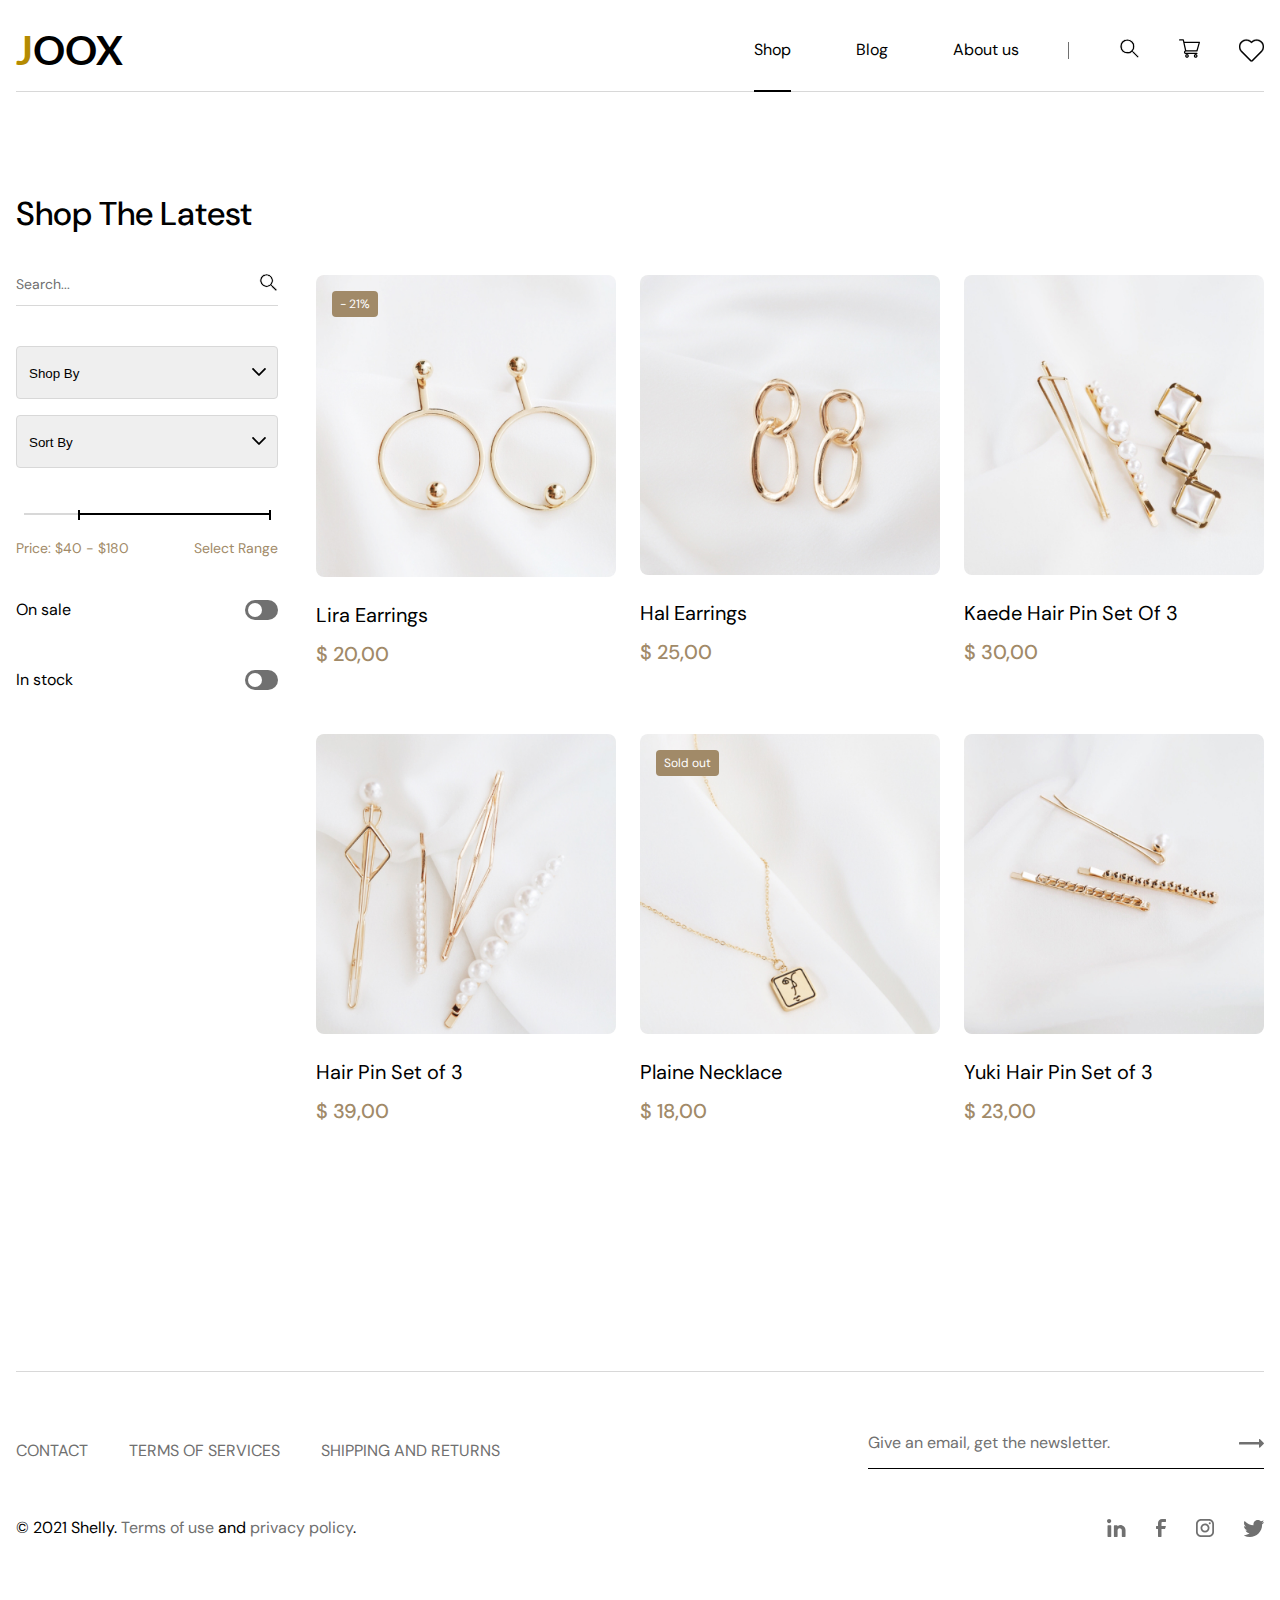
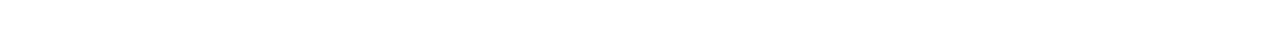
<file: shop.html>
<!DOCTYPE html>
<html lang="en"> 
    <head>
        <title>Shop | JOOX</title> 
        <link rel="stylesheet" href="css/styles.min.css" type="text/css">
        <link rel="shortcut icon" href="images/icons/favicon.ico">
        <meta charset="utf-8">
        <meta http-equiv="X-UA-Compatible" content="IE=edge"> 
        <meta name="format-detection" content="telephone=no"> 
		<meta name="viewport" content="width=device-width,initial-scale=1.0,maximum-scale=1.0,user-scalable=0"> 
    </head>
<body>

	<div class="wrapper">

        <main class="main">

            <header class="header header--mod">
                <div class="container">
                    <div class="header__wrapper">
                        <a href="index.html" class="header__logo logo">
                            <span>J</span>OOX
                        </a>
                        <div class="header__buttons">
                            <nav class="header__menu">
                                <ul class="header__list">
                                    <li class="header__list-item">
                                        <a href="shop.html" class="header__link header__link--active">Shop</a>
                                    </li>
                                    <li class="header__list-item">
                                        <a href="blog-general.html" class="header__link">Blog</a>
                                    </li>
                                    <li class="header__list-item">
                                        <a href="about.html" class="header__link">About us</a>
                                    </li>
                                </ul>
                            </nav>
                            <div class="header__navigation">
                                <a href="#" class="header__nav-link header__nav-link--search">
                                    <img src="images/icons/search.svg" alt="">
                                </a>
                                <a href="shopping-cart.html" class="header__nav-link">
                                    <img src="images/icons/cart.svg" alt="">
                                </a>
                                <a href="#" class="header__nav-link">
                                    <img src="images/icons/heart.svg" alt="">
                                </a>
                                <div class="search-form search-form--positioned">
                                    <input type="text" class="search-form__input" placeholder="Search...">
                                    <button class="search-form__button">
                                        <img src="images/icons/search.svg" alt="">
                                    </button>
                                </div>
                            </div>
                            <div class="header__hamburger-menu">
                                <span></span>
                            </div>
                        </div>
                    </div>
                </div>
            </header>

            <section class="shop">
                <div class="container">
                    <div class="shop__wrapper">
                        <div class="shop__title section-title">Shop the latest</div>
                        <div class="shop__columns">

                            <div class="filter-button">
                                <span class="filter-button__icon">
                                    <img src="images/icons/filters.svg" alt="">
                                </span>
                                <span class="filter-button__text">Filters</span>
                            </div>

                            <form action="#" class="shop__filters">

                                <div class="search-form">
                                    <input type="text" class="search-form__input" placeholder="Search...">
                                    <button class="search-form__button">
                                        <img src="images/icons/search.svg" alt="">
                                    </button>
                                </div>

                                <div class="filter-select">
                                    <select class="shop-by" name="shop-by" id="shop-by">
                                        <option value="0" selected disabled>Shop By</option>
                                        <option value="1">Option 1</option>
                                        <option value="2">Option 2</option>
                                        <option value="3">Option 3</option>
                                    </select>
                                </div>

                                <div class="filter-select">
                                    <select class="sort-by" name="sort-by" id="sort-by">
                                        <option value="0" selected disabled>Sort By</option>
                                        <option value="1">Option 1</option>
                                        <option value="2">Option 2</option>
                                        <option value="3">Option 3</option>
                                    </select>
                                </div>

                                <div class="filter-range">
                                    <input type="range" class="filter-range__input">
                                    <div class="filter-range__bottom">
                                        <div class="filter-range__price">Price:
                                            $<span class="filter-range__price-from"></span> -
                                            $<span class="filter-range__price-to"></span>
                                        </div>
                                        <div class="filter-range__filter">Select Range</div>
                                    </div>
                                </div>

                                <label class="filter-checkbox filter-checkbox--1">
                                    <input type="checkbox" name="on-sale" class="input-hidden">
                                    <span class="filter-checkbox__itself"></span>
                                    <span class="filter-checkbox__title">On sale</span>
                                </label>

                                <label class="filter-checkbox">
                                    <input type="checkbox" name="in-stock" class="input-hidden">
                                    <span class="filter-checkbox__itself"></span>
                                    <span class="filter-checkbox__title">In stock</span>
                                </label>

                            </form>
                            <div class="shop__items">
                                <div class="product-item">
                                    <div class="product-item__pic">
                                        <div class="product-item__label">- 21%</div>
                                        <div class="product-item__img">
                                            <img src="images/content/pi-1.jpg" alt="">
                                        </div>
                                        <div class="product-item__buttons">
                                            <a href="#" class="product-item__button">
                                                <img src="images/icons/cart.svg" alt="">
                                            </a>
                                            <a href="product.html" class="product-item__button">
                                                <img src="images/icons/eye.svg" alt="">
                                            </a>
                                            <a href="#" class="product-item__button">
                                                <img src="images/icons/heart.svg" alt="">
                                            </a>
                                        </div>
                                    </div>
                                    <div class="product-item__body">
                                        <a href="product.html" class="product-item__title">Lira Earrings</a>
                                        <div class="product-item__price">$ 20,00</div>
                                    </div>
                                </div>
                                <div class="product-item">
                                    <div class="product-item__pic">
                                        <div class="product-item__img">
                                            <img src="images/content/Img-07.jpg" alt="">
                                        </div>
                                        <div class="product-item__buttons">
                                            <a href="#" class="product-item__button">
                                                <img src="images/icons/cart.svg" alt="">
                                            </a>
                                            <a href="#" class="product-item__button">
                                                <img src="images/icons/eye.svg" alt="">
                                            </a>
                                            <a href="#" class="product-item__button">
                                                <img src="images/icons/heart.svg" alt="">
                                            </a>
                                        </div>
                                    </div>
                                    <div class="product-item__body">
                                        <a href="#" class="product-item__title">Hal Earrings</a>
                                        <div class="product-item__price">$ 25,00</div>
                                    </div>
                                </div>
                                <div class="product-item">
                                    <div class="product-item__pic">
                                        <div class="product-item__img">
                                            <img src="images/content/Img-04.jpg" alt="">
                                        </div>
                                        <div class="product-item__buttons">
                                            <a href="#" class="product-item__button">
                                                <img src="images/icons/cart.svg" alt="">
                                            </a>
                                            <a href="#" class="product-item__button">
                                                <img src="images/icons/eye.svg" alt="">
                                            </a>
                                            <a href="#" class="product-item__button">
                                                <img src="images/icons/heart.svg" alt="">
                                            </a>
                                        </div>
                                    </div>
                                    <div class="product-item__body">
                                        <a href="#" class="product-item__title">Kaede Hair Pin Set Of 3</a>
                                        <div class="product-item__price">$ 30,00</div>
                                    </div>
                                </div>
                                <div class="product-item">
                                    <div class="product-item__pic">
                                        <div class="product-item__img">
                                            <img src="images/content/Img-05.jpg" alt="">
                                        </div>
                                        <div class="product-item__buttons">
                                            <a href="#" class="product-item__button">
                                                <img src="images/icons/cart.svg" alt="">
                                            </a>
                                            <a href="#" class="product-item__button">
                                                <img src="images/icons/eye.svg" alt="">
                                            </a>
                                            <a href="#" class="product-item__button">
                                                <img src="images/icons/heart.svg" alt="">
                                            </a>
                                        </div>
                                    </div>
                                    <div class="product-item__body">
                                        <a href="#" class="product-item__title">Hair Pin Set of 3</a>
                                        <div class="product-item__price">$ 39,00</div>
                                    </div>
                                </div>
                                <div class="product-item">
                                    <div class="product-item__pic">
                                        <div class="product-item__label">Sold out</div>
                                        <div class="product-item__img">
                                            <img src="images/content/Img-06.jpg" alt="">
                                        </div>
                                        <div class="product-item__buttons">
                                            <a href="#" class="product-item__button">
                                                <img src="images/icons/cart.svg" alt="">
                                            </a>
                                            <a href="#" class="product-item__button">
                                                <img src="images/icons/eye.svg" alt="">
                                            </a>
                                            <a href="#" class="product-item__button">
                                                <img src="images/icons/heart.svg" alt="">
                                            </a>
                                        </div>
                                    </div>
                                    <div class="product-item__body">
                                        <a href="#" class="product-item__title">Plaine Necklace</a>
                                        <div class="product-item__price">$ 18,00</div>
                                    </div>
                                </div>
                                <div class="product-item">
                                    <div class="product-item__pic">
                                        <div class="product-item__img">
                                            <img src="images/content/Img-03.jpg" alt="">
                                        </div>
                                        <div class="product-item__buttons">
                                            <a href="#" class="product-item__button">
                                                <img src="images/icons/cart.svg" alt="">
                                            </a>
                                            <a href="#" class="product-item__button">
                                                <img src="images/icons/eye.svg" alt="">
                                            </a>
                                            <a href="#" class="product-item__button">
                                                <img src="images/icons/heart.svg" alt="">
                                            </a>
                                        </div>
                                    </div>
                                    <div class="product-item__body">
                                        <a href="#" class="product-item__title">Yuki Hair Pin Set of 3</a>
                                        <div class="product-item__price">$ 23,00</div>
                                    </div>
                                </div>
                            </div>
                        </div>
                    </div>
                </div>
            </section>

        </main>

        <footer class="footer">
            <div class="container">
                <div class="footer__wrapper">
                    <div class="footer__top">
                        <ul class="footer__menu">
                            <li class="footer__list-item">
                                <a href="#" class="footer__menu-link">Contact</a>
                            </li>
                            <li class="footer__list-item">
                                <a href="#" class="footer__menu-link">Terms of services</a>
                            </li>
                            <li class="footer__list-item">
                                <a href="#" class="footer__menu-link">Shipping and returns</a>
                            </li>
                        </ul>
                        <form action="#" class="footer__subscribe">
                            <div class="footer__box">
                            <input type="text" class="footer__input" placeholder="Give an email, get the newsletter.">
                            <button type="submit" class="footer__button">
                                <img src="images/icons/arrow-right.svg" alt="">
                            </button>
                            </div>
                        </form>
                    </div>
                    <div class="footer__bottom">
                        <div class="footer__copyright">© 2021 Shelly. <a href="#">Terms of use</a> and <a href="#">privacy policy</a>.</div>
                        <div class="footer__social">
                            <a href="#" class="footer__social-link">
                                <img src="images/icons/in.svg" alt="">
                            </a>
                            <a href="#" class="footer__social-link">
                                <img src="images/icons/f.svg" alt="">
                            </a>
                            <a href="#" class="footer__social-link">
                                <img src="images/icons/ig.svg" alt="">
                            </a>
                            <a href="#" class="footer__social-link">
                                <img src="images/icons/twi.svg" alt="">
                            </a>
                        </div>
                    </div>
                </div>
            </div>
        </footer>


	</div>


    

<script src="js/main.min.js"></script>

</body>
 </html>
</file>
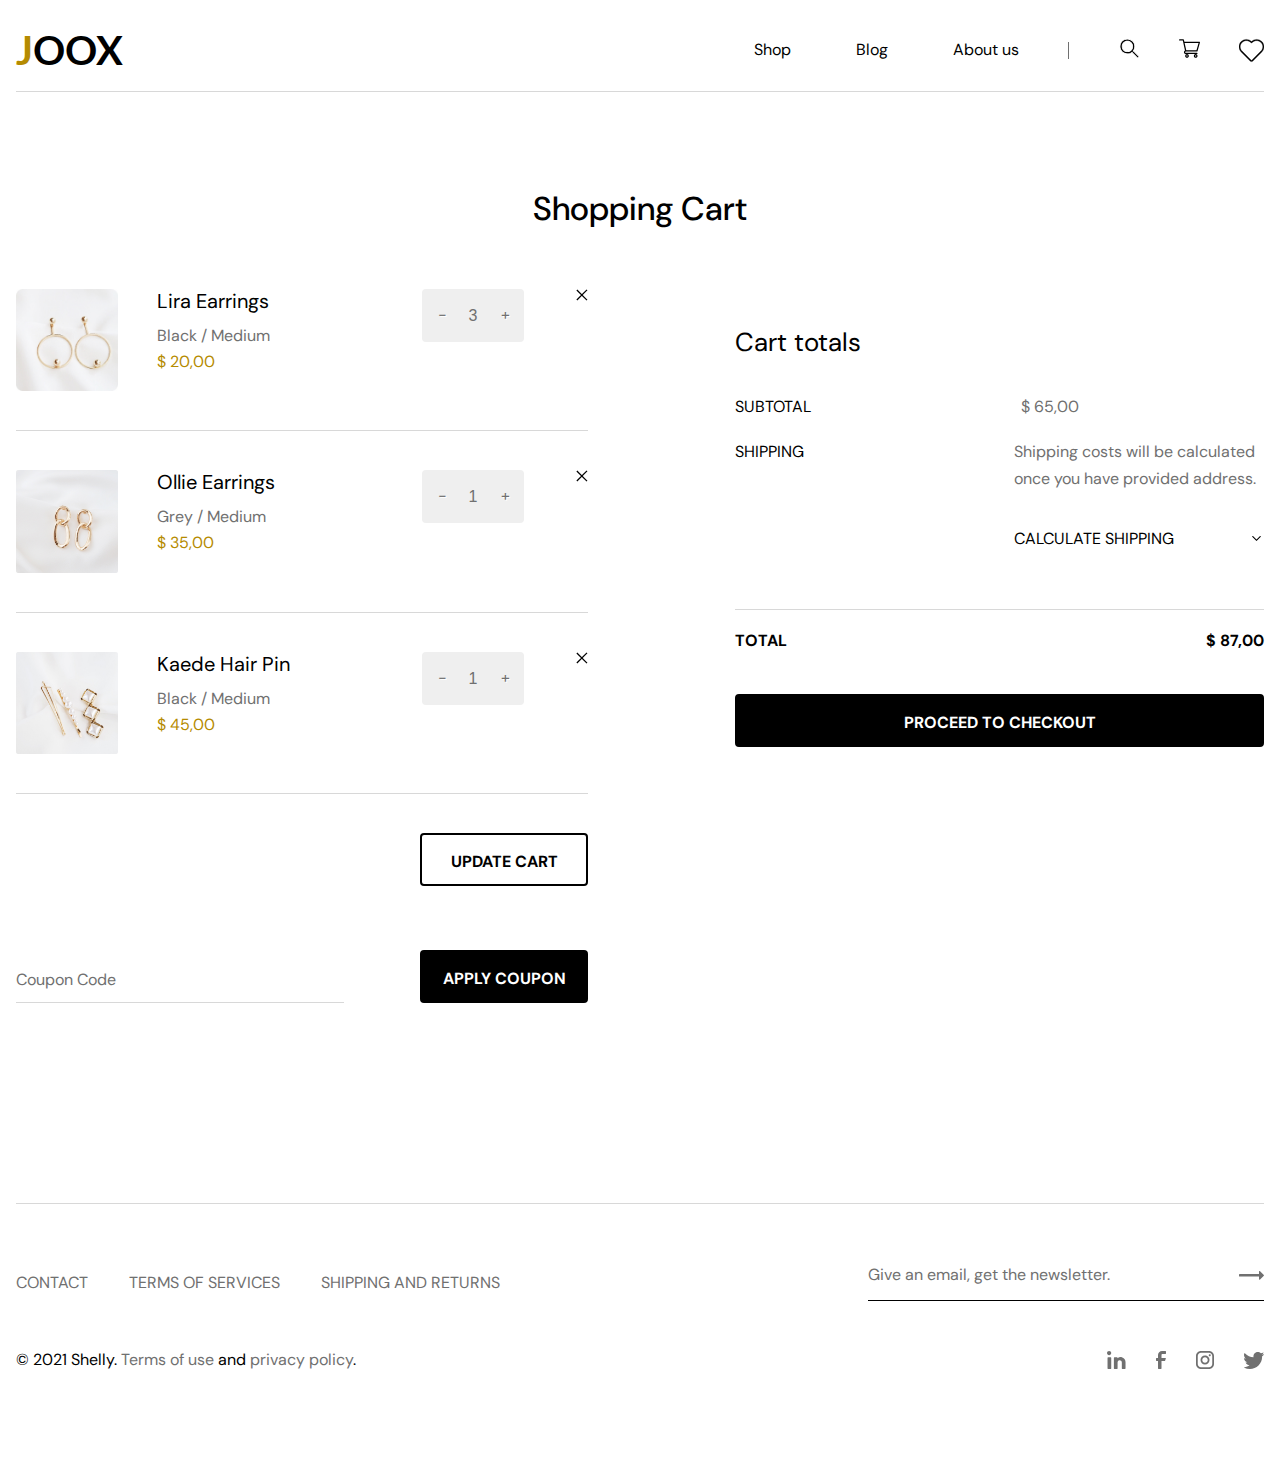
<file: shopping-cart.html>
<!DOCTYPE html>
<html lang="en"> 
    <head>
        <title>Shopping cart | JOOX</title> 
        <link rel="stylesheet" href="css/styles.min.css" type="text/css">
        <link rel="shortcut icon" href="images/icons/favicon.ico">
        <meta charset="utf-8">
        <meta http-equiv="X-UA-Compatible" content="IE=edge"> 
        <meta name="format-detection" content="telephone=no"> 
		<meta name="viewport" content="width=device-width,initial-scale=1.0,maximum-scale=1.0,user-scalable=0"> 
    </head>
<body>

	<div class="wrapper">

        <main class="main">

            <header class="header header--mod">
                <div class="container">
                    <div class="header__wrapper">
                        <a href="index.html" class="header__logo logo">
                            <span>J</span>OOX
                        </a>
                        <div class="header__buttons">
                            <nav class="header__menu">
                                <ul class="header__list">
                                    <li class="header__list-item">
                                        <a href="shop.html" class="header__link">Shop</a>
                                    </li>
                                    <li class="header__list-item">
                                        <a href="blog-general.html" class="header__link">Blog</a>
                                    </li>
                                    <li class="header__list-item">
                                        <a href="about.html" class="header__link">About us</a>
                                    </li>
                                </ul>
                            </nav>
                            <div class="header__navigation">
                                <a href="#" class="header__nav-link header__nav-link--search">
                                    <img src="images/icons/search.svg" alt="">
                                </a>
                                <a href="shopping-cart.html" class="header__nav-link">
                                    <img src="images/icons/cart.svg" alt="">
                                </a>
                                <a href="#" class="header__nav-link">
                                    <img src="images/icons/heart.svg" alt="">
                                </a>
                                <div class="search-form search-form--positioned">
                                    <input type="text" class="search-form__input" placeholder="Search...">
                                    <button class="search-form__button">
                                        <img src="images/icons/search.svg" alt="">
                                    </button>
                                </div>
                            </div>
                            <div class="header__hamburger-menu">
                                <span></span>
                            </div>
                        </div>
                    </div>
                </div>
            </header>

            <section class="cart">
                <div class="container">
                    <div class="cart__wrapper">
                        <div class="cart__title page-title">Shopping Cart</div>
                        <div class="cart__columns">
                            <div class="cart__items">
                                <div class="cart__item">
                                    <div class="cart__item-pic">
                                        <img src="images/content/Img-02.jpg" alt="">
                                    </div>
                                    <div class="cart__item-body">
                                        <div class="cart__item-text">
                                            <div class="cart__item-title">Lira Earrings</div>
                                            <div class="cart__item-properties">Black / Medium</div>
                                            <div class="cart__item-price">$ 20,00</div>
                                        </div>
                                        <div class="cart__item-buttons">
                                            <div class="cart__item-quantity">
                                                <input class="cart__item-quantity-input" type="number" min="1" value="3">
                                                <select name="quantity" class="cart__item-quantity-select">
                                                    <option value="1" selected>1</option>
                                                    <option value="2">2</option>
                                                    <option value="3">3</option>
                                                    <option value="4">4</option>
                                                    <option value="5">5</option>
                                                    <option value="6">6</option>
                                                    <option value="7">7</option>
                                                    <option value="8">8</option>
                                                    <option value="9">9</option>
                                                    <option value="10">10</option>
                                                </select>
                                            </div>
                                            <div class="cart__item-discard">
                                                <img src="images/icons/cross.svg" alt="">
                                            </div>
                                        </div>
                                    </div>
                                </div>
                                <div class="cart__item">
                                    <div class="cart__item-pic">
                                        <img src="images/content/Img-07.jpg" alt="">
                                    </div>
                                    <div class="cart__item-body">
                                        <div class="cart__item-text">
                                            <div class="cart__item-title">Ollie Earrings</div>
                                            <div class="cart__item-properties">Grey / Medium</div>
                                            <div class="cart__item-price">$ 35,00</div>
                                        </div>
                                        <div class="cart__item-buttons">
                                            <div class="cart__item-quantity">
                                                <input class="cart__item-quantity-input" type="number" min="1" value="1">
                                                <select name="quantity" class="cart__item-quantity-select">
                                                    <option value="1" selected>1</option>
                                                    <option value="2">2</option>
                                                    <option value="3">3</option>
                                                    <option value="4">4</option>
                                                    <option value="5">5</option>
                                                    <option value="6">6</option>
                                                    <option value="7">7</option>
                                                    <option value="8">8</option>
                                                    <option value="9">9</option>
                                                    <option value="10">10</option>
                                                </select>
                                            </div>
                                            <div class="cart__item-discard">
                                                <img src="images/icons/cross.svg" alt="">
                                            </div>
                                        </div>
                                    </div>
                                </div>
                                <div class="cart__item">
                                    <div class="cart__item-pic">
                                        <img src="images/content/Img-04.jpg" alt="">
                                    </div>
                                    <div class="cart__item-body">
                                        <div class="cart__item-text">
                                            <div class="cart__item-title">Kaede Hair Pin</div>
                                            <div class="cart__item-properties">Black / Medium</div>
                                            <div class="cart__item-price">$ 45,00</div>
                                        </div>
                                        <div class="cart__item-buttons">
                                            <div class="cart__item-quantity">
                                                <input class="cart__item-quantity-input" type="number" min="1" value="1">
                                                <select name="quantity" class="cart__item-quantity-select">
                                                    <option value="1" selected>1</option>
                                                    <option value="2">2</option>
                                                    <option value="3">3</option>
                                                    <option value="4">4</option>
                                                    <option value="5">5</option>
                                                </select>
                                            </div>
                                            <div class="cart__item-discard">
                                                <img src="images/icons/cross.svg" alt="">
                                            </div>
                                        </div>
                                    </div>
                                </div>
                                <a href="#" class="cart__update cart__button">update cart</a>
                                <form action="#" class="cart__coupon">
                                    <div class="cart__input-box">
                                        <input type="text" class="cart__input basic-input" placeholder="Coupon Code">
                                    </div>
                                    <button class="cart__coupon-button cart__button cart__button--black">apply coupon</button>
                                </form>
                            </div>
                            <div class="cart__totals">
                                <div class="cart__totals-title">Cart totals</div>
                                <div class="cart__totals-row">
                                    <div class="cart__totals-name">Subtotal</div>
                                    <div class="cart__totals-value">$ 65,00</div>
                                </div>
                                <div class="cart__totals-row cart__totals-row--shipping">
                                    <div class="cart__totals-name">Shipping</div>
                                    <div class="cart__totals-shipping-wrapper">
                                    <div class="cart__totals-shipping-text">
                                        Shipping costs will be calculated once you have provided address.
                                    </div>
                                    <form action="#" class="cart__totals-shipping">
                                        <div class="cart__totals-shipping-title">Calculate shipping</div>
                                        <div class="cart__totals-container">
                                            <div class="cart__totals-select-box">
                                                <select class="cart__totals-select basic-input">
                                                    <option value="0" selected disabled>Select a country</option>
                                                    <option value="1">USA</option>
                                                    <option value="2">Canada</option>
                                                    <option value="3">UK</option>
                                                </select>
                                            </div>
                                            <div class="cart__totals-select-box">
                                                <select class="cart__totals-select basic-input">
                                                    <option value="0" selected disabled>City</option>
                                                    <option value="1">New York</option>
                                                    <option value="2">Los Angeles</option>
                                                    <option value="3">Miami</option>
                                                    <option value="4">Austin</option>
                                                </select>
                                            </div>
                                            <div class="cart__totals-select-box">
                                                <select class="cart__totals-select basic-input">
                                                    <option value="0" selected disabled>Post Code / Zip</option>
                                                    <option value="1">123456</option>
                                                    <option value="2">654321</option>
                                                </select>
                                            </div>
                                            <button type="submit" class="cart__totals-shipping-button cart__button">update totals</button>
                                        </div>
                                    </form>
                                </div>
                                </div>
                                <div class="cart__totals-row cart__totals-row--total">
                                    <div class="cart__totals-name">Total</div>
                                    <div class="cart__totals-value">$ 87,00</div>
                                </div>
                                <a href="checkout.html" class="cart__totals-button cart__button cart__button--black">proceed to checkout</a>
                            </div>
                        </div>
                    </div>
                </div>
            </section>
            

        </main>

        <footer class="footer">
            <div class="container">
                <div class="footer__wrapper">
                    <div class="footer__top">
                        <ul class="footer__menu">
                            <li class="footer__list-item">
                                <a href="#" class="footer__menu-link">Contact</a>
                            </li>
                            <li class="footer__list-item">
                                <a href="#" class="footer__menu-link">Terms of services</a>
                            </li>
                            <li class="footer__list-item">
                                <a href="#" class="footer__menu-link">Shipping and returns</a>
                            </li>
                        </ul>
                        <form action="#" class="footer__subscribe">
                            <div class="footer__box">
                            <input type="text" class="footer__input" placeholder="Give an email, get the newsletter.">
                            <button type="submit" class="footer__button">
                                <img src="images/icons/arrow-right.svg" alt="">
                            </button>
                            </div>
                        </form>
                    </div>
                    <div class="footer__bottom">
                        <div class="footer__copyright">© 2021 Shelly. <a href="#">Terms of use</a> and <a href="#">privacy policy</a>.</div>
                        <div class="footer__social">
                            <a href="#" class="footer__social-link">
                                <img src="images/icons/in.svg" alt="">
                            </a>
                            <a href="#" class="footer__social-link">
                                <img src="images/icons/f.svg" alt="">
                            </a>
                            <a href="#" class="footer__social-link">
                                <img src="images/icons/ig.svg" alt="">
                            </a>
                            <a href="#" class="footer__social-link">
                                <img src="images/icons/twi.svg" alt="">
                            </a>
                        </div>
                    </div>
                </div>
            </div>
        </footer>


	</div>


    

<script src="js/main.min.js"></script>

</body>
 </html>
</file>
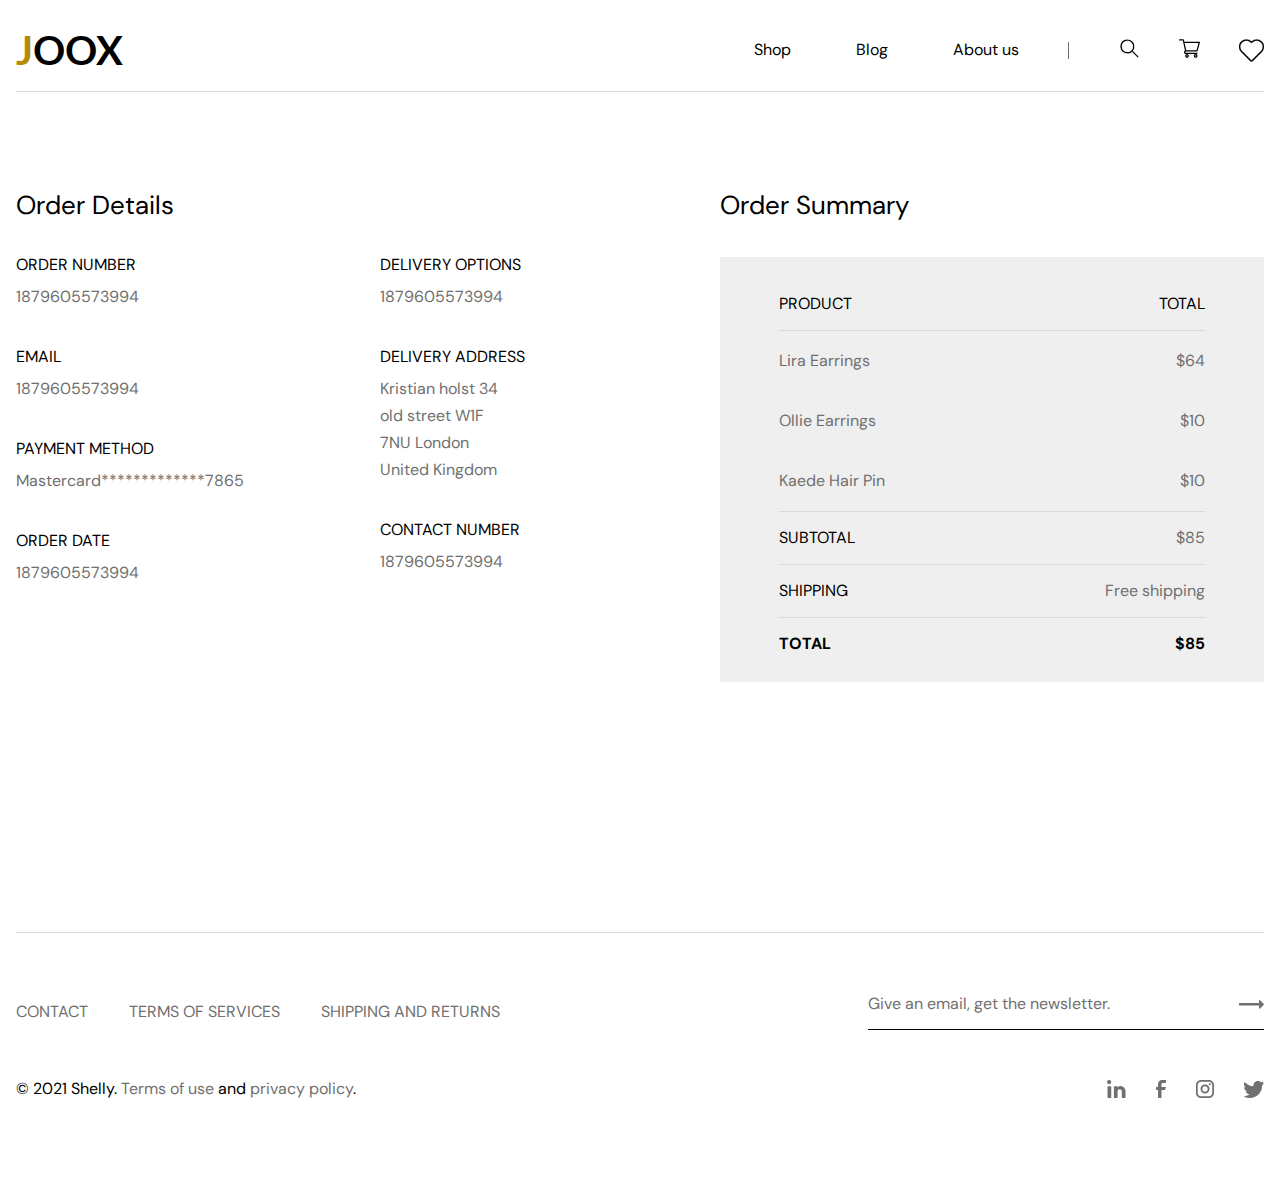
<file: view-order.html>
<!DOCTYPE html>
<html lang="en"> 
    <head>
        <title>View your order | JOOX</title> 
        <link rel="stylesheet" href="css/styles.min.css" type="text/css">
        <link rel="shortcut icon" href="images/icons/favicon.ico">
        <meta charset="utf-8">
        <meta http-equiv="X-UA-Compatible" content="IE=edge"> 
        <meta name="format-detection" content="telephone=no"> 
		<meta name="viewport" content="width=device-width,initial-scale=1.0,maximum-scale=1.0,user-scalable=0"> 
    </head>
<body>

	<div class="wrapper">

        <main class="main">

            <header class="header header--mod">
                <div class="container">
                    <div class="header__wrapper">
                        <a href="index.html" class="header__logo logo">
                            <span>J</span>OOX
                        </a>
                        <div class="header__buttons">
                            <nav class="header__menu">
                                <ul class="header__list">
                                    <li class="header__list-item">
                                        <a href="shop.html" class="header__link">Shop</a>
                                    </li>
                                    <li class="header__list-item">
                                        <a href="blog-general.html" class="header__link">Blog</a>
                                    </li>
                                    <li class="header__list-item">
                                        <a href="about.html" class="header__link">About us</a>
                                    </li>
                                </ul>
                            </nav>
                            <div class="header__navigation">
                                <a href="#" class="header__nav-link header__nav-link--search">
                                    <img src="images/icons/search.svg" alt="">
                                </a>
                                <a href="shopping-cart.html" class="header__nav-link">
                                    <img src="images/icons/cart.svg" alt="">
                                </a>
                                <a href="#" class="header__nav-link">
                                    <img src="images/icons/heart.svg" alt="">
                                </a>
                                <div class="search-form search-form--positioned">
                                    <input type="text" class="search-form__input" placeholder="Search...">
                                    <button class="search-form__button">
                                        <img src="images/icons/search.svg" alt="">
                                    </button>
                                </div>
                            </div>
                            <div class="header__hamburger-menu">
                                <span></span>
                            </div>
                        </div>
                    </div>
                </div>
            </header>

            <div class="notification hidden">
                <div class="container">
                    <div class="notification-wrapper">
                        <div class="notification-box">
                            <div class="notification-msg">We’ve received your order</div>
                        </div>
                    </div>
                </div>
            </div>

            <section class="order">
                <div class="container">

                    

                    <div class="order__wrapper">
                        <div class="order__column">
                            <div class="order__column-title">Order Details</div>
                            <div class="order__block-columns">
                                <div class="order__block-column">
                                    <div class="order__block">
                                        <div class="order__block-name">ORDER NUMBER</div>
                                        <div class="order__block-value">1879605573994</div>
                                    </div>
                                    <div class="order__block">
                                        <div class="order__block-name">EMAIL</div>
                                        <div class="order__block-value">1879605573994</div>
                                    </div>
                                    <div class="order__block">
                                        <div class="order__block-name">PAYMENT METHOD</div>
                                        <div class="order__block-value">Mastercard*************7865</div>
                                    </div>
                                    <div class="order__block">
                                        <div class="order__block-name">ORDER DATE</div>
                                        <div class="order__block-value">1879605573994</div>
                                    </div>
                                </div>
                                <div class="order__block-column">
                                    <div class="order__block">
                                        <div class="order__block-name">DELIVERY OPTIONS</div>
                                        <div class="order__block-value">1879605573994</div>
                                    </div>
                                    <div class="order__block">
                                        <div class="order__block-name">DELIVERY ADDRESS</div>
                                        <div class="order__block-value">
                                            Kristian holst 34 <br> old street W1F <br> 7NU London <br> United Kingdom
                                        </div>
                                    </div>
                                    <div class="order__block">
                                        <div class="order__block-name">CONTACT NUMBER</div>
                                        <div class="order__block-value">1879605573994</div>
                                    </div>
                                </div>
                            </div>
                        </div>
                        <div class="order__column">
                            <div class="order__column-title">Order Summary</div>
                            <div class="order__summary">
                                <div class="order__summary-row order__summary-row--heading">
                                    <div class="order__summary-left">Product</div>
                                    <div class="order__summary-right">Total</div>
                                </div>
                                <div class="order__summary-row order__summary-row--product">
                                    <div class="order__summary-left">Lira Earrings</div>
                                    <div class="order__summary-right">$64</div>
                                </div>
                                <div class="order__summary-row order__summary-row--product">
                                    <div class="order__summary-left">Ollie Earrings</div>
                                    <div class="order__summary-right">$10</div>
                                </div>
                                <div class="order__summary-row order__summary-row--product">
                                    <div class="order__summary-left">Kaede Hair Pin</div>
                                    <div class="order__summary-right">$10</div>
                                </div>
                                <div class="order__summary-row order__summary-row--subtotal order__summary-row--heading">
                                    <div class="order__summary-left">subtotal</div>
                                    <div class="order__summary-right">$85</div>
                                </div>
                                <div class="order__summary-row order__summary-row--shipping order__summary-row--heading">
                                    <div class="order__summary-left">shipping</div>
                                    <div class="order__summary-right">Free shipping</div>
                                </div>
                                <div class="order__summary-row order__summary-row--total">
                                    <div class="order__summary-left">Total</div>
                                    <div class="order__summary-right">$85</div>
                                </div>
                            </div>
                        </div>
                    </div>
                </div>
            </section>
            

        </main>

        <footer class="footer">
            <div class="container">
                <div class="footer__wrapper">
                    <div class="footer__top">
                        <ul class="footer__menu">
                            <li class="footer__list-item">
                                <a href="#" class="footer__menu-link">Contact</a>
                            </li>
                            <li class="footer__list-item">
                                <a href="#" class="footer__menu-link">Terms of services</a>
                            </li>
                            <li class="footer__list-item">
                                <a href="#" class="footer__menu-link">Shipping and returns</a>
                            </li>
                        </ul>
                        <form action="#" class="footer__subscribe">
                            <div class="footer__box">
                            <input type="text" class="footer__input" placeholder="Give an email, get the newsletter.">
                            <button type="submit" class="footer__button">
                                <img src="images/icons/arrow-right.svg" alt="">
                            </button>
                            </div>
                        </form>
                    </div>
                    <div class="footer__bottom">
                        <div class="footer__copyright">© 2021 Shelly. <a href="#">Terms of use</a> and <a href="#">privacy policy</a>.</div>
                        <div class="footer__social">
                            <a href="#" class="footer__social-link">
                                <img src="images/icons/in.svg" alt="">
                            </a>
                            <a href="#" class="footer__social-link">
                                <img src="images/icons/f.svg" alt="">
                            </a>
                            <a href="#" class="footer__social-link">
                                <img src="images/icons/ig.svg" alt="">
                            </a>
                            <a href="#" class="footer__social-link">
                                <img src="images/icons/twi.svg" alt="">
                            </a>
                        </div>
                    </div>
                </div>
            </div>
        </footer>


	</div>


    

<script src="js/main.min.js"></script>

</body>
 </html>
</file>
<file: css/styles.min.css>
@import"https://fonts.googleapis.com/css2?family=DM+Sans:wght@400;500;700&display=swap";@import"https://fonts.googleapis.com/css2?family=Lato:wght@100;300;400;700&display=swap";*{margin:0;padding:0;border:0}*,*:before,*:after{-webkit-box-sizing:border-box;box-sizing:border-box}:focus,:active{outline:none}a:focus,a:active{outline:none}aside,nav,footer,header,section{display:block}html,body{height:100%;width:100%;margin:0;padding:0;min-width:320px;position:relative;color:#000}body{font-size:100%;line-height:1;font-size:16px;font-family:"DM Sans","Helvetica Neue",Helvetica,Arial,sans-serif;-ms-text-size-adjust:100%;-moz-text-size-adjust:100%;-webkit-text-size-adjust:100%}body.lock{overflow:hidden}@media(max-width: 767.98px){body.lock{width:100%;position:fixed;overflow:hidden}}input,button,textarea{font-family:"DM Sans","Helvetica Neue",Helvetica,Arial,sans-serif}input::-ms-clear{display:none}button{cursor:pointer}button::-moz-focus-inner{padding:0;border:0}a{color:inherit}a,a:visited{text-decoration:none}a:hover{text-decoration:none}ul li{list-style:none}img{vertical-align:top}h1,h2,h3,h4,h5,h6{font-weight:inherit;font-size:inherit}.wrapper{width:100%;min-height:100%;overflow:hidden;display:-webkit-box;display:-ms-flexbox;display:flex;-webkit-box-orient:vertical;-webkit-box-direction:normal;-ms-flex-direction:column;flex-direction:column}.main{-webkit-box-flex:1;-ms-flex:1 0 auto;flex:1 0 auto}.footer{-webkit-box-flex:0;-ms-flex:0 0 auto;flex:0 0 auto}.container{max-width:1248px;margin:0 auto;width:100%}@media(max-width: 1260px){.container{max-width:970px}}@media(max-width: 992.98px){.container{max-width:750px}}@media(max-width: 767.98px){.container{max-width:none;padding:0 10px}}.section-title{font-weight:500;font-size:33px;line-height:43px;text-transform:capitalize}.button{display:inline-block;font-family:inherit;color:inherit;font-size:inherit;-webkit-transition:.3s ease 0s;-o-transition:.3s ease 0s;transition:.3s ease 0s;border:2px solid #fff;border-radius:6px;padding:17px 29px}input::-webkit-input-placeholder, textarea::-webkit-input-placeholder{font-family:inherit;font-size:inherit;color:inherit}input::-moz-placeholder, textarea::-moz-placeholder{font-family:inherit;font-size:inherit;color:inherit}input:-ms-input-placeholder, textarea:-ms-input-placeholder{font-family:inherit;font-size:inherit;color:inherit}input::-ms-input-placeholder, textarea::-ms-input-placeholder{font-family:inherit;font-size:inherit;color:inherit}input::placeholder,textarea::placeholder{font-family:inherit;font-size:inherit;color:inherit}input:focus::-webkit-input-placeholder, textarea:focus::-webkit-input-placeholder{color:rgba(0,0,0,0)}input:focus::-moz-placeholder, textarea:focus::-moz-placeholder{color:rgba(0,0,0,0)}input:focus:-ms-input-placeholder, textarea:focus:-ms-input-placeholder{color:rgba(0,0,0,0)}input:focus::-ms-input-placeholder, textarea:focus::-ms-input-placeholder{color:rgba(0,0,0,0)}input:focus::placeholder,textarea:focus::placeholder{color:rgba(0,0,0,0)}input,textarea{display:block;width:100%;font-family:inherit;font-size:inherit;color:inherit}textarea{resize:none}.input-hidden{overflow:hidden;position:absolute;width:1px;height:1px;clip:rect(0 0 0 0)}.logo{display:inline-block;font-size:40px;font-weight:bold;font-family:"Lato";-webkit-transition:all .3s;-o-transition:all .3s;transition:all .3s}.logo span{color:#b58b00}.logo:hover{opacity:.4}.page-title{font-weight:500;font-size:33px}.big-button{display:block;background-color:#000;color:#fff;width:500px;height:53px;line-height:53px;border-radius:4px;margin:0 auto;font-weight:700;-webkit-transition:all .2s;-o-transition:all .2s;transition:all .2s}.big-button:hover{opacity:.6}@media(max-width: 767.98px){.big-button{width:100%;max-width:500px}}.basic-input{font-weight:400;font-size:16px;color:#707070;padding-bottom:12px;border-bottom:1px solid #d8d8d8}.basic-input:focus{border-color:red}.usual-text{font-weight:400;font-size:16px;line-height:27px}.usual-text li{padding-left:20px;position:relative}.usual-text li:after{content:"";position:absolute;top:8px;left:0;background-color:#000;width:10px;height:10px;border-radius:50%}@media(max-width: 479.98px){.usual-text{font-size:14px;line-height:24px}}.pagination{display:inline-block;margin:0 auto}.pagination__list{display:-webkit-box;display:-ms-flexbox;display:flex}.pagination__list-item+.pagination__list-item{margin-left:8px}.pagination__link{display:inline-block;width:40px;height:40px;line-height:40px;text-align:center;border:1px solid #d8d8d8;border-radius:4px;-webkit-transition:all .3s;-o-transition:all .3s;transition:all .3s}.pagination__link:hover{background-color:#ececec}.pagination__link--active{color:#fff;background-color:#000}.pagination__link--active:hover{background-color:#000}.notification{position:absolute;top:0;left:0;right:0;-webkit-transition:all .2s;-o-transition:all .2s;transition:all .2s}@media(max-width: 767.98px){.notification .container{padding:0}}.notification--shown{top:124px}@media(max-width: 767.98px){.notification--shown{top:88px}}.notification-wrapper{width:100%;min-height:69px;padding:22px 39px 19px 24px;background-color:#efefef;border-top:2px solid #b58b00}@media(max-width: 992.98px){.notification-wrapper{padding:16px 20px 16px 20px;min-height:auto}}@media(max-width: 479.98px){.notification-wrapper{padding:10px 10px 10px 10px}}.notification-box{display:-webkit-box;display:-ms-flexbox;display:flex;-webkit-box-align:center;-ms-flex-align:center;align-items:center;-webkit-box-pack:justify;-ms-flex-pack:justify;justify-content:space-between}@media(max-width: 600px){.notification-box{-webkit-box-orient:vertical;-webkit-box-direction:normal;-ms-flex-direction:column;flex-direction:column}}.notification-msg{font-weight:400;font-size:16px;color:#000;padding-left:36px;position:relative}.notification-msg:after{content:"";position:absolute;top:-2px;left:0;background:url("../images/icons/checkmark-2.svg") 0 0 no-repeat;width:20px;height:20px}@media(max-width: 479.98px){.notification-msg:after{width:15px;height:15px;background-size:contain}}@media(max-width: 600px){.notification-msg{font-size:14px;margin-bottom:10px}}@media(max-width: 479.98px){.notification-msg{font-size:12px;margin-bottom:10px;padding-left:30px}}.notification-btn{text-transform:uppercase;color:#b58b00}.notification-btn:hover{text-decoration:underline}@media(max-width: 600px){.notification-btn{font-size:14px}}@media(max-width: 479.98px){.notification-btn{font-size:13px}}.hidden{display:none}.header{padding:30px 0 22px;position:relative}.header:after{content:"";position:absolute;z-index:5;top:0;left:0;background-color:#fff;width:100%;height:100%}.header__wrapper{display:-webkit-box;display:-ms-flexbox;display:flex;-webkit-box-pack:justify;-ms-flex-pack:justify;justify-content:space-between;-webkit-box-align:center;-ms-flex-align:center;align-items:center}@media(max-width: 479.98px){.header__wrapper{-webkit-column-gap:30px;-moz-column-gap:30px;column-gap:30px}}.header__logo{position:relative;z-index:6}.header__buttons{display:-webkit-box;display:-ms-flexbox;display:flex;-webkit-box-align:center;-ms-flex-align:center;align-items:center}.header__menu{margin-right:100px;position:relative;z-index:6}.header__menu:after{content:"";position:absolute;top:0;right:-50px;background-color:#707070;width:1px;height:17px}.header__list{display:-webkit-box;display:-ms-flexbox;display:flex}.header__list-item--hidden{display:none}.header__list-item+.header__list-item{margin-left:65px}@media(max-width: 992.98px){.header__list-item+.header__list-item{margin-left:50px}}@media(max-width: 767.98px){.header__list-item+.header__list-item{margin-left:0}}.header__list-item:nth-child(7){padding-bottom:39px;margin-bottom:24px;border-bottom:1px solid #d8d8d8}.header__list-item:nth-child(8){padding-left:30px;position:relative}.header__list-item:nth-child(8):after{content:"";position:absolute;top:0;left:0;background:url("../images/icons/account.svg") 0 0 no-repeat;width:20px;height:20px}.header__list-item:nth-child(9){padding-left:30px;position:relative}.header__list-item:nth-child(9):after{content:"";position:absolute;top:0;left:0;background:url("../images/icons/logout.svg") 0 0 no-repeat;width:18px;height:18px}.header__link{-webkit-transition:all .3s;-o-transition:all .3s;transition:all .3s}.header__link:hover{opacity:.4}@media(max-width: 767.98px){.header__link{font-size:20px}}.header__link--active{position:relative}.header__link--active:after{content:"";position:absolute;bottom:-32px;left:0;background-color:#000;width:100%;height:2px}@media(max-width: 767.98px){.header__link--active:after{bottom:-2px}}.header__link--active:hover{opacity:1}.header__nav-link{display:inline-block;-webkit-transition:all .2s;-o-transition:all .2s;transition:all .2s}.header__nav-link+.header__nav-link{margin-left:39px}@media(max-width: 479.98px){.header__nav-link+.header__nav-link{margin-left:20px}}.header__nav-link:hover{opacity:.4}.header__nav-link--search{position:relative}.header__nav-link--cart{position:relative}.header__nav-link--cart .header__cart-items{position:absolute;background-color:#fff;top:-6px;right:-7px;width:15px;height:15px;line-height:15px;border-radius:50%;border:1px solid #000;font-size:10px;display:-webkit-box;display:-ms-flexbox;display:flex;-webkit-box-pack:center;-ms-flex-pack:center;justify-content:center;-webkit-box-align:center;-ms-flex-align:center;align-items:center}@media(max-width: 767.98px){.header__nav-link--cart .header__cart-items{width:11px;height:11px;font-size:7px;top:-1px;right:-3px}}.header__nav-link--account{position:relative}.header__navigation{position:relative;z-index:6;display:-webkit-box;display:-ms-flexbox;display:flex}@media(max-width: 767.98px){.header{padding:30px 0}}.header--mod .header__wrapper{position:relative}.header--mod .header__wrapper:before{content:"";position:absolute;z-index:6;top:auto;bottom:-22px;left:0;background-color:#d8d8d8;width:100%;height:1px;-webkit-transition:all .2s;-o-transition:all .2s;transition:all .2s}.header--mod .header__wrapper-line-hidden:before{width:0}.search-form.search-form--positioned{position:absolute;-webkit-box-shadow:0 0 5px #000;box-shadow:0 0 5px #000;top:192%;right:100px;width:300px;-webkit-transform:translateY(-20px);-ms-transform:translateY(-20px);transform:translateY(-20px);opacity:0;pointer-events:none;-webkit-transition:all .2s;-o-transition:all .2s;transition:all .2s}.search-form.search-form--positioned input{padding-left:20px;padding-top:12px;padding-right:50px}.search-form.search-form--positioned .search-form__button{right:20px;top:10px}@media(max-width: 767.98px){.search-form.search-form--positioned{right:-70px;z-index:0}}@media(max-width: 479.98px){.search-form.search-form--positioned{right:-55px}}.search-form.search-form--active{-webkit-transform:translateY(5px);-ms-transform:translateY(5px);transform:translateY(5px);opacity:1;pointer-events:all}.search-form.search-form--home.search-form--active{-webkit-transform:translateY(11px);-ms-transform:translateY(11px);transform:translateY(11px)}@media(max-width: 767.98px){.search-form.search-form--home.search-form--active{-webkit-transform:translateY(19px);-ms-transform:translateY(19px);transform:translateY(19px)}}.search-form__another{display:none;position:relative;margin-bottom:40px}.search-form__another-input{padding-bottom:12px;border-bottom:1px solid #d8d8d8;font-size:14px;padding-right:30px;color:#707070}.search-form__another-input:focus{border-color:red}.search-form__another-button{background-color:rgba(0,0,0,0);position:absolute;top:-2px;right:0;max-width:19px}.search-form__another-button img{max-width:100%}.footer{margin-bottom:95px}@media(max-width: 479.98px){.footer{margin-bottom:50px}}.footer__wrapper{padding-top:60px;border-top:1px solid #d8d8d8}@media(max-width: 479.98px){.footer__wrapper{padding-top:50px}}.footer__top{display:-webkit-box;display:-ms-flexbox;display:flex;-webkit-box-pack:justify;-ms-flex-pack:justify;justify-content:space-between;-webkit-box-align:center;-ms-flex-align:center;align-items:center;margin-bottom:50px}@media(max-width: 992.98px){.footer__top{-ms-flex-wrap:wrap;flex-wrap:wrap}}.footer__menu{display:-webkit-box;display:-ms-flexbox;display:flex}@media(max-width: 992.98px){.footer__menu{-webkit-box-flex:1;-ms-flex:1 1 100%;flex:1 1 100%;-webkit-box-pack:justify;-ms-flex-pack:justify;justify-content:space-between;margin-bottom:50px}}@media(max-width: 479.98px){.footer__menu{-webkit-box-orient:vertical;-webkit-box-direction:normal;-ms-flex-direction:column;flex-direction:column;margin-bottom:30px}}.footer__list-item+.footer__list-item{margin-left:41px}@media(max-width: 992.98px){.footer__list-item+.footer__list-item{margin-left:0}}@media(max-width: 479.98px){.footer__list-item+.footer__list-item{margin-top:30px}}.footer__menu-link{text-transform:uppercase;color:#707070}.footer__menu-link:hover{text-decoration:underline}.footer__box{position:relative}.footer__input{width:396px;border-bottom:1px solid #000;padding-bottom:15px;color:#707070;padding-right:35px}.footer__input:focus{border-color:red}@media(max-width: 479.98px){.footer__input{width:300px}}.footer__button{background-color:rgba(0,0,0,0);position:absolute;top:7px;right:0}.footer__bottom{display:-webkit-box;display:-ms-flexbox;display:flex;-webkit-box-pack:justify;-ms-flex-pack:justify;justify-content:space-between;-webkit-box-align:center;-ms-flex-align:center;align-items:center}@media(max-width: 600px){.footer__bottom{-webkit-box-orient:vertical;-webkit-box-direction:reverse;-ms-flex-direction:column-reverse;flex-direction:column-reverse;-webkit-box-align:start;-ms-flex-align:start;align-items:flex-start}}.footer__copyright{color:#000}.footer__copyright a{color:#707070}.footer__copyright a:hover{text-decoration:underline}@media(max-width: 479.98px){.footer__copyright{font-size:13px}}.footer__social{display:-webkit-box;display:-ms-flexbox;display:flex;-webkit-box-pack:justify;-ms-flex-pack:justify;justify-content:space-between;-webkit-box-align:center;-ms-flex-align:center;align-items:center}@media(max-width: 600px){.footer__social{margin-bottom:30px}}.footer__social-link{display:inline-block;-webkit-transition:all .3s;-o-transition:all .3s;transition:all .3s}.footer__social-link+.footer__social-link{margin-left:30px}.footer__social-link:hover{opacity:.5}.hero{margin-bottom:64px}.hero__slide{background-repeat:no-repeat;background-size:cover;background-position:0 0;height:646px;display:-webkit-box;display:-ms-flexbox;display:flex;-webkit-box-orient:vertical;-webkit-box-direction:normal;-ms-flex-direction:column;flex-direction:column;-webkit-box-pack:center;-ms-flex-pack:center;justify-content:center;border-radius:16px}@media(max-width: 1260px){.hero__slide{background-position:center;position:relative}.hero__slide:after{content:"";position:absolute;top:0;left:0;background-color:rgba(0,0,0,.3);width:100%;height:100%}}@media(max-width: 992.98px){.hero__slide{height:500px}}@media(max-width: 767.98px){.hero__slide{height:350px}}.hero__slide-body{margin-left:40px;color:#fff}@media(max-width: 1260px){.hero__slide-body{position:relative;z-index:1}}.hero__slide-body--black{color:#000}.hero__slide-body--black .hero__slide-button{border-color:#000}.hero__slide-body--black .hero__slide-button:hover{color:#fff;background-color:#000}@media(max-width: 1260px){.hero__slide-body--black{color:#fff}.hero__slide-body--black .hero__slide-button{border-color:#fff}}.hero__slide-title{display:inline-block;font-weight:500;font-size:33px;margin-bottom:22px}.hero__slide-title:hover{text-decoration:underline}.hero__slide-price{font-weight:400;font-size:26px;margin-bottom:50px}.hero__slide-button{font-weight:700;font-size:20px;letter-spacing:.5px}.hero__slide-button:hover{background-color:#fff;color:#4d4b4b}.latest{margin-bottom:250px}@media(max-width: 992.98px){.latest{margin-bottom:125px}}@media(max-width: 479.98px){.latest{margin-bottom:60px}}.latest__top{display:-webkit-box;display:-ms-flexbox;display:flex;-webkit-box-pack:justify;-ms-flex-pack:justify;justify-content:space-between;-webkit-box-align:center;-ms-flex-align:center;align-items:center;margin-bottom:40px}@media(max-width: 479.98px){.latest__title{font-size:20px}}.latest__all{font-weight:500;font-size:20px;text-transform:capitalize;color:#a18a68}.latest__all:hover{text-decoration:underline}@media(max-width: 479.98px){.latest__all{font-size:16px}}.latest__bottom{display:grid;grid-template-columns:repeat(3, 1fr);grid-column-gap:57px;grid-row-gap:86px}@media(max-width: 992.98px){.latest__bottom{grid-gap:30px}}@media(max-width: 767.98px){.latest__bottom{grid-template-columns:repeat(2, 1fr);grid-column-gap:30px;grid-row-gap:30px}}@media(max-width: 479.98px){.latest__bottom{grid-column-gap:16px}}.product-item{max-width:380px}@media(max-width: 479.98px){.product-item{max-width:none}}.product-item__pic{margin-bottom:25px;position:relative}.product-item__pic:hover .product-item__buttons{opacity:1}@media(max-width: 479.98px){.product-item__pic{margin-bottom:10px}}.product-item__img{max-width:380px;border-radius:8px;overflow:hidden}.product-item__img img{max-width:100%}@media(max-width: 479.98px){.product-item__img{max-width:none;width:100%}.product-item__img img{width:100%}}.product-item__title{display:inline-block;font-weight:400;font-size:20px;line-height:26px;margin-bottom:16px}.product-item__title:hover{text-decoration:underline}@media(max-width: 479.98px){.product-item__title{font-size:16px;margin-bottom:8px}}.product-item__price{font-weight:500;font-size:20px;text-transform:capitalize;color:#a18a68}@media(max-width: 479.98px){.product-item__price{font-size:16px}}.product-item__buttons{position:absolute;background-color:rgba(181,139,0,.2);width:100%;height:100%;top:50%;left:50%;-webkit-transform:translate(-50%, -50%);-ms-transform:translate(-50%, -50%);transform:translate(-50%, -50%);display:-webkit-box;display:-ms-flexbox;display:flex;-webkit-box-pack:center;-ms-flex-pack:center;justify-content:center;-webkit-box-align:center;-ms-flex-align:center;align-items:center;opacity:0;-webkit-transition:all .3s;-o-transition:all .3s;transition:all .3s}.product-item__button{display:inline-block;-webkit-transition:all .3s;-o-transition:all .3s;transition:all .3s}.product-item__button+.product-item__button{margin-left:30px}.product-item__button:hover{opacity:.3}.product-item__label{position:absolute;top:16px;left:16px;background-color:#a18a68;border-radius:4px;color:#fff;font-size:12px;padding:7px 8px}@media(max-width: 479.98px){.product-item__label{top:8px;left:8px}}@media(max-width: 479.98px){.product-item--wide{grid-column:span 2}.product-item--wide .product-item__img{max-height:136px}.product-item--wide .product-item__img img{max-height:136px;-o-object-fit:cover;object-fit:cover;-o-object-position:center;object-position:center}}.bag{position:fixed;z-index:6;background-color:#fff;top:0;right:0;width:360px;height:100vh;border-left:1px solid #d8d8d8;padding-top:72px;padding-left:36px;padding-right:36px;overflow:hidden;-webkit-transition:all .2s;-o-transition:all .2s;transition:all .2s;-webkit-transform:translateX(200%);-ms-transform:translateX(200%);transform:translateX(200%)}.bag--active{-webkit-transform:translateX(0%);-ms-transform:translateX(0%);transform:translateX(0%)}@media(max-width: 479.98px){.bag{width:270px;padding-left:10px;padding-right:10px}.bag .bag__item-pic{max-width:100px;min-width:100px}}.bag__title{margin-bottom:25px}.bag__items-number{font-size:12px;color:#707070;margin-bottom:10px}.bag__items{overflow-y:scroll;overflow-x:hidden;height:calc(100vh - 320px)}.bag__item{display:-webkit-box;display:-ms-flexbox;display:flex;margin-bottom:22px}.bag__item:last-child{margin-bottom:0}.bag__item-pic{display:block;max-width:82px;margin-right:9px}.bag__item-pic img{max-width:100%}.bag__item-body{font-size:14px;line-height:22px;display:-webkit-box;display:-ms-flexbox;display:flex;width:100%;-webkit-box-orient:vertical;-webkit-box-direction:normal;-ms-flex-direction:column;flex-direction:column}.bag__item-top{display:-webkit-box;display:-ms-flexbox;display:flex;-webkit-box-pack:justify;-ms-flex-pack:justify;justify-content:space-between;-webkit-box-flex:1;-ms-flex:1 1 auto;flex:1 1 auto;-webkit-column-gap:10px;-moz-column-gap:10px;column-gap:10px}.bag__item-info{-webkit-box-flex:1;-ms-flex:1 1 auto;flex:1 1 auto}.bag__item-title{display:block}.bag__item-title:hover{text-decoration:underline}.bag__item-material{color:#707070}.bag__item-price{color:#b58b00}.bag__item-discard{display:inline-block;background-color:rgba(0,0,0,0);min-width:8px;max-width:8px;height:8px;margin-right:20px}.bag__item-discard img{max-width:100%}.bag__item-bottom{display:-webkit-box;display:-ms-flexbox;display:flex;font-size:12px;color:#707070}.bag__item-qty{margin-right:8px}.bag__item-number{display:inline-block;max-width:36px;height:22px}.bag__total{display:-webkit-box;display:-ms-flexbox;display:flex;-webkit-box-pack:justify;-ms-flex-pack:justify;justify-content:space-between;-webkit-box-align:center;-ms-flex-align:center;align-items:center;padding-top:21px;border-top:1px solid #707070;margin-top:37px;margin-bottom:21px}.bag__button{display:block;text-transform:uppercase;border:2px solid #000;border-radius:4px;width:100%;text-align:center;font-weight:bold;height:53px;line-height:53px;-webkit-transition:all .3s;-o-transition:all .3s;transition:all .3s}.bag__button:hover{background-color:#000;color:#fff}.bag .jq-number__field{width:36px;background-color:#fff;height:22px;line-height:22px;border:none;border-radius:4px;-webkit-box-shadow:none;box-shadow:none}.bag .jq-number__field input{text-align:center;line-height:21px;font-size:12px;color:#707070;padding:0}.bag .jq-number__spin{-webkit-box-shadow:none;box-shadow:none;border:none;border-radius:0;background:rgba(0,0,0,0)}.bag .jq-number__spin:hover,.bag .jq-number__spin:active,.bag .jq-number__spin:focus{background:rgba(0,0,0,0);-webkit-box-shadow:none;box-shadow:none}.bag .jq-number__spin.minus{bottom:6px;left:-9px;height:100%}.bag .jq-number__spin.plus{bottom:6px;right:23px;height:100%}.bag .jq-number__spin.minus:after{content:"-";color:#707070;font-size:12px;border:none}.bag .jq-number__spin.plus:after{content:"+";color:#707070;font-size:12px;border:none;top:-1px}.buttons{display:none}@media(max-width: 479.98px){.buttons{display:block;margin-bottom:16px}}.buttons__item{display:inline-block;min-width:120px;text-align:center;height:40px;line-height:40px;border:1px solid #d8d8d8;border-radius:4px;font-size:12px}.shop{margin:100px 0 250px}@media(max-width: 767.98px){.shop{margin:50px 0 150px}}@media(max-width: 479.98px){.shop{margin-bottom:60px}}.shop__title{margin-bottom:40px}.shop__columns{display:-webkit-box;display:-ms-flexbox;display:flex;-webkit-column-gap:35px;-moz-column-gap:35px;column-gap:35px;-webkit-box-pack:justify;-ms-flex-pack:justify;justify-content:space-between}@media(max-width: 992.98px){.shop__columns{-webkit-box-orient:vertical;-webkit-box-direction:normal;-ms-flex-direction:column;flex-direction:column}}.shop__filters{max-width:262px;width:100%}@media(max-width: 992.98px){.shop__filters{margin-bottom:50px;max-width:100%;display:none}}.shop__items{max-width:948px;width:100%;display:grid;grid-template-columns:repeat(3, 1fr);grid-column-gap:24px;grid-row-gap:70px}@media(max-width: 767.98px){.shop__items{grid-row-gap:40px}}@media(max-width: 600px){.shop__items{grid-template-columns:repeat(2, 1fr)}}@media(max-width: 479.98px){.shop__items{grid-column-gap:16px}}.search-form{position:relative;margin-bottom:40px}.search-form__input{padding-bottom:12px;border-bottom:1px solid #d8d8d8;font-size:14px;padding-right:30px;color:#707070}.search-form__input:focus{border-color:red}.search-form__button{background-color:rgba(0,0,0,0);position:absolute;top:-2px;right:0;max-width:19px}.search-form__button img{max-width:100%}@media(max-width: 992.98px){.shop .search-form{display:none}}.filter-select{position:relative}.filter-select:after{content:"";position:absolute;top:22px;right:12px;background:url("../images/icons/arrow-down.svg") 0 0 no-repeat;background-size:contain;width:14px;height:8px;pointer-events:none}.shop-by,.sort-by{display:block;width:100%;height:53px;line-height:53px;padding-left:12px;border:1px solid #d8d8d8;border-radius:4px;-webkit-appearance:none;-moz-appearance:none;appearance:none}.shop-by :focus,.sort-by :focus{border-color:red}.shop-by{margin-bottom:16px}.sort-by{margin-bottom:20px}.filter-range{margin-bottom:45px}.filter-range__bottom{margin-top:13px;display:-webkit-box;display:-ms-flexbox;display:flex;-webkit-box-pack:justify;-ms-flex-pack:justify;justify-content:space-between;-webkit-box-align:center;-ms-flex-align:center;align-items:center;font-weight:400;font-size:14px;color:#a18a68}.filter-range .irs--flat .irs-bar{height:2px;background-color:#000}.filter-range .irs--flat .irs-line{top:25px;height:2px;background-color:#d8d8d8;border-radius:0;top:25px;height:2px;width:94%;left:3%}.filter-range .irs--flat .irs-handle>i:first-child{position:absolute;display:block;top:0;left:50%;width:2px;height:10px;z-index:0;cursor:pointer;margin-left:-1px;background-color:#000 !important}.filter-range .irs-handle{z-index:0}.filter-range .irs-handle.type_last{z-index:0}.filter-checkbox{display:-webkit-box;display:-ms-flexbox;display:flex;-webkit-box-pack:justify;-ms-flex-pack:justify;justify-content:space-between;-webkit-box-align:center;-ms-flex-align:center;align-items:center;-webkit-box-orient:horizontal;-webkit-box-direction:reverse;-ms-flex-direction:row-reverse;flex-direction:row-reverse;cursor:pointer}.filter-checkbox input:checked+.filter-checkbox__itself{background-color:#29d929}.filter-checkbox input:checked+.filter-checkbox__itself:after{left:49%;right:3px}.filter-checkbox__itself{display:inline-block;width:33px;height:20px;background-color:#707070;border-radius:25px;-webkit-transition:all .3s;-o-transition:all .3s;transition:all .3s;position:relative}.filter-checkbox__itself:after{content:"";position:absolute;top:3px;left:3px;background-color:#fff;width:14px;height:14px;border-radius:50%;-webkit-transition:all .3s;-o-transition:all .3s;transition:all .3s}.filter-checkbox--1{margin-bottom:50px}.filter-button{display:none;cursor:pointer;-webkit-box-align:center;-ms-flex-align:center;align-items:center;color:#b58b00;font-size:16px;margin-bottom:40px}.filter-button:hover{text-decoration:underline}.filter-button__icon{max-width:14px;margin-right:15px}.filter-button__icon img{max-width:100%}@media(max-width: 992.98px){.filter-button{display:-webkit-inline-box;display:-ms-inline-flexbox;display:inline-flex}}.contact__top{text-align:center;margin-top:125px;margin-bottom:110px}@media(max-width: 767.98px){.contact__top{margin:75px 0}}.contact__title{margin-bottom:45px}.contact__text{font-size:20px;line-height:26px;max-width:561px;margin:0 auto}.contact__form{max-width:908px;margin:0 auto 250px}@media(max-width: 767.98px){.contact__form{margin-bottom:100px}}.contact__row{display:-webkit-box;display:-ms-flexbox;display:flex;-webkit-box-pack:justify;-ms-flex-pack:justify;justify-content:space-between;-webkit-box-align:center;-ms-flex-align:center;align-items:center}@media(max-width: 767.98px){.contact__row{-webkit-box-orient:vertical;-webkit-box-direction:normal;-ms-flex-direction:column;flex-direction:column}}.contact__input-box--select{position:relative}.contact__input-box--select:after{content:"";position:absolute;top:5px;right:0;background:url("../images/icons/arrow-down.svg") 0 0 no-repeat;background-size:contain;width:10px;height:5px;pointer-events:none}.contact__input-box{max-width:396px}@media(max-width: 767.98px){.contact__input-box{max-width:100%;width:100%}}.contact__input,.contact__select{min-width:396px;margin-bottom:100px}@media(max-width: 992.98px){.contact__input,.contact__select{min-width:330px}}@media(max-width: 767.98px){.contact__input,.contact__select{min-width:100%;margin-bottom:50px}}.contact__select{-webkit-appearance:none;-moz-appearance:none;appearance:none;background-color:rgba(0,0,0,0)}.contact__textarea{color:#707070;font-size:16px;height:71px;border-bottom:1px solid #d8d8d8;margin-bottom:100px}.contact__textarea:focus{border-color:red}@media(max-width: 767.98px){.contact__textarea{margin-bottom:50px}}.account{max-width:500px;margin:128px auto 250px}@media(max-width: 767.98px){.account{margin:60px auto 100px}}.account__title{text-align:center;margin-bottom:65px}.account__tabs{height:60px;line-height:60px;background-color:#efefef;border-radius:8px;margin-bottom:125px;padding:0 5px;display:-webkit-box;display:-ms-flexbox;display:flex;-webkit-box-pack:justify;-ms-flex-pack:justify;justify-content:space-between;-webkit-box-align:center;-ms-flex-align:center;align-items:center;-webkit-column-gap:5px;-moz-column-gap:5px;column-gap:5px}@media(max-width: 767.98px){.account__tabs{margin-bottom:75px}}.account__tabs-item{display:inline-block;font-size:20px;-webkit-box-flex:1;-ms-flex:1 1 50%;flex:1 1 50%;text-align:center}.account__tabs-item--active{background-color:#fff;border-radius:8px;height:50px;line-height:50px}.account__content-item{display:none}.account__content-item--active{display:block}.account__input-box{margin-bottom:45px}.account__input-box:nth-child(4){margin-bottom:60px}.account__checkbox{display:-webkit-box;display:-ms-flexbox;display:flex;-webkit-box-align:center;-ms-flex-align:center;align-items:center;cursor:pointer;margin-bottom:70px}.account__checkbox input:checked+.account__checkbox-span{background:url("../images/icons/checkmark.svg") 0 -1px/cover no-repeat}.account__checkbox-span{display:inline-block;width:16px;height:16px;border:1px solid #707070;border-radius:2px;margin-right:8px}.account__button{text-transform:uppercase;margin-bottom:15px}.account__forgot-password{display:block;text-align:center}.account__forgot-password:hover{text-decoration:underline}.password{margin:128px auto 250px}@media(max-width: 767.98px){.password{margin:75px auto 100px}}.password__top{text-align:center;margin-bottom:76px}.password__title{margin-bottom:45px}@media(max-width: 767.98px){.password__title{line-height:1.25;font-size:30px}}.password__text{font-weight:400;font-size:20px;line-height:26px;max-width:500px;margin:0 auto}@media(max-width: 767.98px){.password__text{font-size:16px}}.password__form{max-width:500px;margin:0 auto}.password__input-box{margin-bottom:64px}.password__button{text-transform:uppercase}.privacy{max-width:670px;margin:128px auto 250px}@media(max-width: 767.98px){.privacy{margin:50px auto 100px}}.privacy__title{text-align:center;margin-bottom:40px}.privacy__mini-title{font-weight:400;font-size:26px;margin:25px 0}.not-found__wrapper{max-width:275px;margin:0 auto;text-align:center;height:calc(100vh - 124px);display:-webkit-box;display:-ms-flexbox;display:flex;-webkit-box-pack:center;-ms-flex-pack:center;justify-content:center;-webkit-box-align:center;-ms-flex-align:center;align-items:center}@media(max-width: 767.98px){.not-found__wrapper{height:calc(100vh - 87px)}}.not-found__title{font-weight:500;font-size:33px;margin-bottom:25px}.not-found__text{font-weight:400;font-size:20px;line-height:26px;color:#707070;margin-bottom:64px}.not-found__button{display:inline-block;font-weight:700;font-size:16px;border:2px solid #000;padding:16px 49px;border-radius:4px;-webkit-transition:all .3s;-o-transition:all .3s;transition:all .3s}.not-found__button:hover{background-color:#000;color:#fff}.about__wrapper{max-width:670px;margin:128px auto 250px}@media(max-width: 992.98px){.about__wrapper{margin:50px auto 100px}}.about__title{text-align:center;margin-bottom:25px}.about__sub-title{font-weight:400;font-size:20px;line-height:26px;margin-bottom:46px;text-align:center}.about__text ul{margin-top:15px}.about__text ul li+li{margin-top:10px}.about__smaller-title{font-weight:400;font-size:26px;line-height:35px;margin:40px 0 25px}.about__pic{max-width:670px;margin-bottom:48px}.about__pic img{max-width:100%}.blog__wrapper{margin:100px auto 250px}@media(max-width: 992.98px){.blog__wrapper{margin:50px auto 100px}}.blog__title{margin-bottom:36px}.blog__columns{display:-webkit-box;display:-ms-flexbox;display:flex;-webkit-column-gap:39px;-moz-column-gap:39px;column-gap:39px}@media(max-width: 992.98px){.blog__columns{-webkit-box-orient:vertical;-webkit-box-direction:reverse;-ms-flex-direction:column-reverse;flex-direction:column-reverse}}.blog__aside{width:262px}.blog__aside .search-form{margin-bottom:62px}@media(max-width: 992.98px){.blog__aside .search-form{display:none}}@media(max-width: 992.98px){.blog__aside{width:100%;margin-bottom:50px}}.blog__items{width:948px;display:grid;grid-template-columns:repeat(2, 1fr);grid-column-gap:48px;grid-row-gap:64px}.blog__items .pagination{grid-column:span 2}@media(max-width: 992.98px){.blog__items{max-width:948px;width:100%}}@media(max-width: 767.98px){.blog__items{grid-column-gap:20px;grid-row-gap:40px}}@media(max-width: 600px){.blog__items{display:block}}.filter-categories__title{font-weight:500;font-size:20px;margin-bottom:25px}.filter-categories__item{display:block;cursor:pointer}.filter-categories__item+.filter-categories__item{margin-top:20px}.filter-categories__item input:checked+.filter-categories__span{font-weight:bold}.filter-categories__span{display:block;color:#707070}.filter-categories__span:hover{text-decoration:underline}@media(max-width: 992.98px){.filter-categories{margin-top:50px}}.blog-item{max-width:450px}.blog-item__pic{display:block;max-width:450px;border-radius:8px;overflow:hidden;margin-bottom:22px;-webkit-transition:all .3s;-o-transition:all .3s;transition:all .3s}.blog-item__pic img{max-width:100%}.blog-item__pic:hover{-webkit-filter:brightness(105%);filter:brightness(105%)}.blog-item__info{font-size:14px;color:#707070;margin-bottom:15px}.blog-item__title{display:inline-block;font-size:20px;margin-bottom:15px}.blog-item__title:hover{text-decoration:underline}.blog-item__text{font-size:16px;line-height:27px;color:#707070;margin-bottom:25px}.blog-item__button{display:inline-block;color:#b58b00;font-weight:700;font-size:16px}.blog-item__button:hover{text-decoration:underline}@media(max-width: 600px){.blog-item{max-width:100%;margin-bottom:50px}.blog-item .blog-item__pic{max-width:100%;width:100%}.blog-item .blog-item__pic img{width:100%}}.blog-single{margin-top:100px}@media(max-width: 767.98px){.blog-single{margin-top:50px}}.blog-single__title{text-align:center;margin-bottom:16px}@media(max-width: 767.98px){.blog-single__title{line-height:1.25}}.blog-single__info{text-align:center;color:#707070;margin-bottom:40px}.blog-single__author{color:#000}.blog-single__big-pic{margin-bottom:64px}.blog-single__big-pic img{max-width:100%}@media(max-width: 767.98px){.blog-single__big-pic{margin-bottom:30px}}.blog-single__container{max-width:670px;margin:0 auto}.blog-single__text{margin-bottom:58px}.blog-single__text ul{margin-top:15px}.blog-single__text ul li+li{margin-top:10px}.blog-single__text p+p{margin-top:10px}@media(max-width: 767.98px){.blog-single__text{margin-bottom:30px}}.blog-single__pic{max-width:670px;margin-bottom:48px}.blog-single__pic img{max-width:100%}@media(max-width: 767.98px){.blog-single__pic{margin-bottom:30px}}.blog-single__smaller-title{margin:0 0 24px;font-size:26px}.blog-single__bottom{display:-webkit-box;display:-ms-flexbox;display:flex;-webkit-box-pack:justify;-ms-flex-pack:justify;justify-content:space-between;-webkit-box-align:center;-ms-flex-align:center;align-items:center;padding-bottom:44px;margin-bottom:48px;border-bottom:1px solid #d8d8d8}@media(max-width: 767.98px){.blog-single__bottom{-webkit-box-orient:vertical;-webkit-box-direction:normal;-ms-flex-direction:column;flex-direction:column;-webkit-box-align:start;-ms-flex-align:start;align-items:start}}.blog-single__bottom-column{color:#707070;display:-webkit-box;display:-ms-flexbox;display:flex}.blog-single__bottom-column:nth-child(2) .blog-single__column-title:after{left:49px}@media(max-width: 767.98px){.blog-single__bottom-column:nth-child(1){margin-bottom:30px}}.blog-single__column-title{color:#000;margin-right:80px;position:relative}.blog-single__column-title:after{content:"";position:absolute;top:8px;left:42px;background-color:#000;width:64px;height:1px}.blog-single__tag:hover{text-decoration:underline}.blog-single__tag+.blog-single__tag{margin-left:5px}.blog-single__social-link{-webkit-transition:.3s ease 0s;-o-transition:.3s ease 0s;transition:.3s ease 0s}.blog-single__social-link+.blog-single__social-link{margin-left:24px}.blog-single__social-link:hover{opacity:.7}.replies{max-width:670px;margin:0 auto 68px}.replies__title{font-size:26px;margin-bottom:16px}.replies__text{font-size:14px;margin-bottom:74px;color:#707070}@media(max-width: 767.98px){.replies__text{line-height:1.25;margin-bottom:40px}}.replies__input-box{position:relative;margin-bottom:50px}.replies__input-box:nth-child(3){margin-bottom:24px}@media(max-width: 767.98px){.replies__input-box{margin-bottom:30px}}.replies__input-discard{position:absolute;top:3px;right:0;cursor:pointer;min-width:18px;max-width:18px}.replies__input-discard img{max-width:100%}.replies__checkbox{display:-webkit-box;display:-ms-flexbox;display:flex;-webkit-box-align:center;-ms-flex-align:center;align-items:center;cursor:pointer;margin-bottom:72px}.replies__checkbox input:checked+.replies__checkbox-span{background:url("../images/icons/checkmark.svg") 0 -1px/cover no-repeat}@media(max-width: 767.98px){.replies__checkbox{margin-bottom:30px}}.replies__checkbox-span{display:inline-block;min-width:18px;height:18px;border:1px solid #000;margin-right:8px}.replies__checkbox-text{font-size:12px;color:#707070}.replies__textarea-box{margin-bottom:64px}@media(max-width: 767.98px){.replies__textarea-box{margin-bottom:30px}}.replies__textarea{height:78px}.replies__button{display:inline-block;width:197px;text-align:center;height:53px;line-height:53px;background:#000;border:2px solid rgba(0,0,0,0);border-radius:4px;color:#fff;text-transform:uppercase;font-weight:bold;-webkit-transition:all .3s;-o-transition:all .3s;transition:all .3s}.replies__button:hover{background-color:#fff;border-color:#000;color:#000}@media(max-width: 767.98px){.replies__button{width:100%}}.comments{max-width:670px;margin:0 auto 250px}@media(max-width: 767.98px){.comments{margin-bottom:100px}}.comments__title{font-size:26px;margin-bottom:42px}.comments__item{display:-webkit-box;display:-ms-flexbox;display:flex;margin-bottom:39px}.comments__item:nth-child(odd){max-width:576px;margin-left:auto;padding:39px 0;border-top:1px solid #d8d8d8;border-bottom:1px solid #d8d8d8}@media(max-width: 767.98px){.comments__item:nth-child(odd){max-width:100%;margin-left:none}}.comments__item:last-child{margin-bottom:0;padding-bottom:0;border-bottom:none}.comments__item-pic{max-width:70px;min-width:70px;margin-right:24px}.comments__item-pic img{max-width:100%}.comments__item-box{display:-webkit-box;display:-ms-flexbox;display:flex;-webkit-box-align:center;-ms-flex-align:center;align-items:center;-webkit-box-pack:justify;-ms-flex-pack:justify;justify-content:space-between;margin-bottom:16px}@media(max-width: 479.98px){.comments__item-box{-webkit-box-orient:vertical;-webkit-box-direction:normal;-ms-flex-direction:column;flex-direction:column;-webkit-box-align:start;-ms-flex-align:start;align-items:start}}.comments__item-column{display:-webkit-box;display:-ms-flexbox;display:flex;-webkit-box-align:center;-ms-flex-align:center;align-items:center}@media(max-width: 479.98px){.comments__item-column{-webkit-box-orient:vertical;-webkit-box-direction:normal;-ms-flex-direction:column;flex-direction:column;-webkit-box-align:start;-ms-flex-align:start;align-items:start;margin-bottom:15px}}.comments__item-name{font-size:20px;margin-right:16px}@media(max-width: 479.98px){.comments__item-name{margin-bottom:12px}}.comments__item-date{font-size:14px;color:#707070}.comments__item-reply{font-size:13px;color:#707070;padding-left:26px;position:relative}.comments__item-reply:after{content:"";position:absolute;top:-2px;left:0;background:url("../images/icons/reply.svg") 0 0 no-repeat;width:16px;height:14px}.comments__item-reply:hover{text-decoration:underline}.comments__item-text{color:#707070;line-height:27px}@media(max-width: 479.98px){.comments__item-text{font-size:14px}}.product__wrapper{position:relative;padding-top:50px}.product__about{margin-bottom:100px;display:-webkit-box;display:-ms-flexbox;display:flex;-webkit-column-gap:62px;-moz-column-gap:62px;column-gap:62px}@media(max-width: 992.98px){.product__about{-webkit-box-orient:vertical;-webkit-box-direction:normal;-ms-flex-direction:column;flex-direction:column}}@media(max-width: 479.98px){.product__about{margin-bottom:25px}}.product__pics{width:699px;display:-webkit-box;display:-ms-flexbox;display:flex;-webkit-column-gap:39px;-moz-column-gap:39px;column-gap:39px}.product__pics-min{min-width:120px;max-height:600px}.product__pics-min-slide{margin-bottom:40px;max-width:120px}.product__pics-min-slide img{max-width:100%}@media(max-width: 600px){.product__pics-min{display:none}}.product__pics-max-slide{max-height:600px;max-width:540px}.product__pics-max-slide img{max-width:100%}@media(max-width: 1260px){.product__pics-max-slide img{width:550px;height:100%;-o-object-fit:cover;object-fit:cover}}@media(max-width: 992.98px){.product__pics-max-slide img{width:100%;max-width:580px}}@media(max-width: 992.98px){.product__pics-max-slide{width:100%;max-width:100%}}@media(max-width: 1260px){.product__pics{width:550px}}@media(max-width: 992.98px){.product__pics{margin-bottom:50px;width:100%}}.product__title{font-size:26px;margin-bottom:23px}.product__price{font-weight:500;font-size:20px;color:#b58b00;margin-bottom:60px}.product__rating{margin-bottom:20px;display:-webkit-box;display:-ms-flexbox;display:flex;-webkit-box-align:center;-ms-flex-align:center;align-items:center}.product__rating-stars{margin-right:24px;z-index:0}.product__rating-text{font-weight:400;font-size:16px;color:#707070}.product__text{color:#707070;font-weight:400;font-size:16px;line-height:27px}@media(max-width: 1260px){.product__text{max-width:350px}}@media(max-width: 992.98px){.product__text{max-width:100%}}@media(max-width: 767.98px){.product__text{white-space:nowrap;-o-text-overflow:ellipsis;text-overflow:ellipsis;overflow:hidden}@supports(-webkit-line-clamp: 2){.product__text{overflow:hidden;-o-text-overflow:ellipsis;text-overflow:ellipsis;white-space:initial;display:-webkit-box;-webkit-line-clamp:2;-webkit-box-orient:vertical}}}.product__text--visible{white-space:normal;-o-text-overflow:clip;text-overflow:clip;overflow:visible}@supports(-webkit-line-clamp: 2){.product__text--visible{display:block;-webkit-line-clamp:none}}.product__view-more{display:none}@media(max-width: 767.98px){.product__view-more{margin-top:10px;display:-webkit-box;display:-ms-flexbox;display:flex;-webkit-box-align:center;-ms-flex-align:center;align-items:center;font-size:12px;color:#b58b00}.product__view-more span{color:#000;margin-left:5px}}.product__row{display:-webkit-box;display:-ms-flexbox;display:flex;-webkit-box-align:center;-ms-flex-align:center;align-items:center;margin-bottom:80px;margin-top:48px}@media(max-width: 767.98px){.product__row{margin-bottom:30px;margin-top:30px}}.product__quantity{max-width:102px;margin-right:23px}.product__button{width:358px;text-align:center;height:53px;line-height:53px;text-transform:uppercase;font-weight:bold;border:2px solid #000;border-radius:4px;-webkit-transition:all .3s;-o-transition:all .3s;transition:all .3s}.product__button:hover{background-color:#000;color:#fff}@media(max-width: 1260px){.product__button{width:230px}}@media(max-width: 992.98px){.product__button{max-width:358px;width:100%}}.product__icon-button{margin-right:25px;-webkit-transition:all .3s;-o-transition:all .3s;transition:all .3s}.product__icon-button:nth-child(1){margin-right:80px;position:relative}.product__icon-button:nth-child(1):after{content:"";position:absolute;top:3px;right:-40px;background-color:#cecece;width:1px;height:20px}.product__icon-button:last-child{margin-right:0}.product__icon-button:hover{opacity:.5}.product__property{color:#707070}.product__property+.product__property{margin-top:20px}@media(max-width: 767.98px){.product__property+.product__property{margin-top:10px}}.product__property-name{color:#000;margin-right:14px}.product__property-value{color:#707070}.product__tag{color:#707070}.product__tag:hover{text-decoration:underline}.product__tabs{margin-bottom:100px;position:relative}.product__tabs:after{content:"";position:absolute;top:54px;left:0;background-color:#d8d8d8;width:100%;height:2px}@media(max-width: 767.98px){.product__tabs:after{height:0}}@media(max-width: 767.98px){.product__tabs{padding-top:21px;border-top:2px solid gray;border-bottom:2px solid gray}}@media(max-width: 767.98px){.product__tabs-item{margin-bottom:20px;position:relative}.product__tabs-item:before{content:"";position:absolute;top:10px;right:0;background:url("../images/icons/arrow-down.svg") 0 0 no-repeat;background-size:contain;width:10px;height:10px;-webkit-transition:all .3s;-o-transition:all .3s;transition:all .3s}.product__tabs-item:first-child:before{top:30px}}.product__tabs-item--rotated-arrow:before{-webkit-transform:scaleY(-1);-ms-transform:scaleY(-1);transform:scaleY(-1);top:6px}.product__tabs-item--rotated-arrow:first-child:before{top:27px}.product__tabs-item:first-child{position:relative}@media(max-width: 767.98px){.product__tabs-item:first-child{position:static}}.product__tabs-trigger{font-size:20px;color:#707070;position:absolute;top:0;left:0;z-index:1}.product__tabs-trigger--2{left:150px}@media(max-width: 767.98px){.product__tabs-trigger--2{left:0}}.product__tabs-trigger--3{left:400px}@media(max-width: 767.98px){.product__tabs-trigger--3{left:0}}@media(max-width: 767.98px){.product__tabs-trigger{position:static;z-index:0;top:auto;display:block}}.product__tabs-trigger--active{color:#000;position:absolute}.product__tabs-trigger--active:after{content:"";position:absolute;bottom:-36px;left:0;background-color:#000;width:100%;height:2px}@media(max-width: 767.98px){.product__tabs-trigger--active:after{height:0}}@media(max-width: 767.98px){.product__tabs-trigger--active{left:0;right:0}}.product__tabs-content{display:none;font-weight:400;font-size:16px;line-height:27px;color:#707070;padding-top:80px}@media(max-width: 767.98px){.product__tabs-content{padding-top:40px;margin-bottom:20px}}.product__tabs-content--active{display:block}.product__tabs-content-wrapper{display:-webkit-box;display:-ms-flexbox;display:flex;-webkit-column-gap:87px;-moz-column-gap:87px;column-gap:87px}@media(max-width: 767.98px){.product__tabs-content-wrapper{-webkit-box-orient:vertical;-webkit-box-direction:normal;-ms-flex-direction:column;flex-direction:column}}.product__tabs-reviews{-webkit-box-flex:1;-ms-flex:1 1 50%;flex:1 1 50%}.product__tabs-reviews .product__review-title{margin-bottom:76px}@media(max-width: 767.98px){.product__tabs-reviews .product__review-title{margin-bottom:20px;margin-top:20px}}.product__review-title{font-size:20px;color:#000}.product__review{padding-bottom:39px;margin-bottom:24px;border-bottom:1px solid #d8d8d8}.product__review:last-child{border-bottom:none}.product__review-box{display:-webkit-box;display:-ms-flexbox;display:flex;-webkit-box-align:end;-ms-flex-align:end;align-items:flex-end;margin-right:16px;margin-bottom:16px}.product__review-name{font-size:20px;color:#000;margin-right:16px}.product__review-date{color:#707070;font-size:14px}.product__review-rating{margin-bottom:24px}.product__tabs-add{-webkit-box-flex:1;-ms-flex:1 1 50%;flex:1 1 50%}.product__tabs-add .product__review-title{margin-bottom:11px}.product__tabs-text{font-size:13px;margin-bottom:46px}.product__add-textarea-box{margin-bottom:46px}.product__add-textarea{height:83px}.product__add-input-box{margin-bottom:46px}.product__add-input-box--email{margin-bottom:26px}.product__add-checkbox{display:-webkit-box;display:-ms-flexbox;display:flex;-webkit-box-align:center;-ms-flex-align:center;align-items:center;cursor:pointer;margin-bottom:52px}.product__add-checkbox input:checked+.product__add-checkbox-span{background:url("../images/icons/checkmark.svg") 0 -1px/cover no-repeat}.product__add-checkbox-span{min-width:18px;height:18px;border:1px solid #000;margin-right:8px}.product__add-checkbox-text{font-size:12px;color:#707070;line-height:1}.product__add-rating-text{font-size:14px;margin-bottom:13px}.product__add-rating-stars{margin-bottom:48px}.product__add-button{width:123px;text-align:center;height:53px;line-height:53px;border:1px solid #fff;border-radius:4px;background-color:#000;font-weight:bold;color:#fff;-webkit-transition:.3s ease 0s;-o-transition:.3s ease 0s;transition:.3s ease 0s}.product__add-button:hover{opacity:.7}@media(max-width: 767.98px){.product__add-button{width:100%}}.product .jq-number__field{width:102px;background-color:#efefef;height:53px;line-height:53px;border:none;border-radius:4px;-webkit-box-shadow:none;box-shadow:none}.product .jq-number__field input{text-align:center;line-height:38px;font-size:16px;color:#707070}.product .jq-number__spin{-webkit-box-shadow:none;box-shadow:none;border:none;border-radius:0;background:rgba(0,0,0,0)}.product .jq-number__spin:hover,.product .jq-number__spin:active,.product .jq-number__spin:focus{background:rgba(0,0,0,0);-webkit-box-shadow:none;box-shadow:none}.product .jq-number__spin.minus{bottom:25px;bottom:0px;left:5px;height:100%}.product .jq-number__spin.plus{top:14px;right:3px;height:100%;top:0}.product .jq-number__spin.minus:after{content:"-";color:#707070;font-size:16px;border:none;top:18px}.product .jq-number__spin.plus:after{content:"+";color:#707070;font-size:16px;border:none;top:18px}.product .jq-ry-container>.jq-ry-group-wrapper>.jq-ry-group.jq-ry-normal-group svg{fill:#fff}.product .notification{position:relative;margin-top:-50px;margin-bottom:50px}.similar{margin-bottom:250px}.similar__title{font-size:26px;margin-bottom:47px}.similar__items{display:grid;grid-template-columns:repeat(3, 1fr);grid-gap:54px}@media(max-width: 767.98px){.similar__items{grid-template-columns:repeat(2, 1fr);grid-gap:30px}}@media(max-width: 479.98px){.similar__items{grid-template-columns:repeat(1, 1fr)}}@media(max-width: 479.98px){.similar{display:none}}.similar--slider{display:none}@media(max-width: 479.98px){.similar--slider{display:block;margin-bottom:100px}}.similar--slider .similar__items{display:block}.blog-single__columns-wrapper{display:-webkit-box;display:-ms-flexbox;display:flex;-webkit-column-gap:39px;-moz-column-gap:39px;column-gap:39px}@media(max-width: 992.98px){.blog-single__columns-wrapper{-webkit-box-orient:vertical;-webkit-box-direction:normal;-ms-flex-direction:column;flex-direction:column}}.blog-single__columns .blog__aside{max-width:262px;width:100%;margin-top:100px}@media(max-width: 992.98px){.blog-single__columns .blog__aside{max-width:100%}}.blog-single__columns .blog-single{max-width:947px;width:100%}@media(max-width: 992.98px){.blog-single__columns .blog-single{margin-top:50px;max-width:100%}}.personal__title{margin:100px 0 64px;text-align:center}@media(max-width: 767.98px){.personal__title{margin-top:50px}}.personal__tabs{margin-bottom:205px}@media(max-width: 767.98px){.personal__tabs{margin-bottom:100px}}.personal__tabs-triggers{display:-webkit-box;display:-ms-flexbox;display:flex;padding-bottom:34px;margin-bottom:39px;border-bottom:1px solid #d8d8d8}@media(max-width: 767.98px){.personal__tabs-triggers{display:none}}.personal__tabs-triggers--mobile{display:none}@media(max-width: 767.98px){.personal__tabs-triggers--mobile{display:block}.personal__tabs-triggers--mobile .personal__tabs-trigger+.personal__tabs-triggers--mobile .personal__tabs-trigger{margin-left:0}}.personal__tabs-trigger{display:inline-block;font-size:20px;color:#707070}.personal__tabs-trigger+.personal__tabs-trigger{margin-left:49px}@media(max-width: 992.98px){.personal__tabs-trigger{font-size:18px}.personal__tabs-trigger+.personal__tabs-trigger{margin-left:40px}}@media(max-width: 767.98px){.personal__tabs-trigger+.personal__tabs-trigger{margin-left:0}}.personal__tabs-trigger--active{color:#000;position:relative}.personal__tabs-trigger--active:after{content:"";position:absolute;bottom:-36px;left:0;background-color:#000;width:100%;height:2px}@media(max-width: 767.98px){.personal__tabs-trigger--active:after{bottom:-20px}}@media(max-width: 494px){.personal__tabs-trigger--active:after{bottom:-38px}}@media(max-width: 479.98px){.personal__tabs-trigger--active:after{bottom:-10px}}@media(max-width: 431px){.personal__tabs-trigger--active:after{bottom:-26px}}.personal__tabs-content{display:none}.personal__tabs-content--active{display:block}.personal__link{color:#b58b00}.personal__link:hover{text-decoration:underline}.personal__text{font-weight:400;font-size:16px;line-height:27px}.personal__text p+p{margin-top:15px}.personal__orders .notification,.personal__downloads .notification{position:static;margin-bottom:30px}.personal__orders .notification-msg,.personal__downloads .notification-msg{padding-left:0}.personal__orders .notification-msg:after,.personal__downloads .notification-msg:after{display:none}.personal__addresses .personal__text{margin-bottom:45px}.personal__addresses .personal__link{font-weight:bold}.personal__addresses-columns{display:-webkit-box;display:-ms-flexbox;display:flex;-webkit-column-gap:88px;-moz-column-gap:88px;column-gap:88px}@media(max-width: 767.98px){.personal__addresses-columns{-webkit-box-orient:vertical;-webkit-box-direction:normal;-ms-flex-direction:column;flex-direction:column}}.personal__addresses-billing{-webkit-box-flex:1;-ms-flex:1 1 50%;flex:1 1 50%}@media(max-width: 767.98px){.personal__addresses-billing{margin-bottom:50px}}.personal__addresses-column-title{font-size:20px;margin-bottom:24px}.personal__smaller-text{margin-top:14px;font-size:14px;color:#707070}.personal__addresses-shipping{-webkit-box-flex:1;-ms-flex:1 1 50%;flex:1 1 50%}.personal__addresses-form{margin-top:40px;width:580px}@media(max-width: 992.98px){.personal__addresses-form{width:350px}}@media(max-width: 767.98px){.personal__addresses-form{width:100%}}.personal__addresses-row{display:-webkit-box;display:-ms-flexbox;display:flex;-webkit-column-gap:40px;-moz-column-gap:40px;column-gap:40px;-webkit-box-align:center;-ms-flex-align:center;align-items:center}.personal__addresses-row .personal__addresses-input-box{-webkit-box-flex:1;-ms-flex:1 1 50%;flex:1 1 50%}@media(max-width: 767.98px){.personal__addresses-row{-webkit-column-gap:20px;-moz-column-gap:20px;column-gap:20px}}.personal__addresses-input-box{margin-bottom:37px}.personal__addresses-button{display:inline-block;text-transform:uppercase;max-width:244px;margin-right:auto;margin-top:37px}@media(max-width: 767.98px){.personal__addresses-button{max-width:100%}}.personal__details{max-width:500px;margin:0 auto}.personal__details-title{text-align:center;font-weight:500;font-size:33px;margin-bottom:37px}.personal__input-box{margin-bottom:37px}.personal__input-box:nth-child(3){margin-bottom:8px}@media(max-width: 479.98px){.personal__input{font-size:12px}}.personal__tip{font-size:12px;color:#707070;margin-bottom:37px}.personal__details-small-title{font-size:16px;font-weight:bold;margin-bottom:41px}.personal__details-button{text-transform:uppercase}.personal__orders-table{width:100%}.personal__orders-table thead{display:block;padding-bottom:16px;border-bottom:1px solid #000}.personal__orders-table thead tr{display:grid;grid-template-columns:repeat(5, 1fr)}@media(max-width: 767.98px){.personal__orders-table thead tr{grid-template-columns:repeat(2, 1fr);grid-gap:30px}}.personal__orders-table thead th{text-transform:uppercase;text-align:left;font-weight:normal}.personal__orders-table tbody{display:block}.personal__orders-table tbody tr{padding:24px 0;border-bottom:1px solid #d8d8d8;display:grid;grid-template-columns:repeat(5, 1fr)}.personal__orders-table tbody tr:last-child{border-bottom:none}@media(max-width: 767.98px){.personal__orders-table tbody tr{grid-template-columns:repeat(2, 1fr);grid-gap:30px}}.personal__orders-table tbody .personal__link{font-weight:bold}@media(max-width: 992.98px){.personal__orders-table tbody{font-size:14px}}@media(max-width: 767.98px){.personal__orders-table{display:none}.personal__orders-table .personal__orders-table-date,.personal__orders-table .personal__orders-table-status,.personal__orders-table .personal__orders-table-total{display:none}}.personal__downloads .personal__orders-table .personal__link:last-child{margin-left:21px;position:relative}.personal__downloads .personal__orders-table .personal__link:last-child:after{content:"";position:absolute;top:5px;left:-14px;background-color:#707070;width:2px;height:13px;pointer-events:none}@media(max-width: 992.98px){.personal__downloads .personal__orders-table .personal__link{display:block}.personal__downloads .personal__orders-table .personal__link:last-child{margin-left:0}.personal__downloads .personal__orders-table .personal__link:last-child:after{display:none}}.personal__mobile-table{display:none;font-size:16px;padding-bottom:39px;margin-bottom:39px;border-bottom:1px solid #d8d8d8}.personal__mobile-table:last-child{border-bottom:none;margin-bottom:0;padding-bottom:0}@media(max-width: 767.98px){.personal__mobile-table{display:block}}@media(max-width: 479.98px){.personal__mobile-table{font-size:12px}}.personal__mobile-table-row{display:-webkit-box;display:-ms-flexbox;display:flex;-webkit-box-pack:justify;-ms-flex-pack:justify;justify-content:space-between;margin-bottom:24px}.personal__mobile-table-row:last-child{margin-bottom:0}.personal__orders-table-name{text-transform:uppercase;color:#000}.personal__orders-table-value{color:#707070;text-align:right}.personal #downloads .personal__mobile-table .personal__link:first-child{margin-right:16px;position:relative}.personal #downloads .personal__mobile-table .personal__link:first-child:after{content:"";position:absolute;top:3px;right:-9px;background-color:#707070;width:1px;height:14px}@media(max-width: 479.98px){.personal #downloads .personal__mobile-table .personal__link:first-child:after{height:10px}}.order{margin:100px 0 250px}@media(max-width: 767.98px){.order{margin:50px 0 100px}}.order__wrapper{display:-webkit-box;display:-ms-flexbox;display:flex;-webkit-column-gap:160px;-moz-column-gap:160px;column-gap:160px}@media(max-width: 1260px){.order__wrapper{-webkit-column-gap:80px;-moz-column-gap:80px;column-gap:80px}}@media(max-width: 992.98px){.order__wrapper{-webkit-box-orient:vertical;-webkit-box-direction:normal;-ms-flex-direction:column;flex-direction:column}}.order__column{-webkit-box-flex:1;-ms-flex:1 1 50%;flex:1 1 50%}@media(max-width: 992.98px){.order__column:nth-child(1){margin-bottom:50px}}.order__column-title{font-size:26px;text-transform:capitalize;margin-bottom:39px}.order__block-columns{display:-webkit-box;display:-ms-flexbox;display:flex;-webkit-column-gap:136px;-moz-column-gap:136px;column-gap:136px}@media(max-width: 1260px){.order__block-columns{-webkit-column-gap:60px;-moz-column-gap:60px;column-gap:60px}}@media(max-width: 992.98px){.order__block-columns{-webkit-column-gap:136px;-moz-column-gap:136px;column-gap:136px}}@media(max-width: 767.98px){.order__block-columns{-webkit-column-gap:60px;-moz-column-gap:60px;column-gap:60px}}@media(max-width: 479.98px){.order__block-columns{-webkit-box-orient:vertical;-webkit-box-direction:normal;-ms-flex-direction:column;flex-direction:column}}.order__block{margin-bottom:39px}.order__block-name{text-transform:uppercase;margin-bottom:10px}.order__block-value{color:#707070;line-height:27px}.order__summary{background-color:#efefef;padding:21px 59px 30px}@media(max-width: 479.98px){.order__summary{padding:10px 10px 20px}}.order__summary-row{display:-webkit-box;display:-ms-flexbox;display:flex;-webkit-box-pack:justify;-ms-flex-pack:justify;justify-content:space-between;-webkit-box-align:center;-ms-flex-align:center;align-items:center}.order__summary-row--heading{padding:18px 0;border-bottom:1px solid #d8d8d8;text-transform:uppercase}.order__summary-row--subtotal{padding-top:18px;border-top:1px solid #d8d8d8}.order__summary-row--subtotal .order__summary-right{color:#707070}.order__summary-row--shipping .order__summary-right{color:#707070;text-transform:none}.order__summary-row--product{color:#707070;padding:22px 0}.order__summary-row--total{font-weight:bold;text-transform:uppercase;padding-top:18px}.cart{margin:100px 0 200px}@media(max-width: 767.98px){.cart{margin:50px 0 100px}}.cart__title{text-align:center;margin-bottom:64px}.cart__columns{display:-webkit-box;display:-ms-flexbox;display:flex;-webkit-column-gap:147px;-moz-column-gap:147px;column-gap:147px}@media(max-width: 1260px){.cart__columns{-webkit-column-gap:95px;-moz-column-gap:95px;column-gap:95px}}@media(max-width: 992.98px){.cart__columns{-webkit-box-orient:vertical;-webkit-box-direction:normal;-ms-flex-direction:column;flex-direction:column}}.cart__items{-webkit-box-flex:1;-ms-flex:1 1 580px;flex:1 1 580px}@media(max-width: 1260px){.cart__items{max-width:450px}}@media(max-width: 992.98px){.cart__items{margin-bottom:50px;max-width:100%}}.cart__item{display:-webkit-box;display:-ms-flexbox;display:flex;padding-bottom:39px;margin-bottom:39px;border-bottom:1px solid #d8d8d8}@media(max-width: 479.98px){.cart__item{position:relative}}.cart__item-pic{-webkit-box-flex:1;-ms-flex:1 1 136px;flex:1 1 136px;margin-right:39px}.cart__item-pic img{max-width:100%}@media(max-width: 1260px){.cart__item-pic{margin-right:20px}}@media(max-width: 479.98px){.cart__item-pic{min-width:100px}}.cart__item-body{display:-webkit-box;display:-ms-flexbox;display:flex;-webkit-box-pack:justify;-ms-flex-pack:justify;justify-content:space-between;width:100%}@media(max-width: 1260px){.cart__item-body{-webkit-column-gap:38px;-moz-column-gap:38px;column-gap:38px}}@media(max-width: 479.98px){.cart__item-body{-webkit-box-orient:vertical;-webkit-box-direction:normal;-ms-flex-direction:column;flex-direction:column}}.cart__item-text{max-width:180px}.cart__item-title{font-size:20px;line-height:1.25;margin-bottom:14px}@media(max-width: 1260px){.cart__item-title{line-height:1.25}}@media(max-width: 479.98px){.cart__item-title{padding-right:35px}}.cart__item-properties{color:#707070;margin-bottom:10px}@media(max-width: 479.98px){.cart__item-properties{padding-right:35px}}.cart__item-price{color:#b58b00}.cart__item-buttons{display:-webkit-box;display:-ms-flexbox;display:flex;-webkit-column-gap:52px;-moz-column-gap:52px;column-gap:52px}@media(max-width: 1260px){.cart__item-buttons{-webkit-box-orient:vertical;-webkit-box-direction:reverse;-ms-flex-direction:column-reverse;flex-direction:column-reverse;margin-bottom:auto}}@media(max-width: 992.98px){.cart__item-buttons{-webkit-box-orient:horizontal;-webkit-box-direction:normal;-ms-flex-direction:row;flex-direction:row;margin-bottom:none}}@media(max-width: 767.98px){.cart__item-buttons{-webkit-box-orient:vertical;-webkit-box-direction:reverse;-ms-flex-direction:column-reverse;flex-direction:column-reverse;margin-bottom:auto}}@media(max-width: 479.98px){.cart__item-buttons{margin-top:10px}}.cart__item-quantity{display:inline-block;max-width:102px;min-width:102px;height:53px}.cart__item-quantity select{display:none}@media(max-width: 479.98px){.cart__item-quantity{position:relative}.cart__item-quantity input,.cart__item-quantity .jq-number{display:none}.cart__item-quantity select{display:block;width:60px;height:26px;background-color:#efefef;border-radius:4px;font-size:12px;color:#707070;-webkit-appearance:none;-moz-appearance:none;appearance:none;padding-left:10px}.cart__item-quantity:after{content:"";position:absolute;top:11px;right:50px;pointer-events:none;background:url("../images/icons/arrow-down.svg") 0 0 no-repeat;background-size:contain;width:8px;height:8px}}.cart__item-discard{display:inline-block;max-width:12px;cursor:pointer}.cart__item-discard img{max-width:100%}@media(max-width: 1260px){.cart__item-discard{margin-left:auto;margin-bottom:30px}}@media(max-width: 992.98px){.cart__item-discard{margin-left:none;margin-bottom:none}}@media(max-width: 767.98px){.cart__item-discard{margin-left:auto;margin-bottom:10px}}@media(max-width: 479.98px){.cart__item-discard{position:absolute;top:0;right:0;max-width:100%}.cart__item-discard img{width:30px}}.cart__update{margin-bottom:64px;margin-left:auto;display:block !important}@media(max-width: 767.98px){.cart__update{width:100% !important}}.cart__button{display:inline-block;background-color:#fff;border:2px solid #000;border-radius:4px;font-weight:bold;width:168px;text-align:center;height:53px;line-height:53px;text-transform:uppercase;font-size:16px;-webkit-transition:all .3s;-o-transition:all .3s;transition:all .3s}.cart__button:hover{background-color:#000;color:#fff}.cart__button--black{background-color:#000;color:#fff}.cart__button--black:hover{background-color:#fff;color:#000}.cart__coupon{display:-webkit-box;display:-ms-flexbox;display:flex;-webkit-column-gap:76px;-moz-column-gap:76px;column-gap:76px;-webkit-box-pack:justify;-ms-flex-pack:justify;justify-content:space-between;-webkit-box-align:end;-ms-flex-align:end;align-items:end}@media(max-width: 767.98px){.cart__coupon{-webkit-column-gap:30px;-moz-column-gap:30px;column-gap:30px}}@media(max-width: 479.98px){.cart__coupon{-webkit-box-orient:vertical;-webkit-box-direction:normal;-ms-flex-direction:column;flex-direction:column}}.cart__input-box{width:100%}@media(max-width: 479.98px){.cart__input-box{margin-bottom:20px}}.cart__coupon-button{min-width:168px}@media(max-width: 479.98px){.cart__coupon-button{min-width:100%}}.cart__totals{-webkit-box-flex:1;-ms-flex:1 1 462px;flex:1 1 462px;margin-top:40px}@media(max-width: 1260px){.cart__totals{max-width:400px}}@media(max-width: 992.98px){.cart__totals{max-width:100%}}.cart__totals-title{font-size:26px;margin-bottom:44px}.cart__totals-row{display:-webkit-box;display:-ms-flexbox;display:flex;-webkit-column-gap:210px;-moz-column-gap:210px;column-gap:210px;margin-bottom:23px}.cart__totals-row--total{font-weight:bold;margin-bottom:45px;-webkit-box-pack:justify;-ms-flex-pack:justify;justify-content:space-between}.cart__totals-row--total .cart__totals-value{color:#000}.cart__totals-row--shipping{padding-bottom:39px;border-bottom:1px solid #d8d8d8}.cart__totals-row--shipping .cart__totals-name{margin-top:6px}@media(max-width: 1260px){.cart__totals-row{-webkit-column-gap:80px;-moz-column-gap:80px;column-gap:80px}}@media(max-width: 992.98px){.cart__totals-row{-webkit-column-gap:0px;-moz-column-gap:0px;column-gap:0px}}.cart__totals-name{text-transform:uppercase}@media(max-width: 992.98px){.cart__totals-name{-webkit-box-flex:1;-ms-flex:1 1 50%;flex:1 1 50%}}.cart__totals-value{color:#707070}@media(max-width: 992.98px){.cart__totals-value{-webkit-box-flex:1;-ms-flex:1 1 50%;flex:1 1 50%}}.cart__totals-button{width:100%}@media(max-width: 992.98px){.cart__totals-shipping-wrapper{-webkit-box-flex:1;-ms-flex:1 1 50%;flex:1 1 50%}}.cart__totals-shipping-title{cursor:pointer;text-transform:uppercase;margin-bottom:23px;min-width:250px;position:relative}.cart__totals-shipping-title:after{content:"";position:absolute;top:5px;right:0;background:url("../images/icons/arrow-down.svg") 0 0 no-repeat;background-size:contain;width:12px;height:5px;pointer-events:none;-webkit-transition:all .3s;-o-transition:all .3s;transition:all .3s}@media(max-width: 479.98px){.cart__totals-shipping-title{font-size:14px}}.cart__totals-shipping-title--clicked:after{-webkit-transform:scaleY(-1);-ms-transform:scaleY(-1);transform:scaleY(-1)}@media(max-width: 550px){.cart__totals-shipping-title{min-width:0;font-size:12px}.cart__totals-shipping-title:after{top:3px}}.cart__totals-container{display:none}.cart__totals-shipping-text{line-height:27px;color:#707070;margin-bottom:39px}@media(max-width: 479.98px){.cart__totals-shipping-text{font-size:14px;line-height:20px}}.cart__totals-select-box{margin-bottom:23px;max-width:250px;position:relative}.cart__totals-select-box:after{content:"";position:absolute;top:5px;right:0;background:url("../images/icons/arrow-down.svg") 0 0 no-repeat;background-size:contain;width:12px;height:5px;pointer-events:none}@media(max-width: 992.98px){.cart__totals-select-box{max-width:100%}}.cart__totals-select{cursor:pointer;width:100%;-webkit-appearance:none;-moz-appearance:none;appearance:none;font-size:12px;color:#707070;text-transform:uppercase}.cart__totals-shipping-button{width:250px}@media(max-width: 992.98px){.cart__totals-shipping-button{width:100%}}.cart .jq-number__field{width:102px;background-color:#efefef;height:53px;line-height:53px;border:none;border-radius:4px;-webkit-box-shadow:none;box-shadow:none}.cart .jq-number__field input{text-align:center;line-height:38px;font-size:16px;color:#707070}.cart .jq-number__spin{-webkit-box-shadow:none;box-shadow:none;border:none;border-radius:0;background:rgba(0,0,0,0)}.cart .jq-number__spin:hover,.cart .jq-number__spin:active,.cart .jq-number__spin:focus{background:rgba(0,0,0,0);-webkit-box-shadow:none;box-shadow:none}.cart .jq-number__spin.minus{bottom:25px;bottom:0px;left:5px;height:100%}.cart .jq-number__spin.plus{top:14px;right:38px;height:100%;top:0}.cart .jq-number__spin.minus:after{content:"-";color:#707070;font-size:16px;border:none;top:18px}.cart .jq-number__spin.plus:after{content:"+";color:#707070;font-size:16px;border:none;top:18px}.checkout{margin:100px 0 250px}@media(max-width: 767.98px){.checkout{margin:50px 0 100px}}.checkout__title{margin-bottom:64px;text-align:center}.checkout__line{margin-bottom:16px;color:#707070}.checkout__line a{color:#000}.checkout__line a:hover{text-decoration:underline}@media(max-width: 479.98px){.checkout__line{font-size:14px}}.checkout__coupon{max-width:580px;border:1px solid #d8d8d8;padding:24px}.checkout__coupon-title{color:#707070;margin-bottom:39px}@media(max-width: 479.98px){.checkout__coupon-title{margin-bottom:25px;line-height:1.25}}.checkout__coupon-form{display:-webkit-box;display:-ms-flexbox;display:flex;-webkit-box-align:end;-ms-flex-align:end;align-items:end;-webkit-column-gap:28px;-moz-column-gap:28px;column-gap:28px}.checkout__coupon-input-box{width:100%}.checkout__coupon-input{width:100%}@media(max-width: 479.98px){.checkout__coupon-input{font-size:14px}}.checkout__coupon-button{width:168px;text-transform:uppercase}@media(max-width: 479.98px){.checkout__coupon-button{min-width:120px;font-size:12px}}.checkout__bottom{display:-webkit-box;display:-ms-flexbox;display:flex;-webkit-column-gap:88px;-moz-column-gap:88px;column-gap:88px;margin-top:48px}@media(max-width: 992.98px){.checkout__bottom{-webkit-box-orient:vertical;-webkit-box-direction:normal;-ms-flex-direction:column;flex-direction:column}}.checkout__billing{-webkit-box-flex:1;-ms-flex:1 1 50%;flex:1 1 50%}@media(max-width: 992.98px){.checkout__billing{margin-bottom:50px}.checkout__billing .personal__addresses-form{width:100%}}.checkout__column-title{font-size:26px;margin-bottom:27px}.checkout__checkbox{display:-webkit-box;display:-ms-flexbox;display:flex;cursor:pointer;margin-bottom:30px;-webkit-box-align:center;-ms-flex-align:center;align-items:center}.checkout__checkbox-span{display:inline-block;border:1px solid #707070;border-radius:2px;min-width:16px;height:16px;margin-right:8px}.checkout__checkbox input:checked+.checkout__checkbox-span{background:url("../images/icons/checkmark.svg") 0 -1px/cover no-repeat}.checkout__order{-webkit-box-flex:1;-ms-flex:1 1 50%;flex:1 1 50%}.checkout__order .order__summary{max-width:100%}.checkout__order-button{text-transform:uppercase}.checkout__payment{margin:61px 0 45px}.checkout__payment-option{display:-webkit-box;display:-ms-flexbox;display:flex;-ms-flex-wrap:wrap;flex-wrap:wrap;-webkit-box-align:center;-ms-flex-align:center;align-items:center;cursor:pointer;margin-bottom:18px}.checkout__payment-option input:checked+.checkout__payment-dot{position:relative}.checkout__payment-option input:checked+.checkout__payment-dot:after{content:"";position:absolute;top:50%;left:50%;-webkit-transform:translate(-50%, -50%);-ms-transform:translate(-50%, -50%);transform:translate(-50%, -50%);background-color:#000;width:6px;height:6px;border-radius:50%}.checkout__payment-dot{display:inline-block;min-width:16px;height:16px;border-radius:50%;border:2px solid #000;margin-right:8px}.checkout__payment-text span{margin-left:5px}.checkout__payment-about{width:100%;font-size:12px;margin-top:19px;line-height:20px;color:#707070}.checkout .personal__addresses-form{width:100%}@media(max-width: 1260px){.checkout .big-button{width:100%}}@media(max-width: 767.98px){.header__hamburger-menu{display:block;position:relative;width:30px;height:20px;position:relative;margin-left:40px;z-index:6}.header__hamburger-menu:before,.header__hamburger-menu:after{content:""}.header__hamburger-menu:before,.header__hamburger-menu:after,.header__hamburger-menu span{background-color:#000;position:absolute;width:100%;height:2px;border-radius:10px;left:0;-webkit-transition:all .2s ease 0s;-o-transition:all .2s ease 0s;transition:all .2s ease 0s}.header__hamburger-menu:before{top:0}.header__hamburger-menu:after{bottom:0;left:9px;width:20px}.header__hamburger-menu span{top:9px}.header__hamburger-menu.active:before{-webkit-transform:rotate(45deg);-ms-transform:rotate(45deg);transform:rotate(45deg);top:9px}.header__hamburger-menu.active:after{-webkit-transform:rotate(-45deg);-ms-transform:rotate(-45deg);transform:rotate(-45deg);bottom:9px;width:30px;left:0}.header__hamburger-menu.active span{-webkit-transform:scale(0);-ms-transform:scale(0);transform:scale(0)}.header__nav-link--account{display:none}.header__menu{position:fixed;z-index:5;top:-100%;left:0;width:100%;height:100%;background-color:#fff;padding:110px 10px 20px 10px;-webkit-transition:all .2s ease 0s;-o-transition:all .2s ease 0s;transition:all .2s ease 0s;overflow:auto}.header__menu.active{top:0}.header__list{display:block}.header__list-item{margin-bottom:40px}.header__list-item--hidden{display:block}.header__list-item:last-child{margin-bottom:0}body.lock{overflow:hidden}}@media(max-width: 479.98px){.header__hamburger-menu{margin-left:25px}.header__nav-link--search{display:none}.header__menu .search-form__another{display:block}.header__menu .search-form__another input{background-color:#efefef;height:45px;line-height:45px;border-bottom:none;padding-bottom:0;border-radius:4px;padding-left:35px}.header__menu .search-form__another-button{left:10px;right:auto;max-width:12px;top:15px}}.hero{position:relative}.hero .swiper{z-index:0}.hero .swiper-button-next::after,.hero .swiper-button-prev::after{color:orange;font-size:80px}.hero .swiper-button-prev,.hero .swiper-button-next{position:absolute;z-index:11}.hero .swiper-button-prev{left:-90px}.hero .swiper-button-next{right:-90px}.hero .swiper-pagination-bullet{width:9px;height:9px;background-color:#fff;opacity:1}.hero .swiper-pagination-bullets.swiper-pagination-horizontal{bottom:25px}.hero .swiper-pagination-horizontal.swiper-pagination-bullets .swiper-pagination-bullet{margin:0 6px}.hero .swiper-pagination-horizontal.swiper-pagination-bullets .swiper-pagination-bullet-active{position:relative;top:4px;width:18px;height:18px;background-color:rgba(0,0,0,0);border:1px solid #fff}.hero .swiper-scrollbar-drag{cursor:pointer;background-color:orange}.hero .swiper-scrollbar.swiper-scrollbar-horizontal{left:0;bottom:0;width:100%;height:8px}.product .swiper{z-index:0}.product .swiper-scrollbar{background-color:#e5e5e5}.product .swiper-scrollbar-drag{background-color:#707070}.product .swiper-scrollbar.swiper-scrollbar-horizontal{height:2px;bottom:0px}.personal__tabs .swiper{padding:0 30px}@media(max-width: 479.98px){.personal__tabs .swiper{padding:0 20px}}.personal__tabs-triggers--mobile .swiper-wrapper{padding-bottom:20px;-webkit-box-flex:1;-ms-flex:1 1 33.333%;flex:1 1 33.333%}@media(max-width: 479.98px){.personal__tabs-triggers--mobile .swiper-wrapper{padding-bottom:10px}}.personal__tabs-triggers--mobile .personal__tabs-trigger{text-align:center}@media(max-width: 479.98px){.personal__tabs-triggers--mobile .personal__tabs-trigger{font-size:16px}}.personal__tabs-triggers--mobile .swiper-button-next::after,.personal__tabs-triggers--mobile .swiper-button-prev::after{color:#000;font-size:80px}.personal__tabs-triggers--mobile .swiper-button-next{right:-10px;top:27%;background-color:#fff}@media(max-width: 440px){.personal__tabs-triggers--mobile .swiper-button-next{top:20%}}.personal__tabs-triggers--mobile .swiper-button-prev{left:-10px;top:27%;background-color:#fff}@media(max-width: 440px){.personal__tabs-triggers--mobile .swiper-button-prev{top:20%}}.personal__tabs-triggers--mobile .swiper-button-next::after{content:"";background:url("../images/icons/arrow-down.svg") 0 0/cover no-repeat;background-size:contain;width:10px;height:10px;-webkit-transform:rotate(-90deg);-ms-transform:rotate(-90deg);transform:rotate(-90deg)}.personal__tabs-triggers--mobile .swiper-button-prev::after{content:"";background:url("../images/icons/arrow-down.svg") 0 0/cover no-repeat;background-size:contain;width:10px;height:10px;-webkit-transform:rotate(90deg);-ms-transform:rotate(90deg);transform:rotate(90deg)}@font-face{font-family:"swiper-icons";src:url("data:application/font-woff;charset=utf-8;base64, [base64]//wADZ2x5ZgAAAywAAADMAAAD2MHtryVoZWFkAAABbAAAADAAAAA2E2+eoWhoZWEAAAGcAAAAHwAAACQC9gDzaG10eAAAAigAAAAZAAAArgJkABFsb2NhAAAC0AAAAFoAAABaFQAUGG1heHAAAAG8AAAAHwAAACAAcABAbmFtZQAAA/gAAAE5AAACXvFdBwlwb3N0AAAFNAAAAGIAAACE5s74hXjaY2BkYGAAYpf5Hu/j+W2+MnAzMYDAzaX6QjD6/4//Bxj5GA8AuRwMYGkAPywL13jaY2BkYGA88P8Agx4j+/8fQDYfA1AEBWgDAIB2BOoAeNpjYGRgYNBh4GdgYgABEMnIABJzYNADCQAACWgAsQB42mNgYfzCOIGBlYGB0YcxjYGBwR1Kf2WQZGhhYGBiYGVmgAFGBiQQkOaawtDAoMBQxXjg/wEGPcYDDA4wNUA2CCgwsAAAO4EL6gAAeNpj2M0gyAACqxgGNWBkZ2D4/wMA+xkDdgAAAHjaY2BgYGaAYBkGRgYQiAHyGMF8FgYHIM3DwMHABGQrMOgyWDLEM1T9/w8UBfEMgLzE////P/5//f/V/xv+r4eaAAeMbAxwIUYmIMHEgKYAYjUcsDAwsLKxc3BycfPw8jEQA/[base64]/uznmfPFBNODM2K7MTQ45YEAZqGP81AmGGcF3iPqOop0r1SPTaTbVkfUe4HXj97wYE+yNwWYxwWu4v1ugWHgo3S1XdZEVqWM7ET0cfnLGxWfkgR42o2PvWrDMBSFj/IHLaF0zKjRgdiVMwScNRAoWUoH78Y2icB/yIY09An6AH2Bdu/UB+yxopYshQiEvnvu0dURgDt8QeC8PDw7Fpji3fEA4z/PEJ6YOB5hKh4dj3EvXhxPqH/SKUY3rJ7srZ4FZnh1PMAtPhwP6fl2PMJMPDgeQ4rY8YT6Gzao0eAEA409DuggmTnFnOcSCiEiLMgxCiTI6Cq5DZUd3Qmp10vO0LaLTd2cjN4fOumlc7lUYbSQcZFkutRG7g6JKZKy0RmdLY680CDnEJ+UMkpFFe1RN7nxdVpXrC4aTtnaurOnYercZg2YVmLN/d/gczfEimrE/fs/bOuq29Zmn8tloORaXgZgGa78yO9/cnXm2BpaGvq25Dv9S4E9+5SIc9PqupJKhYFSSl47+Qcr1mYNAAAAeNptw0cKwkAAAMDZJA8Q7OUJvkLsPfZ6zFVERPy8qHh2YER+3i/BP83vIBLLySsoKimrqKqpa2hp6+jq6RsYGhmbmJqZSy0sraxtbO3sHRydnEMU4uR6yx7JJXveP7WrDycAAAAAAAH//wACeNpjYGRgYOABYhkgZgJCZgZNBkYGLQZtIJsFLMYAAAw3ALgAeNolizEKgDAQBCchRbC2sFER0YD6qVQiBCv/H9ezGI6Z5XBAw8CBK/m5iQQVauVbXLnOrMZv2oLdKFa8Pjuru2hJzGabmOSLzNMzvutpB3N42mNgZGBg4GKQYzBhYMxJLMlj4GBgAYow/P/PAJJhLM6sSoWKfWCAAwDAjgbRAAB42mNgYGBkAIIbCZo5IPrmUn0hGA0AO8EFTQAA");font-weight:400;font-style:normal}:root{--swiper-theme-color: #007aff}.swiper{margin-left:auto;margin-right:auto;position:relative;overflow:hidden;list-style:none;padding:0;z-index:1}.swiper-vertical>.swiper-wrapper{-webkit-box-orient:vertical;-webkit-box-direction:normal;-ms-flex-direction:column;flex-direction:column}.swiper-wrapper{position:relative;width:100%;height:100%;z-index:1;display:-webkit-box;display:-ms-flexbox;display:flex;-webkit-transition-property:-webkit-transform;transition-property:-webkit-transform;-o-transition-property:transform;transition-property:transform;transition-property:transform, -webkit-transform;-webkit-box-sizing:content-box;box-sizing:content-box}.swiper-android .swiper-slide,.swiper-wrapper{-webkit-transform:translate3d(0px, 0, 0);transform:translate3d(0px, 0, 0)}.swiper-pointer-events{-ms-touch-action:pan-y;touch-action:pan-y}.swiper-pointer-events.swiper-vertical{-ms-touch-action:pan-x;touch-action:pan-x}.swiper-slide{-ms-flex-negative:0;flex-shrink:0;width:100%;height:100%;position:relative;-webkit-transition-property:-webkit-transform;transition-property:-webkit-transform;-o-transition-property:transform;transition-property:transform;transition-property:transform, -webkit-transform}.swiper-slide-invisible-blank{visibility:hidden}.swiper-autoheight,.swiper-autoheight .swiper-slide{height:auto}.swiper-autoheight .swiper-wrapper{-webkit-box-align:start;-ms-flex-align:start;align-items:flex-start;-webkit-transition-property:height,-webkit-transform;transition-property:height,-webkit-transform;-o-transition-property:transform,height;transition-property:transform,height;transition-property:transform,height,-webkit-transform}.swiper-backface-hidden .swiper-slide{-webkit-transform:translateZ(0);transform:translateZ(0);-webkit-backface-visibility:hidden;backface-visibility:hidden}.swiper-3d,.swiper-3d.swiper-css-mode .swiper-wrapper{-webkit-perspective:1200px;perspective:1200px}.swiper-3d .swiper-wrapper,.swiper-3d .swiper-slide,.swiper-3d .swiper-slide-shadow,.swiper-3d .swiper-slide-shadow-left,.swiper-3d .swiper-slide-shadow-right,.swiper-3d .swiper-slide-shadow-top,.swiper-3d .swiper-slide-shadow-bottom,.swiper-3d .swiper-cube-shadow{-webkit-transform-style:preserve-3d;transform-style:preserve-3d}.swiper-3d .swiper-slide-shadow,.swiper-3d .swiper-slide-shadow-left,.swiper-3d .swiper-slide-shadow-right,.swiper-3d .swiper-slide-shadow-top,.swiper-3d .swiper-slide-shadow-bottom{position:absolute;left:0;top:0;width:100%;height:100%;pointer-events:none;z-index:10}.swiper-3d .swiper-slide-shadow{background:rgba(0, 0, 0, 0.15)}.swiper-3d .swiper-slide-shadow-left{background-image:-webkit-gradient(linear, right top, left top, from(rgba(0, 0, 0, 0.5)), to(rgba(0, 0, 0, 0)));background-image:-o-linear-gradient(right, rgba(0, 0, 0, 0.5), rgba(0, 0, 0, 0));background-image:linear-gradient(to left, rgba(0, 0, 0, 0.5), rgba(0, 0, 0, 0))}.swiper-3d .swiper-slide-shadow-right{background-image:-webkit-gradient(linear, left top, right top, from(rgba(0, 0, 0, 0.5)), to(rgba(0, 0, 0, 0)));background-image:-o-linear-gradient(left, rgba(0, 0, 0, 0.5), rgba(0, 0, 0, 0));background-image:linear-gradient(to right, rgba(0, 0, 0, 0.5), rgba(0, 0, 0, 0))}.swiper-3d .swiper-slide-shadow-top{background-image:-webkit-gradient(linear, left bottom, left top, from(rgba(0, 0, 0, 0.5)), to(rgba(0, 0, 0, 0)));background-image:-o-linear-gradient(bottom, rgba(0, 0, 0, 0.5), rgba(0, 0, 0, 0));background-image:linear-gradient(to top, rgba(0, 0, 0, 0.5), rgba(0, 0, 0, 0))}.swiper-3d .swiper-slide-shadow-bottom{background-image:-webkit-gradient(linear, left top, left bottom, from(rgba(0, 0, 0, 0.5)), to(rgba(0, 0, 0, 0)));background-image:-o-linear-gradient(top, rgba(0, 0, 0, 0.5), rgba(0, 0, 0, 0));background-image:linear-gradient(to bottom, rgba(0, 0, 0, 0.5), rgba(0, 0, 0, 0))}.swiper-css-mode>.swiper-wrapper{overflow:auto;scrollbar-width:none;-ms-overflow-style:none}.swiper-css-mode>.swiper-wrapper::-webkit-scrollbar{display:none}.swiper-css-mode>.swiper-wrapper>.swiper-slide{scroll-snap-align:start start}.swiper-horizontal.swiper-css-mode>.swiper-wrapper{-ms-scroll-snap-type:x mandatory;scroll-snap-type:x mandatory}.swiper-vertical.swiper-css-mode>.swiper-wrapper{-ms-scroll-snap-type:y mandatory;scroll-snap-type:y mandatory}.swiper-centered>.swiper-wrapper::before{content:"";-ms-flex-negative:0;flex-shrink:0;-webkit-box-ordinal-group:10000;-ms-flex-order:9999;order:9999}.swiper-centered.swiper-horizontal>.swiper-wrapper>.swiper-slide:first-child{-webkit-margin-start:var(--swiper-centered-offset-before);margin-inline-start:var(--swiper-centered-offset-before)}.swiper-centered.swiper-horizontal>.swiper-wrapper::before{height:100%;min-height:1px;width:var(--swiper-centered-offset-after)}.swiper-centered.swiper-vertical>.swiper-wrapper>.swiper-slide:first-child{-webkit-margin-before:var(--swiper-centered-offset-before);margin-block-start:var(--swiper-centered-offset-before)}.swiper-centered.swiper-vertical>.swiper-wrapper::before{width:100%;min-width:1px;height:var(--swiper-centered-offset-after)}.swiper-centered>.swiper-wrapper>.swiper-slide{scroll-snap-align:center center}.swiper-virtual .swiper-slide{-webkit-backface-visibility:hidden;-webkit-transform:translateZ(0);transform:translateZ(0)}.swiper-virtual.swiper-css-mode .swiper-wrapper::after{content:"";position:absolute;left:0;top:0;pointer-events:none}.swiper-virtual.swiper-css-mode.swiper-horizontal .swiper-wrapper::after{height:1px;width:var(--swiper-virtual-size)}.swiper-virtual.swiper-css-mode.swiper-vertical .swiper-wrapper::after{width:1px;height:var(--swiper-virtual-size)}:root{--swiper-navigation-size: 44px}.swiper-button-prev,.swiper-button-next{position:absolute;top:50%;width:calc(var(--swiper-navigation-size)/44*27);height:var(--swiper-navigation-size);margin-top:calc(0px - var(--swiper-navigation-size)/2);z-index:10;cursor:pointer;display:-webkit-box;display:-ms-flexbox;display:flex;-webkit-box-align:center;-ms-flex-align:center;align-items:center;-webkit-box-pack:center;-ms-flex-pack:center;justify-content:center;color:var(--swiper-navigation-color, var(--swiper-theme-color))}.swiper-button-prev.swiper-button-disabled,.swiper-button-next.swiper-button-disabled{opacity:.35;cursor:auto;pointer-events:none}.swiper-button-prev.swiper-button-hidden,.swiper-button-next.swiper-button-hidden{opacity:0;cursor:auto;pointer-events:none}.swiper-navigation-disabled .swiper-button-prev,.swiper-navigation-disabled .swiper-button-next{display:none !important}.swiper-button-prev:after,.swiper-button-next:after{font-family:swiper-icons;font-size:var(--swiper-navigation-size);text-transform:none !important;letter-spacing:0;font-variant:initial;line-height:1}.swiper-button-prev,.swiper-rtl .swiper-button-next{left:10px;right:auto}.swiper-button-prev:after,.swiper-rtl .swiper-button-next:after{content:"prev"}.swiper-button-next,.swiper-rtl .swiper-button-prev{right:10px;left:auto}.swiper-button-next:after,.swiper-rtl .swiper-button-prev:after{content:"next"}.swiper-button-lock{display:none}.swiper-pagination{position:absolute;text-align:center;-webkit-transition:300ms opacity;-o-transition:300ms opacity;transition:300ms opacity;-webkit-transform:translate3d(0, 0, 0);transform:translate3d(0, 0, 0);z-index:10}.swiper-pagination.swiper-pagination-hidden{opacity:0}.swiper-pagination-disabled>.swiper-pagination,.swiper-pagination.swiper-pagination-disabled{display:none !important}.swiper-pagination-fraction,.swiper-pagination-custom,.swiper-horizontal>.swiper-pagination-bullets,.swiper-pagination-bullets.swiper-pagination-horizontal{bottom:10px;left:0;width:100%}.swiper-pagination-bullets-dynamic{overflow:hidden;font-size:0}.swiper-pagination-bullets-dynamic .swiper-pagination-bullet{-webkit-transform:scale(0.33);-ms-transform:scale(0.33);transform:scale(0.33);position:relative}.swiper-pagination-bullets-dynamic .swiper-pagination-bullet-active{-webkit-transform:scale(1);-ms-transform:scale(1);transform:scale(1)}.swiper-pagination-bullets-dynamic .swiper-pagination-bullet-active-main{-webkit-transform:scale(1);-ms-transform:scale(1);transform:scale(1)}.swiper-pagination-bullets-dynamic .swiper-pagination-bullet-active-prev{-webkit-transform:scale(0.66);-ms-transform:scale(0.66);transform:scale(0.66)}.swiper-pagination-bullets-dynamic .swiper-pagination-bullet-active-prev-prev{-webkit-transform:scale(0.33);-ms-transform:scale(0.33);transform:scale(0.33)}.swiper-pagination-bullets-dynamic .swiper-pagination-bullet-active-next{-webkit-transform:scale(0.66);-ms-transform:scale(0.66);transform:scale(0.66)}.swiper-pagination-bullets-dynamic .swiper-pagination-bullet-active-next-next{-webkit-transform:scale(0.33);-ms-transform:scale(0.33);transform:scale(0.33)}.swiper-pagination-bullet{width:var(--swiper-pagination-bullet-width, var(--swiper-pagination-bullet-size, 8px));height:var(--swiper-pagination-bullet-height, var(--swiper-pagination-bullet-size, 8px));display:inline-block;border-radius:50%;background:var(--swiper-pagination-bullet-inactive-color, #000);opacity:var(--swiper-pagination-bullet-inactive-opacity, 0.2)}button.swiper-pagination-bullet{border:none;margin:0;padding:0;-webkit-box-shadow:none;box-shadow:none;-webkit-appearance:none;-moz-appearance:none;appearance:none}.swiper-pagination-clickable .swiper-pagination-bullet{cursor:pointer}.swiper-pagination-bullet:only-child{display:none !important}.swiper-pagination-bullet-active{opacity:var(--swiper-pagination-bullet-opacity, 1);background:var(--swiper-pagination-color, var(--swiper-theme-color))}.swiper-vertical>.swiper-pagination-bullets,.swiper-pagination-vertical.swiper-pagination-bullets{right:10px;top:50%;-webkit-transform:translate3d(0px, -50%, 0);transform:translate3d(0px, -50%, 0)}.swiper-vertical>.swiper-pagination-bullets .swiper-pagination-bullet,.swiper-pagination-vertical.swiper-pagination-bullets .swiper-pagination-bullet{margin:var(--swiper-pagination-bullet-vertical-gap, 6px) 0;display:block}.swiper-vertical>.swiper-pagination-bullets.swiper-pagination-bullets-dynamic,.swiper-pagination-vertical.swiper-pagination-bullets.swiper-pagination-bullets-dynamic{top:50%;-webkit-transform:translateY(-50%);-ms-transform:translateY(-50%);transform:translateY(-50%);width:8px}.swiper-vertical>.swiper-pagination-bullets.swiper-pagination-bullets-dynamic .swiper-pagination-bullet,.swiper-pagination-vertical.swiper-pagination-bullets.swiper-pagination-bullets-dynamic .swiper-pagination-bullet{display:inline-block;-webkit-transition:200ms top,200ms -webkit-transform;transition:200ms top,200ms -webkit-transform;-o-transition:200ms transform,200ms top;transition:200ms transform,200ms top;transition:200ms transform,200ms top,200ms -webkit-transform}.swiper-horizontal>.swiper-pagination-bullets .swiper-pagination-bullet,.swiper-pagination-horizontal.swiper-pagination-bullets .swiper-pagination-bullet{margin:0 var(--swiper-pagination-bullet-horizontal-gap, 4px)}.swiper-horizontal>.swiper-pagination-bullets.swiper-pagination-bullets-dynamic,.swiper-pagination-horizontal.swiper-pagination-bullets.swiper-pagination-bullets-dynamic{left:50%;-webkit-transform:translateX(-50%);-ms-transform:translateX(-50%);transform:translateX(-50%);white-space:nowrap}.swiper-horizontal>.swiper-pagination-bullets.swiper-pagination-bullets-dynamic .swiper-pagination-bullet,.swiper-pagination-horizontal.swiper-pagination-bullets.swiper-pagination-bullets-dynamic .swiper-pagination-bullet{-webkit-transition:200ms left,200ms -webkit-transform;transition:200ms left,200ms -webkit-transform;-o-transition:200ms transform,200ms left;transition:200ms transform,200ms left;transition:200ms transform,200ms left,200ms -webkit-transform}.swiper-horizontal.swiper-rtl>.swiper-pagination-bullets-dynamic .swiper-pagination-bullet{-webkit-transition:200ms right,200ms -webkit-transform;transition:200ms right,200ms -webkit-transform;-o-transition:200ms transform,200ms right;transition:200ms transform,200ms right;transition:200ms transform,200ms right,200ms -webkit-transform}.swiper-pagination-progressbar{background:rgba(0, 0, 0, 0.25);position:absolute}.swiper-pagination-progressbar .swiper-pagination-progressbar-fill{background:var(--swiper-pagination-color, var(--swiper-theme-color));position:absolute;left:0;top:0;width:100%;height:100%;-webkit-transform:scale(0);-ms-transform:scale(0);transform:scale(0);-webkit-transform-origin:left top;-ms-transform-origin:left top;transform-origin:left top}.swiper-rtl .swiper-pagination-progressbar .swiper-pagination-progressbar-fill{-webkit-transform-origin:right top;-ms-transform-origin:right top;transform-origin:right top}.swiper-horizontal>.swiper-pagination-progressbar,.swiper-pagination-progressbar.swiper-pagination-horizontal,.swiper-vertical>.swiper-pagination-progressbar.swiper-pagination-progressbar-opposite,.swiper-pagination-progressbar.swiper-pagination-vertical.swiper-pagination-progressbar-opposite{width:100%;height:4px;left:0;top:0}.swiper-vertical>.swiper-pagination-progressbar,.swiper-pagination-progressbar.swiper-pagination-vertical,.swiper-horizontal>.swiper-pagination-progressbar.swiper-pagination-progressbar-opposite,.swiper-pagination-progressbar.swiper-pagination-horizontal.swiper-pagination-progressbar-opposite{width:4px;height:100%;left:0;top:0}.swiper-pagination-lock{display:none}.swiper-scrollbar{border-radius:10px;position:relative;-ms-touch-action:none;background:rgba(0, 0, 0, 0.1)}.swiper-scrollbar-disabled>.swiper-scrollbar,.swiper-scrollbar.swiper-scrollbar-disabled{display:none !important}.swiper-horizontal>.swiper-scrollbar,.swiper-scrollbar.swiper-scrollbar-horizontal{position:absolute;left:1%;bottom:3px;z-index:50;height:5px;width:98%}.swiper-vertical>.swiper-scrollbar,.swiper-scrollbar.swiper-scrollbar-vertical{position:absolute;right:3px;top:1%;z-index:50;width:5px;height:98%}.swiper-scrollbar-drag{height:100%;width:100%;position:relative;background:rgba(0, 0, 0, 0.5);border-radius:10px;left:0;top:0}.swiper-scrollbar-cursor-drag{cursor:move}.swiper-scrollbar-lock{display:none}.swiper-zoom-container{width:100%;height:100%;display:-webkit-box;display:-ms-flexbox;display:flex;-webkit-box-pack:center;-ms-flex-pack:center;justify-content:center;-webkit-box-align:center;-ms-flex-align:center;align-items:center;text-align:center}.swiper-zoom-container>img,.swiper-zoom-container>svg,.swiper-zoom-container>canvas{max-width:100%;max-height:100%;-o-object-fit:contain;object-fit:contain}.swiper-slide-zoomed{cursor:move}.swiper-lazy-preloader{width:42px;height:42px;position:absolute;left:50%;top:50%;margin-left:-21px;margin-top:-21px;z-index:10;-webkit-transform-origin:50%;-ms-transform-origin:50%;transform-origin:50%;-webkit-box-sizing:border-box;box-sizing:border-box;border:4px solid var(--swiper-preloader-color, var(--swiper-theme-color));border-radius:50%;border-top-color:transparent}.swiper:not(.swiper-watch-progress) .swiper-lazy-preloader,.swiper-watch-progress .swiper-slide-visible .swiper-lazy-preloader{-webkit-animation:swiper-preloader-spin 1s infinite linear;animation:swiper-preloader-spin 1s infinite linear}.swiper-lazy-preloader-white{--swiper-preloader-color: #fff}.swiper-lazy-preloader-black{--swiper-preloader-color: #000}@-webkit-keyframes swiper-preloader-spin{0%{-webkit-transform:rotate(0deg);transform:rotate(0deg)}100%{-webkit-transform:rotate(360deg);transform:rotate(360deg)}}@keyframes swiper-preloader-spin{0%{-webkit-transform:rotate(0deg);transform:rotate(0deg)}100%{-webkit-transform:rotate(360deg);transform:rotate(360deg)}}.swiper .swiper-notification{position:absolute;left:0;top:0;pointer-events:none;opacity:0;z-index:-1000}.swiper-free-mode>.swiper-wrapper{-webkit-transition-timing-function:ease-out;-o-transition-timing-function:ease-out;transition-timing-function:ease-out;margin:0 auto}.swiper-grid>.swiper-wrapper{-ms-flex-wrap:wrap;flex-wrap:wrap}.swiper-grid-column>.swiper-wrapper{-ms-flex-wrap:wrap;flex-wrap:wrap;-webkit-box-orient:vertical;-webkit-box-direction:normal;-ms-flex-direction:column;flex-direction:column}.swiper-fade.swiper-free-mode .swiper-slide{-webkit-transition-timing-function:ease-out;-o-transition-timing-function:ease-out;transition-timing-function:ease-out}.swiper-fade .swiper-slide{pointer-events:none;-webkit-transition-property:opacity;-o-transition-property:opacity;transition-property:opacity}.swiper-fade .swiper-slide .swiper-slide{pointer-events:none}.swiper-fade .swiper-slide-active,.swiper-fade .swiper-slide-active .swiper-slide-active{pointer-events:auto}.swiper-cube{overflow:visible}.swiper-cube .swiper-slide{pointer-events:none;-webkit-backface-visibility:hidden;backface-visibility:hidden;z-index:1;visibility:hidden;-webkit-transform-origin:0 0;-ms-transform-origin:0 0;transform-origin:0 0;width:100%;height:100%}.swiper-cube .swiper-slide .swiper-slide{pointer-events:none}.swiper-cube.swiper-rtl .swiper-slide{-webkit-transform-origin:100% 0;-ms-transform-origin:100% 0;transform-origin:100% 0}.swiper-cube .swiper-slide-active,.swiper-cube .swiper-slide-active .swiper-slide-active{pointer-events:auto}.swiper-cube .swiper-slide-active,.swiper-cube .swiper-slide-next,.swiper-cube .swiper-slide-prev,.swiper-cube .swiper-slide-next+.swiper-slide{pointer-events:auto;visibility:visible}.swiper-cube .swiper-slide-shadow-top,.swiper-cube .swiper-slide-shadow-bottom,.swiper-cube .swiper-slide-shadow-left,.swiper-cube .swiper-slide-shadow-right{z-index:0;-webkit-backface-visibility:hidden;backface-visibility:hidden}.swiper-cube .swiper-cube-shadow{position:absolute;left:0;bottom:0px;width:100%;height:100%;opacity:.6;z-index:0}.swiper-cube .swiper-cube-shadow:before{content:"";background:#000;position:absolute;left:0;top:0;bottom:0;right:0;-webkit-filter:blur(50px);filter:blur(50px)}.swiper-flip{overflow:visible}.swiper-flip .swiper-slide{pointer-events:none;-webkit-backface-visibility:hidden;backface-visibility:hidden;z-index:1}.swiper-flip .swiper-slide .swiper-slide{pointer-events:none}.swiper-flip .swiper-slide-active,.swiper-flip .swiper-slide-active .swiper-slide-active{pointer-events:auto}.swiper-flip .swiper-slide-shadow-top,.swiper-flip .swiper-slide-shadow-bottom,.swiper-flip .swiper-slide-shadow-left,.swiper-flip .swiper-slide-shadow-right{z-index:0;-webkit-backface-visibility:hidden;backface-visibility:hidden}.swiper-creative .swiper-slide{-webkit-backface-visibility:hidden;backface-visibility:hidden;overflow:hidden;-webkit-transition-property:opacity,height,-webkit-transform;transition-property:opacity,height,-webkit-transform;-o-transition-property:transform,opacity,height;transition-property:transform,opacity,height;transition-property:transform,opacity,height,-webkit-transform}.swiper-cards{overflow:visible}.swiper-cards .swiper-slide{-webkit-transform-origin:center bottom;-ms-transform-origin:center bottom;transform-origin:center bottom;-webkit-backface-visibility:hidden;backface-visibility:hidden;overflow:hidden}.irs{position:relative;display:block;-webkit-touch-callout:none;-webkit-user-select:none;-moz-user-select:none;-ms-user-select:none;user-select:none;font-size:12px;font-family:Arial,sans-serif}.irs-line{position:relative;display:block;overflow:hidden;outline:none !important}.irs-bar{position:absolute;display:block;left:0;width:0}.irs-shadow{position:absolute;display:none;left:0;width:0}.irs-handle{position:absolute;display:block;-webkit-box-sizing:border-box;box-sizing:border-box;cursor:default;z-index:1}.irs-handle.type_last{z-index:2}.irs-min,.irs-max{position:absolute;display:block;cursor:default}.irs-min{left:0}.irs-max{right:0}.irs-from,.irs-to,.irs-single{position:absolute;display:block;top:0;left:0;cursor:default;white-space:nowrap}.irs-grid{position:absolute;display:none;bottom:0;left:0;width:100%;height:20px}.irs-with-grid .irs-grid{display:block}.irs-grid-pol{position:absolute;top:0;left:0;width:1px;height:8px;background:#000}.irs-grid-pol.small{height:4px}.irs-grid-text{position:absolute;bottom:0;left:0;white-space:nowrap;text-align:center;font-size:9px;line-height:9px;padding:0 3px;color:#000}.irs-disable-mask{position:absolute;display:block;top:0;left:-1%;width:102%;height:100%;cursor:default;background:rgba(0, 0, 0, 0);z-index:2}.lt-ie9 .irs-disable-mask{background:#000;filter:alpha(opacity=0);cursor:not-allowed}.irs-disabled{opacity:.4}.irs-hidden-input{position:absolute !important;display:block !important;top:0 !important;left:0 !important;width:0 !important;height:0 !important;font-size:0 !important;line-height:0 !important;padding:0 !important;margin:0 !important;overflow:hidden;outline:none !important;z-index:-9999 !important;background:none !important;border-style:solid !important;border-color:transparent !important}.irs--flat{height:40px}.irs--flat.irs-with-grid{height:60px}.irs--flat .irs-line{top:25px;height:12px;background-color:#e1e4e9;border-radius:4px}.irs--flat .irs-bar{top:25px;height:12px;background-color:#ed5565}.irs--flat .irs-bar--single{border-radius:4px 0 0 4px}.irs--flat .irs-shadow{height:1px;bottom:16px;background-color:#e1e4e9}.irs--flat .irs-handle{top:22px;width:16px;height:18px;background-color:transparent}.irs--flat .irs-handle>i:first-child{position:absolute;display:block;top:0;left:50%;width:2px;height:100%;margin-left:-1px;background-color:#da4453}.irs--flat .irs-handle.state_hover>i:first-child,.irs--flat .irs-handle:hover>i:first-child{background-color:#a43540}.irs--flat .irs-min,.irs--flat .irs-max{top:0;padding:1px 3px;color:#999;font-size:10px;line-height:1.333;text-shadow:none;background-color:#e1e4e9;border-radius:4px}.irs--flat .irs-from,.irs--flat .irs-to,.irs--flat .irs-single{color:white;font-size:10px;line-height:1.333;text-shadow:none;padding:1px 5px;background-color:#ed5565;border-radius:4px}.irs--flat .irs-from:before,.irs--flat .irs-to:before,.irs--flat .irs-single:before{position:absolute;display:block;content:"";bottom:-6px;left:50%;width:0;height:0;margin-left:-3px;overflow:hidden;border:3px solid transparent;border-top-color:#ed5565}.irs--flat .irs-grid-pol{background-color:#e1e4e9}.irs--flat .irs-grid-text{color:#999}.irs--big{height:55px}.irs--big.irs-with-grid{height:70px}.irs--big .irs-line{top:33px;height:12px;background-color:white;background:-webkit-gradient(linear, left top, left bottom, color-stop(-50%, #ddd), color-stop(150%, white));background:-o-linear-gradient(top, #ddd -50%, white 150%);background:linear-gradient(to bottom, #ddd -50%, white 150%);border:1px solid #ccc;border-radius:12px}.irs--big .irs-bar{top:33px;height:12px;background-color:#92bce0;border:1px solid #428bca;background:-webkit-gradient(linear, left top, left bottom, from(#ffffff), color-stop(30%, #428bca), to(#b9d4ec));background:-o-linear-gradient(top, #ffffff 0%, #428bca 30%, #b9d4ec 100%);background:linear-gradient(to bottom, #ffffff 0%, #428bca 30%, #b9d4ec 100%);-webkit-box-shadow:inset 0 0 1px 1px rgba(255, 255, 255, 0.5);box-shadow:inset 0 0 1px 1px rgba(255, 255, 255, 0.5)}.irs--big .irs-bar--single{border-radius:12px 0 0 12px}.irs--big .irs-shadow{height:1px;bottom:16px;background-color:rgba(66, 139, 202, 0.5)}.irs--big .irs-handle{top:25px;width:30px;height:30px;border:1px solid rgba(0, 0, 0, 0.3);background-color:#cbcfd5;background:-webkit-gradient(linear, left top, left bottom, from(white), color-stop(30%, #B4B9BE), to(white));background:-o-linear-gradient(top, white 0%, #B4B9BE 30%, white 100%);background:linear-gradient(to bottom, white 0%, #B4B9BE 30%, white 100%);-webkit-box-shadow:1px 1px 2px rgba(0, 0, 0, 0.2),inset 0 0 3px 1px white;box-shadow:1px 1px 2px rgba(0, 0, 0, 0.2),inset 0 0 3px 1px white;border-radius:30px}.irs--big .irs-handle.state_hover,.irs--big .irs-handle:hover{border-color:rgba(0, 0, 0, 0.45);background-color:#939ba7;background:-webkit-gradient(linear, left top, left bottom, from(white), color-stop(30%, #919BA5), to(white));background:-o-linear-gradient(top, white 0%, #919BA5 30%, white 100%);background:linear-gradient(to bottom, white 0%, #919BA5 30%, white 100%)}.irs--big .irs-min,.irs--big .irs-max{top:0;padding:1px 5px;color:white;text-shadow:none;background-color:#9f9f9f;border-radius:3px}.irs--big .irs-from,.irs--big .irs-to,.irs--big .irs-single{color:white;text-shadow:none;padding:1px 5px;background-color:#428bca;background:-webkit-gradient(linear, left top, left bottom, from(#428bca), to(#3071a9));background:-o-linear-gradient(top, #428bca 0%, #3071a9 100%);background:linear-gradient(to bottom, #428bca 0%, #3071a9 100%);border-radius:3px}.irs--big .irs-grid-pol{background-color:#428bca}.irs--big .irs-grid-text{color:#428bca}.irs--modern{height:55px}.irs--modern.irs-with-grid{height:55px}.irs--modern .irs-line{top:25px;height:5px;background-color:#d1d6e0;background:-webkit-gradient(linear, left top, left bottom, from(#e0e4ea), to(#d1d6e0));background:-o-linear-gradient(top, #e0e4ea 0%, #d1d6e0 100%);background:linear-gradient(to bottom, #e0e4ea 0%, #d1d6e0 100%);border:1px solid #a3adc1;border-bottom-width:0;border-radius:5px}.irs--modern .irs-bar{top:25px;height:5px;background:#20b426;background:-webkit-gradient(linear, left top, left bottom, from(#20b426), to(#18891d));background:-o-linear-gradient(top, #20b426 0%, #18891d 100%);background:linear-gradient(to bottom, #20b426 0%, #18891d 100%)}.irs--modern .irs-bar--single{border-radius:5px 0 0 5px}.irs--modern .irs-shadow{height:1px;bottom:21px;background-color:rgba(209, 214, 224, 0.5)}.irs--modern .irs-handle{top:37px;width:12px;height:13px;border:1px solid #a3adc1;border-top-width:0;-webkit-box-shadow:1px 1px 1px rgba(0, 0, 0, 0.1);box-shadow:1px 1px 1px rgba(0, 0, 0, 0.1);border-radius:0 0 3px 3px}.irs--modern .irs-handle>i:nth-child(1){position:absolute;display:block;top:-4px;left:1px;width:6px;height:6px;border:1px solid #a3adc1;background:white;-webkit-transform:rotate(45deg);-ms-transform:rotate(45deg);transform:rotate(45deg)}.irs--modern .irs-handle>i:nth-child(2){position:absolute;display:block;-webkit-box-sizing:border-box;box-sizing:border-box;top:0;left:0;width:10px;height:12px;background:#e9e6e6;background:-webkit-gradient(linear, left top, left bottom, from(white), to(#e9e6e6));background:-o-linear-gradient(top, white 0%, #e9e6e6 100%);background:linear-gradient(to bottom, white 0%, #e9e6e6 100%);border-radius:0 0 3px 3px}.irs--modern .irs-handle>i:nth-child(3){position:absolute;display:block;-webkit-box-sizing:border-box;box-sizing:border-box;top:3px;left:3px;width:4px;height:5px;border-left:1px solid #a3adc1;border-right:1px solid #a3adc1}.irs--modern .irs-handle.state_hover,.irs--modern .irs-handle:hover{border-color:#7685a2;background:#c3c7cd;background:-webkit-gradient(linear, left top, left bottom, from(#ffffff), color-stop(30%, #919ba5), to(#ffffff));background:-o-linear-gradient(top, #ffffff 0%, #919ba5 30%, #ffffff 100%);background:linear-gradient(to bottom, #ffffff 0%, #919ba5 30%, #ffffff 100%)}.irs--modern .irs-handle.state_hover>i:nth-child(1),.irs--modern .irs-handle:hover>i:nth-child(1){border-color:#7685a2}.irs--modern .irs-handle.state_hover>i:nth-child(3),.irs--modern .irs-handle:hover>i:nth-child(3){border-color:#48536a}.irs--modern .irs-min,.irs--modern .irs-max{top:0;font-size:10px;line-height:1.333;text-shadow:none;padding:1px 5px;color:white;background-color:#d1d6e0;border-radius:5px}.irs--modern .irs-from,.irs--modern .irs-to,.irs--modern .irs-single{font-size:10px;line-height:1.333;text-shadow:none;padding:1px 5px;background-color:#20b426;color:white;border-radius:5px}.irs--modern .irs-from:before,.irs--modern .irs-to:before,.irs--modern .irs-single:before{position:absolute;display:block;content:"";bottom:-6px;left:50%;width:0;height:0;margin-left:-3px;overflow:hidden;border:3px solid transparent;border-top-color:#20b426}.irs--modern .irs-grid{height:25px}.irs--modern .irs-grid-pol{background-color:#dedede}.irs--modern .irs-grid-text{color:silver;font-size:13px}.irs--sharp{height:50px;font-size:12px;line-height:1}.irs--sharp.irs-with-grid{height:57px}.irs--sharp .irs-line{top:30px;height:2px;background-color:black;border-radius:2px}.irs--sharp .irs-bar{top:30px;height:2px;background-color:#ee22fa}.irs--sharp .irs-bar--single{border-radius:2px 0 0 2px}.irs--sharp .irs-shadow{height:1px;bottom:21px;background-color:rgba(0, 0, 0, 0.5)}.irs--sharp .irs-handle{top:25px;width:10px;height:10px;background-color:#a804b2}.irs--sharp .irs-handle>i:first-child{position:absolute;display:block;top:100%;left:0;width:0;height:0;border:5px solid transparent;border-top-color:#a804b2}.irs--sharp .irs-handle.state_hover,.irs--sharp .irs-handle:hover{background-color:black}.irs--sharp .irs-handle.state_hover>i:first-child,.irs--sharp .irs-handle:hover>i:first-child{border-top-color:black}.irs--sharp .irs-min,.irs--sharp .irs-max{color:white;font-size:14px;line-height:1;top:0;padding:3px 4px;opacity:.4;background-color:#a804b2;border-radius:2px}.irs--sharp .irs-from,.irs--sharp .irs-to,.irs--sharp .irs-single{font-size:14px;line-height:1;text-shadow:none;padding:3px 4px;background-color:#a804b2;color:white;border-radius:2px}.irs--sharp .irs-from:before,.irs--sharp .irs-to:before,.irs--sharp .irs-single:before{position:absolute;display:block;content:"";bottom:-6px;left:50%;width:0;height:0;margin-left:-3px;overflow:hidden;border:3px solid transparent;border-top-color:#a804b2}.irs--sharp .irs-grid{height:25px}.irs--sharp .irs-grid-pol{background-color:#dedede}.irs--sharp .irs-grid-text{color:silver;font-size:13px}.irs--round{height:50px}.irs--round.irs-with-grid{height:65px}.irs--round .irs-line{top:36px;height:4px;background-color:#dee4ec;border-radius:4px}.irs--round .irs-bar{top:36px;height:4px;background-color:#006cfa}.irs--round .irs-bar--single{border-radius:4px 0 0 4px}.irs--round .irs-shadow{height:4px;bottom:21px;background-color:rgba(222, 228, 236, 0.5)}.irs--round .irs-handle{top:26px;width:24px;height:24px;border:4px solid #006cfa;background-color:white;border-radius:24px;-webkit-box-shadow:0 1px 3px rgba(0, 0, 255, 0.3);box-shadow:0 1px 3px rgba(0, 0, 255, 0.3)}.irs--round .irs-handle.state_hover,.irs--round .irs-handle:hover{background-color:#f0f6ff}.irs--round .irs-min,.irs--round .irs-max{color:#333;font-size:14px;line-height:1;top:0;padding:3px 5px;background-color:rgba(0, 0, 0, 0.1);border-radius:4px}.irs--round .irs-from,.irs--round .irs-to,.irs--round .irs-single{font-size:14px;line-height:1;text-shadow:none;padding:3px 5px;background-color:#006cfa;color:white;border-radius:4px}.irs--round .irs-from:before,.irs--round .irs-to:before,.irs--round .irs-single:before{position:absolute;display:block;content:"";bottom:-6px;left:50%;width:0;height:0;margin-left:-3px;overflow:hidden;border:3px solid transparent;border-top-color:#006cfa}.irs--round .irs-grid{height:25px}.irs--round .irs-grid-pol{background-color:#dedede}.irs--round .irs-grid-text{color:silver;font-size:13px}.irs--square{height:50px}.irs--square.irs-with-grid{height:60px}.irs--square .irs-line{top:31px;height:4px;background-color:#dedede}.irs--square .irs-bar{top:31px;height:4px;background-color:black}.irs--square .irs-shadow{height:2px;bottom:21px;background-color:#dedede}.irs--square .irs-handle{top:25px;width:16px;height:16px;border:3px solid black;background-color:white;-webkit-transform:rotate(45deg);-ms-transform:rotate(45deg);transform:rotate(45deg)}.irs--square .irs-handle.state_hover,.irs--square .irs-handle:hover{background-color:#f0f6ff}.irs--square .irs-min,.irs--square .irs-max{color:#333;font-size:14px;line-height:1;top:0;padding:3px 5px;background-color:rgba(0, 0, 0, 0.1)}.irs--square .irs-from,.irs--square .irs-to,.irs--square .irs-single{font-size:14px;line-height:1;text-shadow:none;padding:3px 5px;background-color:black;color:white}.irs--square .irs-grid{height:25px}.irs--square .irs-grid-pol{background-color:#dedede}.irs--square .irs-grid-text{color:silver;font-size:11px}.jq-checkbox,.jq-radio{position:relative;display:inline-block;overflow:hidden;-webkit-user-select:none;-moz-user-select:none;-ms-user-select:none;user-select:none}.jq-checkbox input,.jq-radio input{position:absolute;z-index:-1;margin:0;padding:0;opacity:0}.jq-file{position:relative;display:inline-block;overflow:hidden}.jq-file input{position:absolute;top:0;right:0;height:auto;margin:0;padding:0;opacity:0;font-size:100px;line-height:1em}.jq-file__name{overflow:hidden;white-space:nowrap;-o-text-overflow:ellipsis;text-overflow:ellipsis}.jq-selectbox,.jq-select-multiple{position:relative;display:inline-block}.jq-selectbox select,.jq-select-multiple select{position:absolute;top:0;left:0;width:100%;height:100%;margin:0;padding:0;opacity:0}.jq-selectbox li,.jq-select-multiple li{-webkit-user-select:none;-moz-user-select:none;-ms-user-select:none;user-select:none;white-space:nowrap}.jq-selectbox{z-index:10}.jq-selectbox__select{position:relative}.jq-selectbox__select-text{overflow:hidden;-webkit-user-select:none;-moz-user-select:none;-ms-user-select:none;user-select:none;white-space:nowrap;-o-text-overflow:ellipsis;text-overflow:ellipsis}.jq-selectbox__dropdown{position:absolute}.jq-selectbox__search input{-webkit-appearance:textfield}.jq-selectbox__search input::-webkit-search-cancel-button,.jq-selectbox__search input::-webkit-search-decoration{-webkit-appearance:none}.jq-selectbox__dropdown ul{position:relative;overflow:auto;overflow-x:hidden;list-style:none;-webkit-overflow-scrolling:touch}.jq-select-multiple ul{position:relative;overflow-x:hidden;-webkit-overflow-scrolling:touch}.jq-number{display:inline-block}.jq-number__field input{-moz-appearance:textfield;text-align:left}.jq-number__field input::-webkit-inner-spin-button,.jq-number__field input::-webkit-outer-spin-button{margin:0;-webkit-appearance:none}.jq-checkbox,.jq-radio{vertical-align:-4px;width:16px;height:16px;margin:0 4px 0 0;border:1px solid #c3c3c3;background:-webkit-gradient(linear, left top, left bottom, from(#FFF), to(#E6E6E6));background:-o-linear-gradient(#FFF, #E6E6E6);background:linear-gradient(#FFF, #E6E6E6);-webkit-box-shadow:0 1px 1px rgba(0, 0, 0, 0.05),inset -1px -1px #fff,inset 1px -1px #fff;box-shadow:0 1px 1px rgba(0, 0, 0, 0.05),inset -1px -1px #fff,inset 1px -1px #fff;cursor:pointer}.jq-checkbox.focused,.jq-radio.focused{border:1px solid #08c}.jq-checkbox.disabled,.jq-radio.disabled{opacity:.55}.jq-checkbox{border-radius:3px}.jq-checkbox.checked .jq-checkbox__div{width:8px;height:4px;margin:3px 0 0 3px;border-bottom:2px solid #666;border-left:2px solid #666;-webkit-transform:rotate(-50deg);-ms-transform:rotate(-50deg);transform:rotate(-50deg)}.jq-radio{border-radius:50%}.jq-radio.checked .jq-radio__div{width:10px;height:10px;margin:3px 0 0 3px;border-radius:50%;background:#777;-webkit-box-shadow:inset 1px 1px 1px rgba(0, 0, 0, 0.7);box-shadow:inset 1px 1px 1px rgba(0, 0, 0, 0.7)}.jq-file{width:270px;border-radius:4px;-webkit-box-shadow:0 1px 2px rgba(0, 0, 0, 0.1);box-shadow:0 1px 2px rgba(0, 0, 0, 0.1)}.jq-file input{cursor:pointer}.jq-file__name{-webkit-box-sizing:border-box;box-sizing:border-box;width:100%;height:34px;padding:0 80px 0 10px;border:1px solid #ccc;border-bottom-color:#b3b3b3;border-radius:4px;background:#fff;-webkit-box-shadow:inset 1px 1px #f1f1f1;box-shadow:inset 1px 1px #f1f1f1;font:14px/32px Arial,sans-serif;color:#333}.jq-file__browse{position:absolute;top:1px;right:1px;padding:0 10px;border-left:1px solid #ccc;border-radius:0 4px 4px 0;background:-webkit-gradient(linear, left top, left bottom, from(#FFF), to(#E6E6E6));background:-o-linear-gradient(#FFF, #E6E6E6);background:linear-gradient(#FFF, #E6E6E6);-webkit-box-shadow:inset 1px -1px #f1f1f1,inset -1px 0 #f1f1f1,0 1px 2px rgba(0, 0, 0, 0.1);box-shadow:inset 1px -1px #f1f1f1,inset -1px 0 #f1f1f1,0 1px 2px rgba(0, 0, 0, 0.1);font:14px/32px Arial,sans-serif;color:#333;text-shadow:1px 1px #fff}.jq-file:hover .jq-file__browse{background:-webkit-gradient(linear, left top, left bottom, from(#F6F6F6), to(#E6E6E6));background:-o-linear-gradient(#F6F6F6, #E6E6E6);background:linear-gradient(#F6F6F6, #E6E6E6)}.jq-file:active .jq-file__browse{background:#f5f5f5;-webkit-box-shadow:inset 1px 1px 3px #ddd;box-shadow:inset 1px 1px 3px #ddd}.jq-file.focused .jq-file__name{border:1px solid #5794bf}.jq-file.disabled,.jq-file.disabled .jq-file__name,.jq-file.disabled .jq-file__browse{border-color:#ccc;background:#f5f5f5;-webkit-box-shadow:none;box-shadow:none;color:#888}.jq-number{position:relative;vertical-align:middle;padding:0 36px 0 0}.jq-number__field{width:100px;border:1px solid #ccc;border-bottom-color:#b3b3b3;border-radius:4px;-webkit-box-shadow:inset 1px 1px #f1f1f1,0 1px 2px rgba(0, 0, 0, 0.1);box-shadow:inset 1px 1px #f1f1f1,0 1px 2px rgba(0, 0, 0, 0.1)}.jq-number__field:hover{border-color:#b3b3b3}.jq-number__field input{-webkit-box-sizing:border-box;box-sizing:border-box;width:100%;padding:8px 9px;border:none;outline:none;background:none;font:14px Arial,sans-serif;color:#333}.jq-number__spin{position:absolute;top:0;right:0;width:32px;height:14px;border:1px solid #ccc;border-bottom-color:#b3b3b3;border-radius:4px;background:-webkit-gradient(linear, left top, left bottom, from(#FFF), to(#E6E6E6));background:-o-linear-gradient(#FFF, #E6E6E6);background:linear-gradient(#FFF, #E6E6E6);-webkit-box-shadow:0 1px 2px rgba(0, 0, 0, 0.1);box-shadow:0 1px 2px rgba(0, 0, 0, 0.1);-webkit-box-shadow:inset 1px -1px #f1f1f1,inset -1px 0 #f1f1f1,0 1px 2px rgba(0, 0, 0, 0.1);box-shadow:inset 1px -1px #f1f1f1,inset -1px 0 #f1f1f1,0 1px 2px rgba(0, 0, 0, 0.1);-webkit-user-select:none;-moz-user-select:none;-ms-user-select:none;user-select:none;text-shadow:1px 1px #fff;cursor:pointer}.jq-number__spin.minus{top:auto;bottom:0}.jq-number__spin:hover{background:-webkit-gradient(linear, left top, left bottom, from(#F6F6F6), to(#E6E6E6));background:-o-linear-gradient(#F6F6F6, #E6E6E6);background:linear-gradient(#F6F6F6, #E6E6E6)}.jq-number__spin:active{background:#f5f5f5;-webkit-box-shadow:inset 1px 1px 3px #ddd;box-shadow:inset 1px 1px 3px #ddd}.jq-number__spin:after{content:"";position:absolute;top:4px;left:11px;width:0;height:0;border-right:5px solid transparent;border-bottom:5px solid #999;border-left:5px solid transparent}.jq-number__spin.minus:after{top:5px;border-top:5px solid #999;border-right:5px solid transparent;border-bottom:none;border-left:5px solid transparent}.jq-number__spin.minus:hover:after{border-top-color:#000}.jq-number__spin.plus:hover:after{border-bottom-color:#000}.jq-number.focused .jq-number__field{border:1px solid #5794bf}.jq-number.disabled .jq-number__field,.jq-number.disabled .jq-number__spin{border-color:#ccc;background:#f5f5f5;-webkit-box-shadow:none;box-shadow:none;color:#888}.jq-number.disabled .jq-number__spin:after{border-bottom-color:#aaa}.jq-number.disabled .jq-number__spin.minus:after{border-top-color:#aaa}.jq-selectbox{vertical-align:middle;cursor:pointer}.jq-selectbox__select{height:32px;padding:0 45px 0 10px;border:1px solid #ccc;border-bottom-color:#b3b3b3;border-radius:4px;background:-webkit-gradient(linear, left top, left bottom, from(#FFF), to(#E6E6E6));background:-o-linear-gradient(#FFF, #E6E6E6);background:linear-gradient(#FFF, #E6E6E6);-webkit-box-shadow:inset 1px -1px #f1f1f1,inset -1px 0 #f1f1f1,0 1px 2px rgba(0, 0, 0, 0.1);box-shadow:inset 1px -1px #f1f1f1,inset -1px 0 #f1f1f1,0 1px 2px rgba(0, 0, 0, 0.1);font:14px/32px Arial,sans-serif;color:#333;text-shadow:1px 1px #fff}.jq-selectbox__select:hover{background:-webkit-gradient(linear, left top, left bottom, from(#F6F6F6), to(#E6E6E6));background:-o-linear-gradient(#F6F6F6, #E6E6E6);background:linear-gradient(#F6F6F6, #E6E6E6)}.jq-selectbox__select:active{background:#f5f5f5;-webkit-box-shadow:inset 1px 1px 3px #ddd;box-shadow:inset 1px 1px 3px #ddd}.jq-selectbox.focused .jq-selectbox__select{border:1px solid #5794bf}.jq-selectbox.disabled .jq-selectbox__select{border-color:#ccc;background:#f5f5f5;-webkit-box-shadow:none;box-shadow:none;color:#888}.jq-selectbox__select-text{display:block;width:100%}.jq-selectbox .placeholder{color:#888}.jq-selectbox__trigger{position:absolute;top:0;right:0;width:34px;height:100%;border-left:1px solid #ccc}.jq-selectbox__trigger-arrow{position:absolute;top:14px;right:12px;width:0;height:0;border-top:5px solid #999;border-right:5px solid transparent;border-left:5px solid transparent}.jq-selectbox:hover .jq-selectbox__trigger-arrow{border-top-color:#000}.jq-selectbox.disabled .jq-selectbox__trigger-arrow{border-top-color:#aaa}.jq-selectbox__dropdown{-webkit-box-sizing:border-box;box-sizing:border-box;width:100%;margin:2px 0 0;padding:0;border:1px solid #ccc;border-radius:4px;background:#fff;-webkit-box-shadow:0 2px 10px rgba(0, 0, 0, 0.2);box-shadow:0 2px 10px rgba(0, 0, 0, 0.2);font:14px/18px Arial,sans-serif}.jq-selectbox__search{margin:5px}.jq-selectbox__search input{-webkit-box-sizing:border-box;box-sizing:border-box;width:100%;margin:0;padding:5px 27px 6px 8px;border:1px solid #ccc;border-radius:3px;outline:none;background:url("[data-uri]") no-repeat 100% 50%;-webkit-box-shadow:inset 1px 1px #f1f1f1;box-shadow:inset 1px 1px #f1f1f1;color:#333}.jq-selectbox__not-found{margin:5px;padding:5px 8px 6px;background:#f0f0f0;font-size:13px}.jq-selectbox ul{margin:0;padding:0}.jq-selectbox li{min-height:18px;padding:5px 10px 6px;color:#231f20}.jq-selectbox li.selected{background-color:#a3abb1;color:#fff}.jq-selectbox li:hover{background-color:#08c;color:#fff}.jq-selectbox li.disabled{color:#aaa}.jq-selectbox li.disabled:hover{background:none}.jq-selectbox li.optgroup{font-weight:bold}.jq-selectbox li.optgroup:hover{background:none;color:#231f20;cursor:default}.jq-selectbox li.option{padding-left:25px}.jq-select-multiple{-webkit-box-sizing:border-box;box-sizing:border-box;padding:1px;border:1px solid #ccc;border-bottom-color:#b3b3b3;border-radius:4px;background:#fff;-webkit-box-shadow:inset 1px 1px #f1f1f1,0 1px 2px rgba(0, 0, 0, 0.1);box-shadow:inset 1px 1px #f1f1f1,0 1px 2px rgba(0, 0, 0, 0.1);font:14px/18px Arial,sans-serif;color:#333;cursor:default}.jq-select-multiple.focused{border:1px solid #5794bf}.jq-select-multiple.disabled{border-color:#ccc;background:#f5f5f5;-webkit-box-shadow:none;box-shadow:none;color:#888}.jq-select-multiple ul{margin:0;padding:0}.jq-select-multiple li{padding:3px 9px 4px;list-style:none}.jq-select-multiple li:first-child{border-radius:3px 3px 0 0}.jq-select-multiple li:last-child{border-radius:0 0 3px 3px}.jq-select-multiple li.selected{background:#08c;color:#fff}.jq-select-multiple li.disabled{color:#aaa}.jq-select-multiple li.optgroup{font-weight:bold}.jq-select-multiple li.option{padding-left:25px}.jq-select-multiple.disabled li.selected,.jq-select-multiple li.selected.disabled{background:#ccc;color:#fff}input[type=email].styler,input[type=password].styler,input[type=search].styler,input[type=tel].styler,input[type=text].styler,input[type=url].styler,textarea.styler{padding:8px 9px;border:1px solid #ccc;border-bottom-color:#b3b3b3;border-radius:4px;-webkit-box-shadow:inset 1px 1px #f1f1f1,0 1px 2px rgba(0, 0, 0, 0.1);box-shadow:inset 1px 1px #f1f1f1,0 1px 2px rgba(0, 0, 0, 0.1);font:14px Arial,sans-serif;color:#333}input[type=search].styler{-webkit-appearance:none;-moz-appearance:none;appearance:none}textarea.styler{overflow:auto}input[type=email].styler:hover,input[type=password].styler:hover,input[type=search].styler:hover,input[type=tel].styler:hover,input[type=text].styler:hover,input[type=url].styler:hover,textarea.styler:hover{border-color:#b3b3b3}input[type=email].styler:hover:focus,input[type=password].styler:hover:focus,input[type=search].styler:hover:focus,input[type=tel].styler:hover:focus,input[type=text].styler:hover:focus,input[type=url].styler:hover:focus,textarea.styler:hover:focus{border-color:#ccc;border-top-color:#b3b3b3;outline:none;-webkit-box-shadow:inset 0 1px 2px rgba(0, 0, 0, 0.1);box-shadow:inset 0 1px 2px rgba(0, 0, 0, 0.1)}button.styler,input[type=button].styler,input[type=submit].styler,input[type=reset].styler{overflow:visible;padding:8px 11px;border:1px solid #ccc;border-bottom-color:#b3b3b3;border-radius:4px;outline:none;background:-webkit-gradient(linear, left top, left bottom, from(#FFF), to(#E6E6E6));background:-o-linear-gradient(#FFF, #E6E6E6);background:linear-gradient(#FFF, #E6E6E6);-webkit-box-shadow:inset 1px -1px #f1f1f1,inset -1px 0 #f1f1f1,0 1px 2px rgba(0, 0, 0, 0.1);box-shadow:inset 1px -1px #f1f1f1,inset -1px 0 #f1f1f1,0 1px 2px rgba(0, 0, 0, 0.1);font:14px Arial,sans-serif;color:#333;text-shadow:1px 1px #fff;cursor:pointer}button.styler.styler::-moz-focus-inner,input[type=button].styler.styler::-moz-focus-inner,input[type=submit].styler.styler::-moz-focus-inner,input[type=reset].styler.styler::-moz-focus-inner{padding:0;border:0}button.styler:not([disabled]):hover,input[type=button].styler:not([disabled]):hover,input[type=submit].styler:not([disabled]):hover,input[type=reset].styler:not([disabled]):hover,input[type=reset].styler:hover{background:-webkit-gradient(linear, left top, left bottom, from(#F6F6F6), to(#E6E6E6));background:-o-linear-gradient(#F6F6F6, #E6E6E6);background:linear-gradient(#F6F6F6, #E6E6E6)}button.styler:active,input[type=button].styler:active,input[type=submit].styler:active,input[type=reset].styler:active{background:#f5f5f5;-webkit-box-shadow:inset 1px 1px 3px #ddd;box-shadow:inset 1px 1px 3px #ddd}button.styler[disabled],input[type=button].styler[disabled],input[type=submit].styler[disabled]{border-color:#ccc;background:#f5f5f5;-webkit-box-shadow:none;box-shadow:none;color:#888}.jq-ry-container{position:relative;padding:0 5px;line-height:0;display:block;cursor:pointer;-webkit-box-sizing:content-box;box-sizing:content-box;direction:ltr}.jq-ry-container[readonly=readonly]{cursor:default}.jq-ry-container>.jq-ry-group-wrapper{position:relative;width:100%}.jq-ry-container>.jq-ry-group-wrapper>.jq-ry-group{position:relative;line-height:0;z-index:10;white-space:nowrap}.jq-ry-container>.jq-ry-group-wrapper>.jq-ry-group>svg{display:inline-block}.jq-ry-container>.jq-ry-group-wrapper>.jq-ry-group.jq-ry-normal-group{width:100%}.jq-ry-container>.jq-ry-group-wrapper>.jq-ry-group.jq-ry-rated-group{width:0;z-index:11;position:absolute;top:0;left:0;overflow:hidden}
</file>
